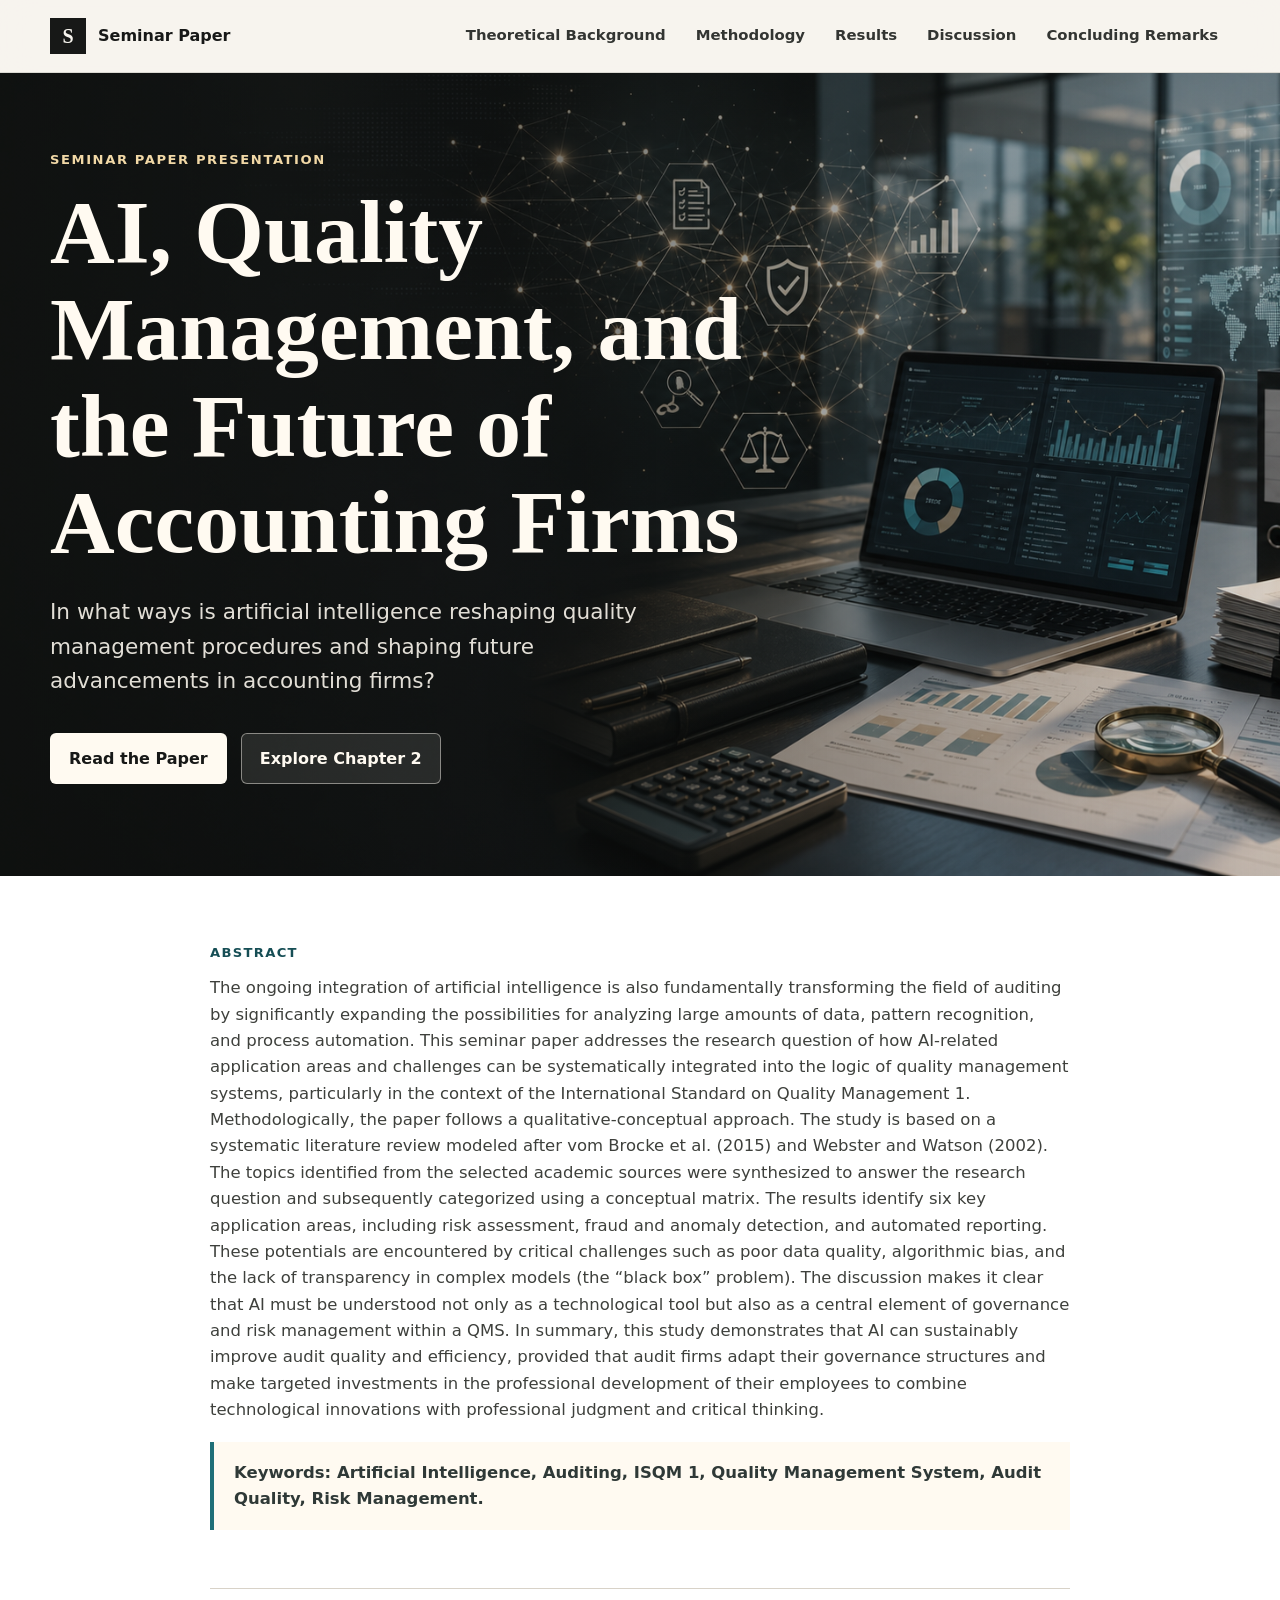
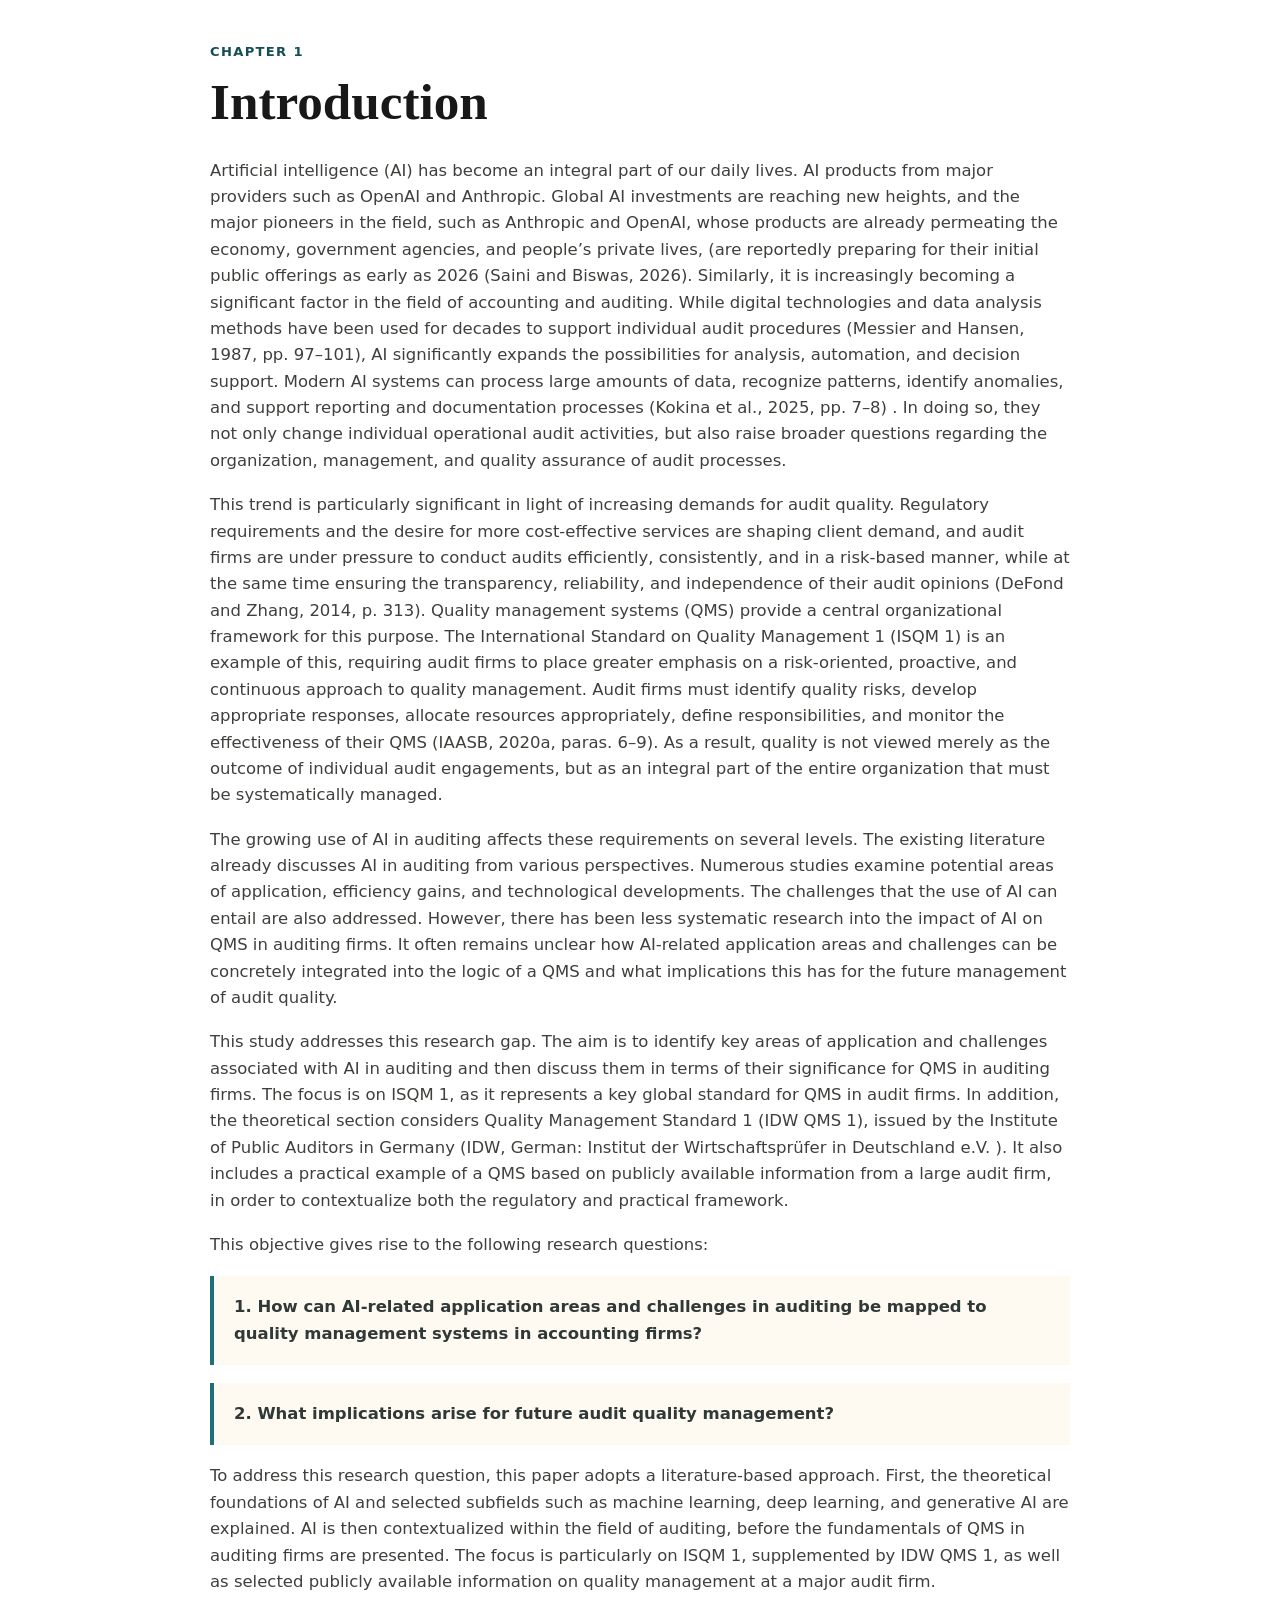
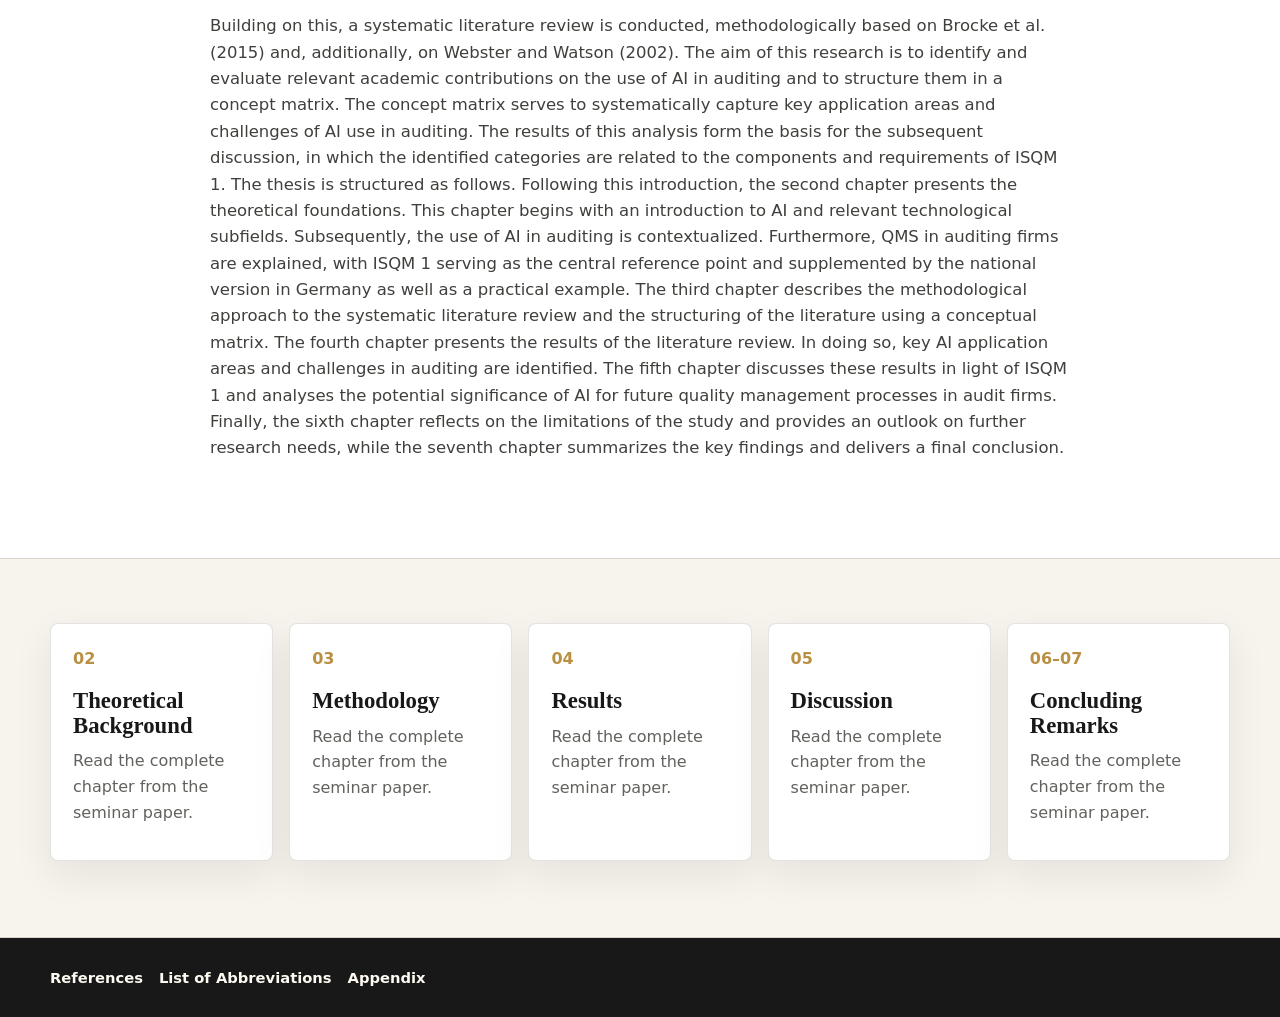
<file: index.html>
<!doctype html>
<html lang="en">
  <head>
    <meta charset="utf-8">
    <meta name="viewport" content="width=device-width, initial-scale=1">
    <title>AI and Quality Management in Accounting Firms | Introduction</title>
    <link rel="stylesheet" href="styles.css">
  </head>
  <body>
    
  <header class="site-header">
    <nav class="nav" aria-label="Main menu">
      <a class="brand" href="index.html" aria-current="page">
        <span class="brand-mark">S</span><span>Seminar Paper</span>
      </a>
      <ul class="menu">
        <li><a href="theoretical-background.html">Theoretical Background</a></li><li><a href="methodology.html">Methodology</a></li><li><a href="results.html">Results</a></li><li><a href="discussion.html">Discussion</a></li><li><a href="concluding-remarks.html">Concluding Remarks</a></li>
      </ul>
    </nav>
  </header>
    <main>
  <section class="hero">
    <div class="hero-inner">
      <p class="eyebrow">Seminar Paper Presentation</p>
      <h1>AI, Quality Management, and the Future of Accounting Firms</h1>
      <p class="hero-copy">In what ways is artificial intelligence reshaping quality management procedures and shaping future advancements in accounting firms?</p>
      <div class="hero-actions">
        <a class="button" href="#abstract">Read the Paper</a>
        <a class="button secondary" href="theoretical-background.html">Explore Chapter 2</a>
      </div>
    </div>
  </section>
  <section class="intro-strip">
    <div class="reading-column">
      <section id="abstract" class="landing-section">
        <p class="section-kicker">Abstract</p>
        <div class="paper-content long-form"><p>The ongoing integration of artificial intelligence is also fundamentally transforming the field of auditing by significantly expanding the possibilities for analyzing large amounts of data, pattern recognition, and process automation. This seminar paper addresses the research question of how AI-related application areas and challenges can be systematically integrated into the logic of quality management systems, particularly in the context of the International Standard on Quality Management 1. Methodologically, the paper follows a qualitative-conceptual approach. The study is based on a systematic literature review modeled after vom Brocke et al. (2015) and Webster and Watson (2002). The topics identified from the selected academic sources were synthesized to answer the research question and subsequently categorized using a conceptual matrix. The results identify six key application areas, including risk assessment, fraud and anomaly detection, and automated reporting. These potentials are encountered by critical challenges such as poor data quality, algorithmic bias, and the lack of transparency in complex models (the “black box” problem). The discussion makes it clear that AI must be understood not only as a technological tool but also as a central element of governance and risk management within a QMS. In summary, this study demonstrates that AI can sustainably improve audit quality and efficiency, provided that audit firms adapt their governance structures and make targeted investments in the professional development of their employees to combine technological innovations with professional judgment and critical thinking.</p>
<p class="keywords">Keywords: Artificial Intelligence, Auditing, ISQM 1, Quality Management System, Audit Quality, Risk Management.</p></div>
      </section>
      <section id="introduction" class="landing-section">
        <p class="section-kicker">Chapter 1</p>
        <h2 class="landing-heading">Introduction</h2>
        <div class="paper-content long-form">
<p>Artificial intelligence (AI) has become an integral part of our daily lives. AI products from major providers such as OpenAI and Anthropic. Global AI investments are reaching new heights, and the major pioneers in the field, such as Anthropic and OpenAI, whose products are already permeating the economy, government agencies, and people’s private lives, (are reportedly preparing for their initial public offerings as early as 2026 (Saini and Biswas, 2026). Similarly, it is increasingly becoming a significant factor in the field of accounting and auditing. While digital technologies and data analysis methods have been used for decades to support individual audit procedures (Messier and Hansen, 1987, pp. 97–101), AI significantly expands the possibilities for analysis, automation, and decision support. Modern AI systems can process large amounts of data, recognize patterns, identify anomalies, and support reporting and documentation processes (Kokina et al., 2025, pp. 7–8) . In doing so, they not only change individual operational audit activities, but also raise broader questions regarding the organization, management, and quality assurance of audit processes.</p>
<p>This trend is particularly significant in light of increasing demands for audit quality. Regulatory requirements and the desire for more cost-effective services are shaping client demand, and audit firms are under pressure to conduct audits efficiently, consistently, and in a risk-based manner, while at the same time ensuring the transparency, reliability, and independence of their audit opinions (DeFond and Zhang, 2014, p. 313). Quality management systems (QMS) provide a central organizational framework for this purpose. The International Standard on Quality Management 1 (ISQM 1) is an example of this, requiring audit firms to place greater emphasis on a risk-oriented, proactive, and continuous approach to quality management. Audit firms must identify quality risks, develop appropriate responses, allocate resources appropriately, define responsibilities, and monitor the effectiveness of their QMS (IAASB, 2020a, paras. 6–9). As a result, quality is not viewed merely as the outcome of individual audit engagements, but as an integral part of the entire organization that must be systematically managed.</p>
<p>The growing use of AI in auditing affects these requirements on several levels. The existing literature already discusses AI in auditing from various perspectives. Numerous studies examine potential areas of application, efficiency gains, and technological developments. The challenges that the use of AI can entail are also addressed. However, there has been less systematic research into the impact of AI on QMS in auditing firms. It often remains unclear how AI-related application areas and challenges can be concretely integrated into the logic of a QMS and what implications this has for the future management of audit quality.</p>
<p>This study addresses this research gap. The aim is to identify key areas of application and challenges associated with AI in auditing and then discuss them in terms of their significance for QMS in auditing firms. The focus is on ISQM 1, as it represents a key global standard for QMS in audit firms. In addition, the theoretical section considers Quality Management Standard 1 (IDW QMS 1), issued by the Institute of Public Auditors in Germany (IDW, German: Institut der Wirtschaftsprüfer in Deutschland e.V. ). It also includes a practical example of a QMS based on publicly available information from a large audit firm, in order to contextualize both the regulatory and practical framework.</p>
<p>This objective gives rise to the following research questions:</p>
<p class="research-question">1. How can AI-related application areas and challenges in auditing be mapped to quality management systems in accounting firms?</p>
<p class="research-question">2. What implications arise for future audit quality management?</p>
<p>To address this research question, this paper adopts a literature-based approach. First, the theoretical foundations of AI and selected subfields such as machine learning, deep learning, and generative AI are explained. AI is then contextualized within the field of auditing, before the fundamentals of QMS in auditing firms are presented. The focus is particularly on ISQM 1, supplemented by IDW QMS 1, as well as selected publicly available information on quality management at a major audit firm.</p>
<p>Building on this, a systematic literature review is conducted, methodologically based on Brocke et al. (2015) and, additionally, on Webster and Watson (2002). The aim of this research is to identify and evaluate relevant academic contributions on the use of AI in auditing and to structure them in a concept matrix. The concept matrix serves to systematically capture key application areas and challenges of AI use in auditing. The results of this analysis form the basis for the subsequent discussion, in which the identified categories are related to the components and requirements of ISQM 1. The thesis is structured as follows. Following this introduction, the second chapter presents the theoretical foundations. This chapter begins with an introduction to AI and relevant technological subfields. Subsequently, the use of AI in auditing is contextualized. Furthermore, QMS in auditing firms are explained, with ISQM 1 serving as the central reference point and supplemented by the national version in Germany as well as a practical example. The third chapter describes the methodological approach to the systematic literature review and the structuring of the literature using a conceptual matrix. The fourth chapter presents the results of the literature review. In doing so, key AI application areas and challenges in auditing are identified. The fifth chapter discusses these results in light of ISQM 1 and analyses the potential significance of AI for future quality management processes in audit firms. Finally, the sixth chapter reflects on the limitations of the study and provides an outlook on further research needs, while the seventh chapter summarizes the key findings and delivers a final conclusion.</p></div>
      </section>
    </div>
  </section>
  <section class="chapter-band" aria-label="Chapters">
    <div class="chapter-grid">
      <a class="chapter-card" href="theoretical-background.html"><span class="chapter-number">02</span><h2>Theoretical Background</h2><p>Read the complete chapter from the seminar paper.</p></a><a class="chapter-card" href="methodology.html"><span class="chapter-number">03</span><h2>Methodology</h2><p>Read the complete chapter from the seminar paper.</p></a><a class="chapter-card" href="results.html"><span class="chapter-number">04</span><h2>Results</h2><p>Read the complete chapter from the seminar paper.</p></a><a class="chapter-card" href="discussion.html"><span class="chapter-number">05</span><h2>Discussion</h2><p>Read the complete chapter from the seminar paper.</p></a><a class="chapter-card" href="concluding-remarks.html"><span class="chapter-number">06–07</span><h2>Concluding Remarks</h2><p>Read the complete chapter from the seminar paper.</p></a>
    </div>
  </section></main>
    
  <footer class="site-footer">
    <div class="footer-inner">
      <nav class="footer-links" aria-label="Supporting pages">
        <a href="references.html">References</a>
        <a href="abbreviations.html">List of Abbreviations</a>
        <a href="appendix.html">Appendix</a>
      </nav>
    </div>
  </footer>
  </body>
</html>
</file>
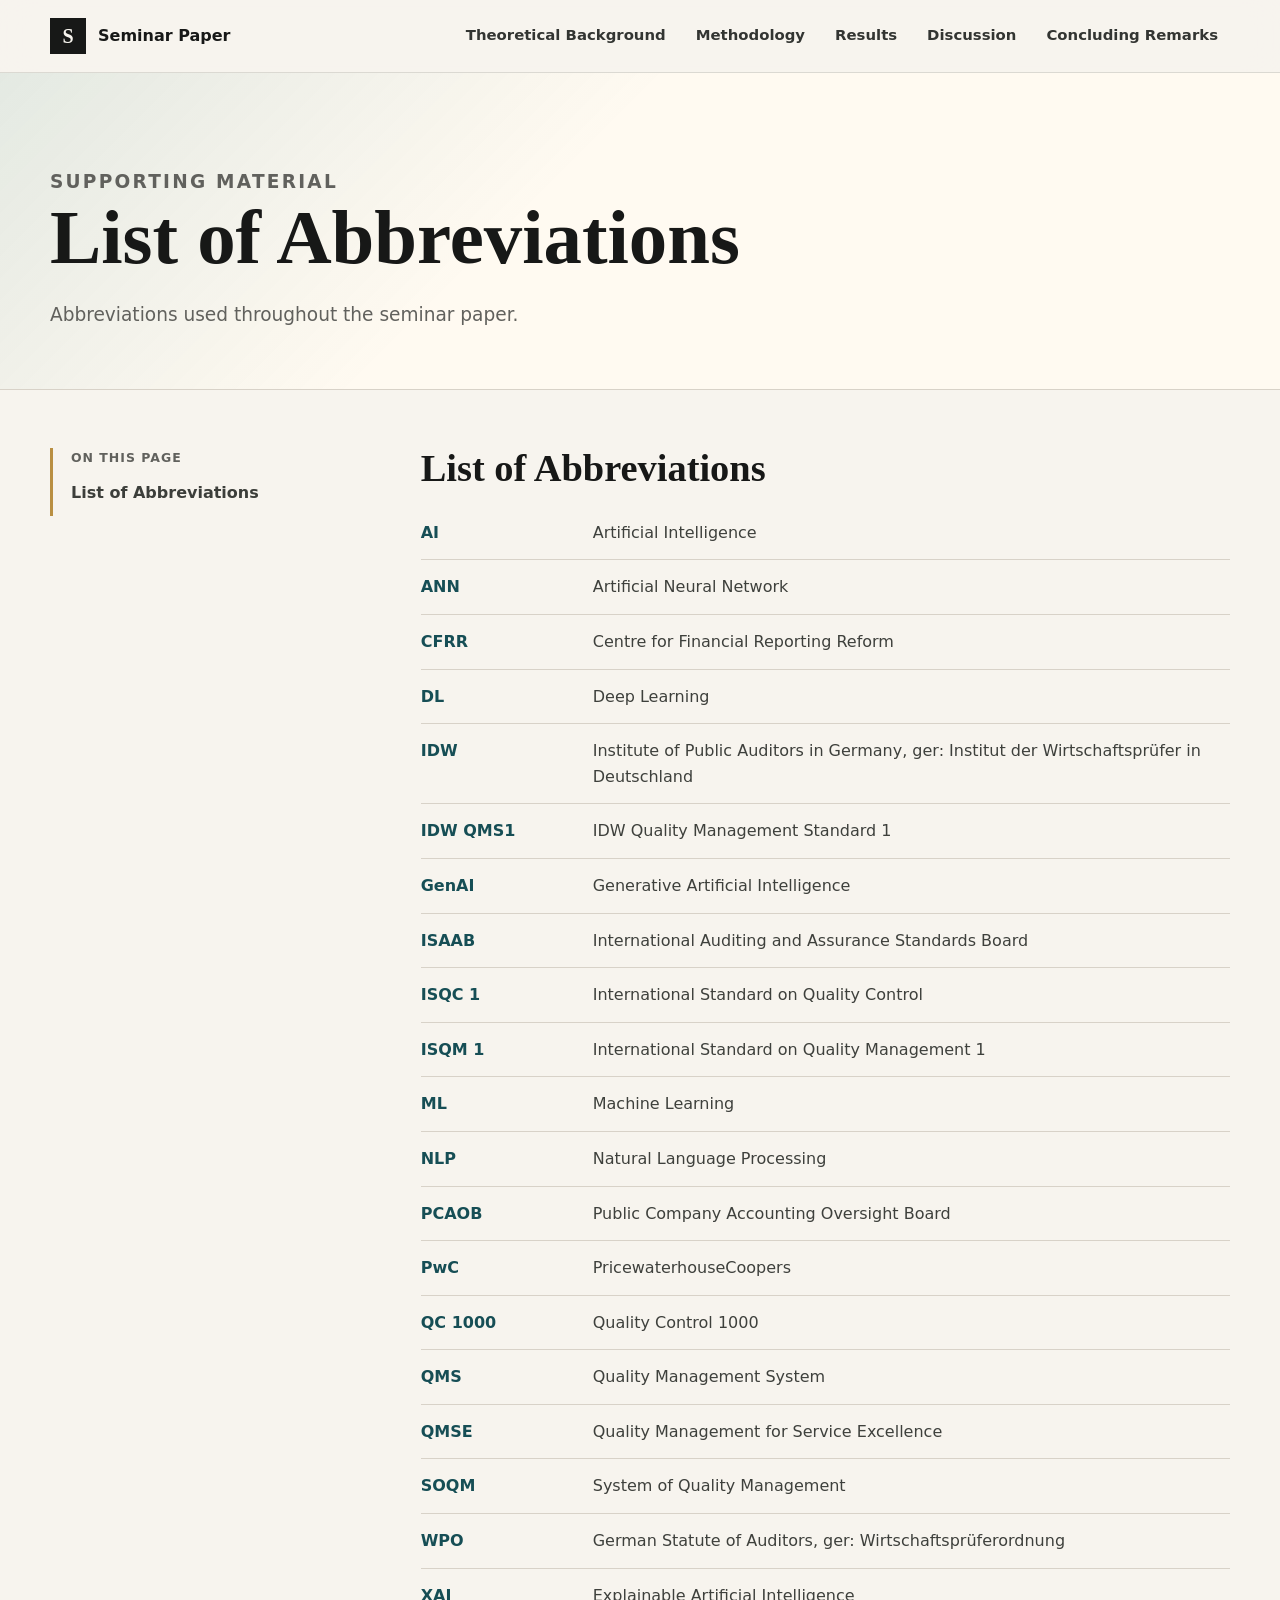
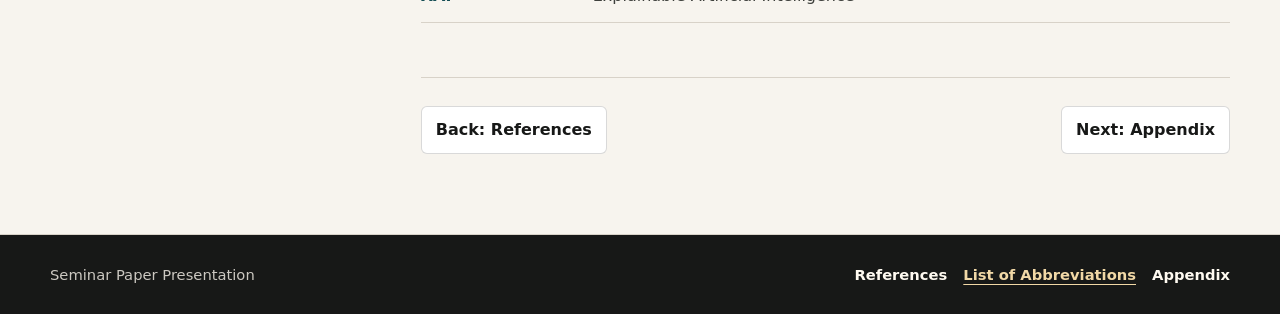
<file: abbreviations.html>
<!doctype html>
<html lang="en">
  <head>
    <meta charset="utf-8">
    <meta name="viewport" content="width=device-width, initial-scale=1">
    <title>Seminar Paper | List of Abbreviations</title>
    <link rel="stylesheet" href="styles.css">
  </head>
  <body>
    
  <header class="site-header">
    <nav class="nav" aria-label="Main menu">
      <a class="brand" href="index.html">
        <span class="brand-mark">S</span><span>Seminar Paper</span>
      </a>
      <ul class="menu">
        <li><a href="theoretical-background.html">Theoretical Background</a></li><li><a href="methodology.html">Methodology</a></li><li><a href="results.html">Results</a></li><li><a href="discussion.html">Discussion</a></li><li><a href="concluding-remarks.html">Concluding Remarks</a></li>
      </ul>
    </nav>
  </header>
    <main>
  <section class="page-hero">
    <div class="page-hero-inner">
      <p class="eyebrow">Supporting Material</p>
      <h1>List of Abbreviations</h1>
      <p>Abbreviations used throughout the seminar paper.</p>
    </div>
  </section>
  <div class="page-grid">
    <aside class="toc" aria-label="Chapter contents">
      <p>On This Page</p>
      <a href="#abbreviations">List of Abbreviations</a>
    </aside>
    <article class="paper-content long-form">
      <section id="abbreviations"><h2>List of Abbreviations</h2><dl class="abbreviation-list"><div><dt>AI</dt><dd>Artificial Intelligence</dd></div><div><dt>ANN</dt><dd>Artificial Neural Network</dd></div><div><dt>CFRR</dt><dd>Centre for Financial Reporting Reform</dd></div><div><dt>DL</dt><dd>Deep Learning</dd></div><div><dt>IDW</dt><dd>Institute of Public Auditors in Germany, ger: Institut der Wirtschaftsprüfer in Deutschland</dd></div><div><dt>IDW QMS1</dt><dd>IDW Quality Management Standard 1</dd></div><div><dt>GenAI</dt><dd>Generative Artificial Intelligence</dd></div><div><dt>ISAAB</dt><dd>International Auditing and Assurance Standards Board</dd></div><div><dt>ISQC 1</dt><dd>International Standard on Quality Control</dd></div><div><dt>ISQM 1</dt><dd>International Standard on Quality Management 1</dd></div><div><dt>ML</dt><dd>Machine Learning</dd></div><div><dt>NLP</dt><dd>Natural Language Processing</dd></div><div><dt>PCAOB</dt><dd>Public Company Accounting Oversight Board</dd></div><div><dt>PwC</dt><dd>PricewaterhouseCoopers</dd></div><div><dt>QC 1000</dt><dd>Quality Control 1000</dd></div><div><dt>QMS</dt><dd>Quality Management System</dd></div><div><dt>QMSE</dt><dd>Quality Management for Service Excellence</dd></div><div><dt>SOQM</dt><dd>System of Quality Management</dd></div><div><dt>WPO</dt><dd>German Statute of Auditors, ger: Wirtschaftsprüferordnung</dd></div><div><dt>XAI</dt><dd>Explainable Artificial Intelligence</dd></div></dl></section>
      <nav class="next-links" aria-label="Page navigation">
        <a href="references.html">Back: References</a>
        <a href="appendix.html">Next: Appendix</a>
      </nav>
    </article>
  </div></main>
    
  <footer class="site-footer">
    <div class="footer-inner">
      <span>Seminar Paper Presentation</span>
      <nav class="footer-links" aria-label="Supporting pages">
        <a href="references.html">References</a>
        <a href="abbreviations.html" aria-current="page">List of Abbreviations</a>
        <a href="appendix.html">Appendix</a>
      </nav>
    </div>
  </footer>
  </body>
</html>
</file>
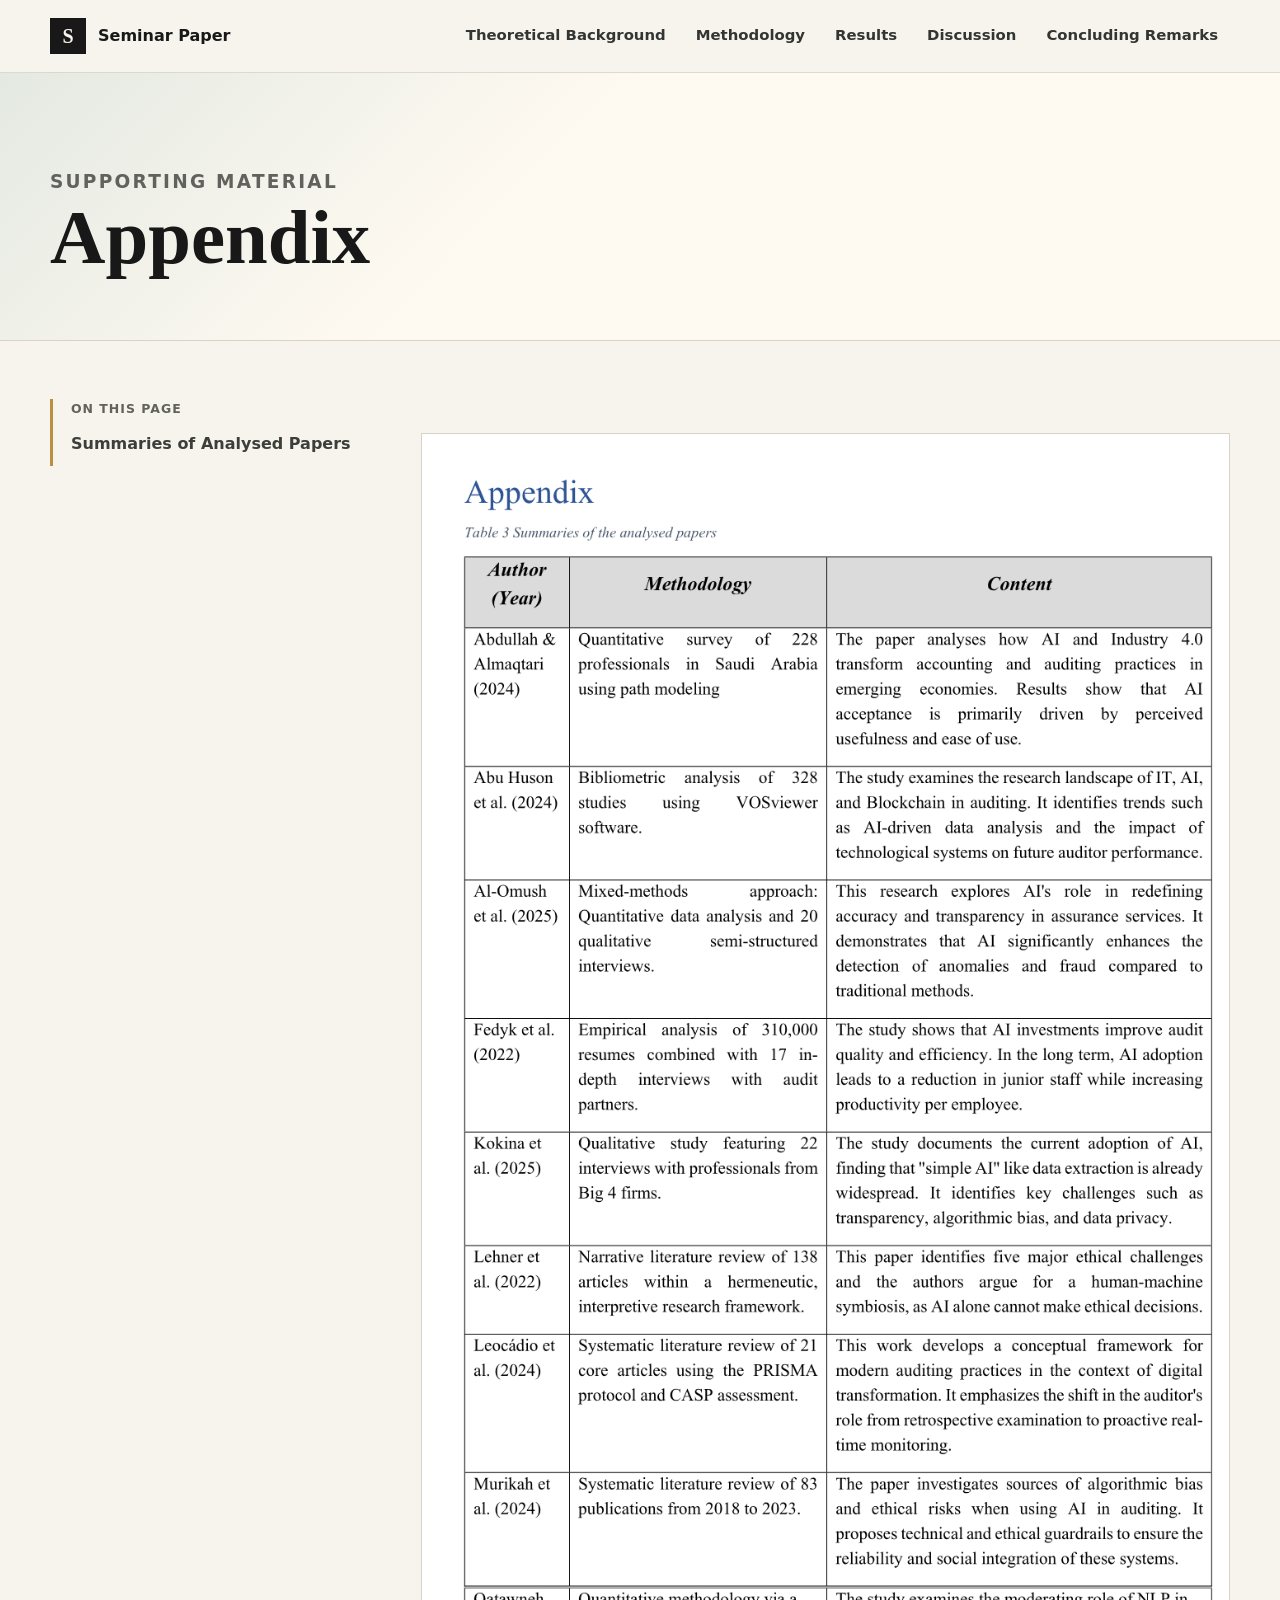
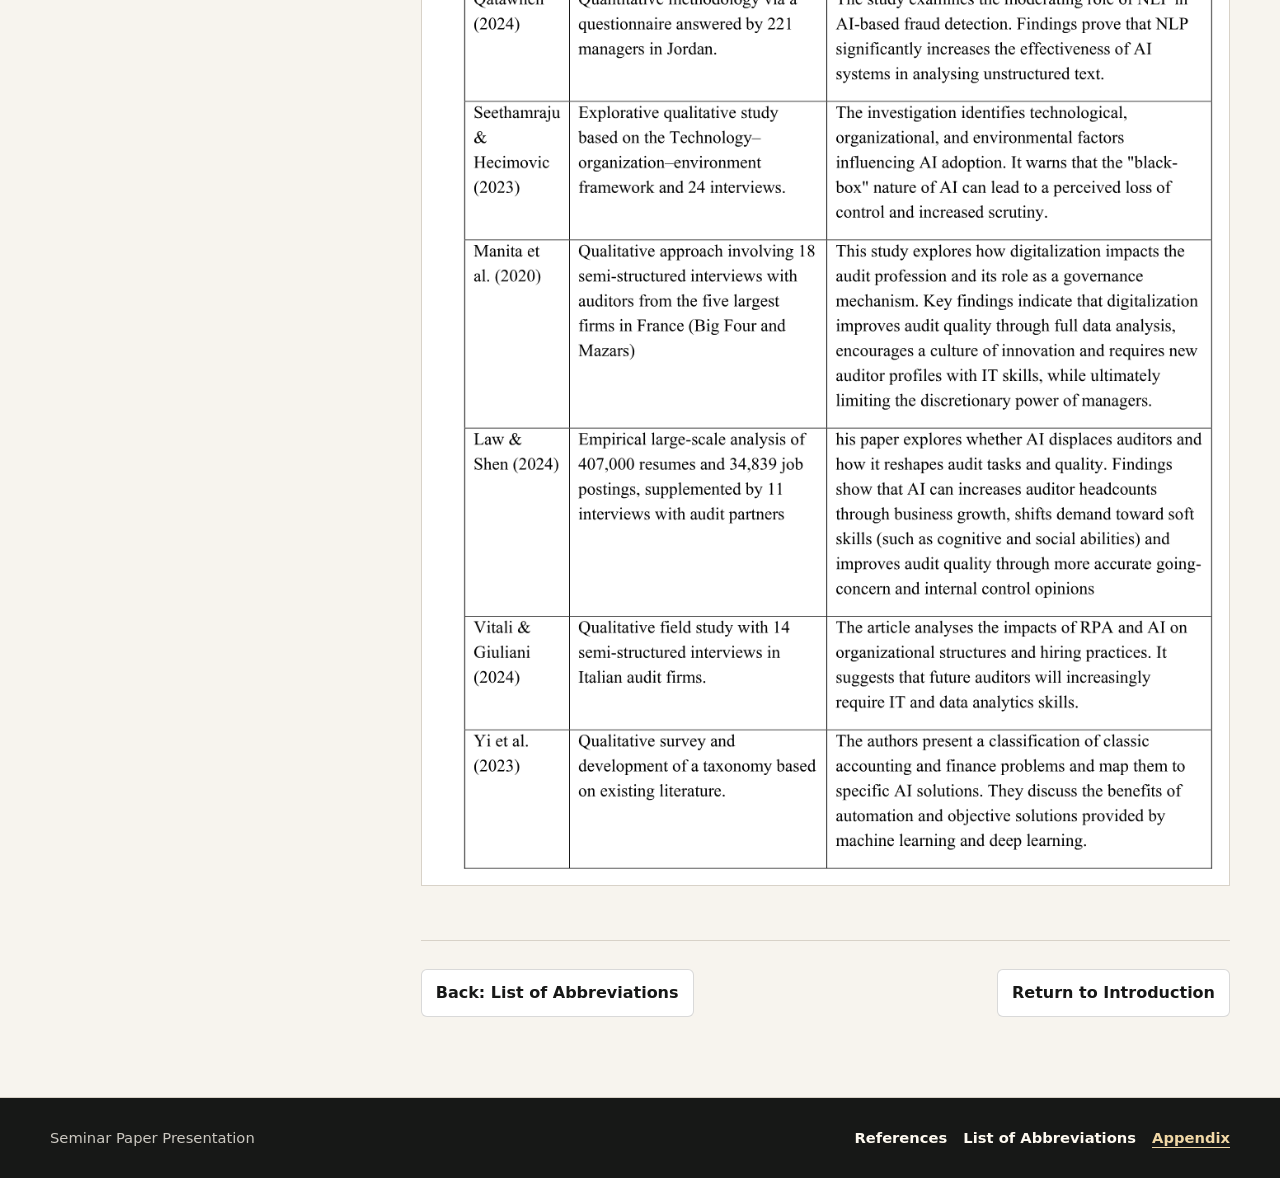
<file: appendix.html>
<!doctype html>
<html lang="en">
  <head>
    <meta charset="utf-8">
    <meta name="viewport" content="width=device-width, initial-scale=1">
    <title>Seminar Paper | Appendix</title>
    <link rel="stylesheet" href="styles.css">
  </head>
  <body>
    
  <header class="site-header">
    <nav class="nav" aria-label="Main menu">
      <a class="brand" href="index.html">
        <span class="brand-mark">S</span><span>Seminar Paper</span>
      </a>
      <ul class="menu">
        <li><a href="theoretical-background.html">Theoretical Background</a></li><li><a href="methodology.html">Methodology</a></li><li><a href="results.html">Results</a></li><li><a href="discussion.html">Discussion</a></li><li><a href="concluding-remarks.html">Concluding Remarks</a></li>
      </ul>
    </nav>
  </header>
    <main>
  <section class="page-hero">
    <div class="page-hero-inner">
      <p class="eyebrow">Supporting Material</p>
      <h1>Appendix</h1>
    </div>
  </section>
  <div class="page-grid">
    <aside class="toc" aria-label="Chapter contents">
      <p>On This Page</p>
      <a href="#analysed-papers">Summaries of Analysed Papers</a>
    </aside>
    <article class="paper-content long-form">
      
  <section id="analysed-papers">
    <figure class="paper-figure appendix-table">
      <img src="assets/appendix-table-3-complete.png" alt="Table 3: Summaries of the analysed papers">
    </figure>
  </section>
      <nav class="next-links" aria-label="Page navigation">
        <a href="abbreviations.html">Back: List of Abbreviations</a>
        <a href="index.html">Return to Introduction</a>
      </nav>
    </article>
  </div></main>
    
  <footer class="site-footer">
    <div class="footer-inner">
      <span>Seminar Paper Presentation</span>
      <nav class="footer-links" aria-label="Supporting pages">
        <a href="references.html">References</a>
        <a href="abbreviations.html">List of Abbreviations</a>
        <a href="appendix.html" aria-current="page">Appendix</a>
      </nav>
    </div>
  </footer>
  </body>
</html>
</file>
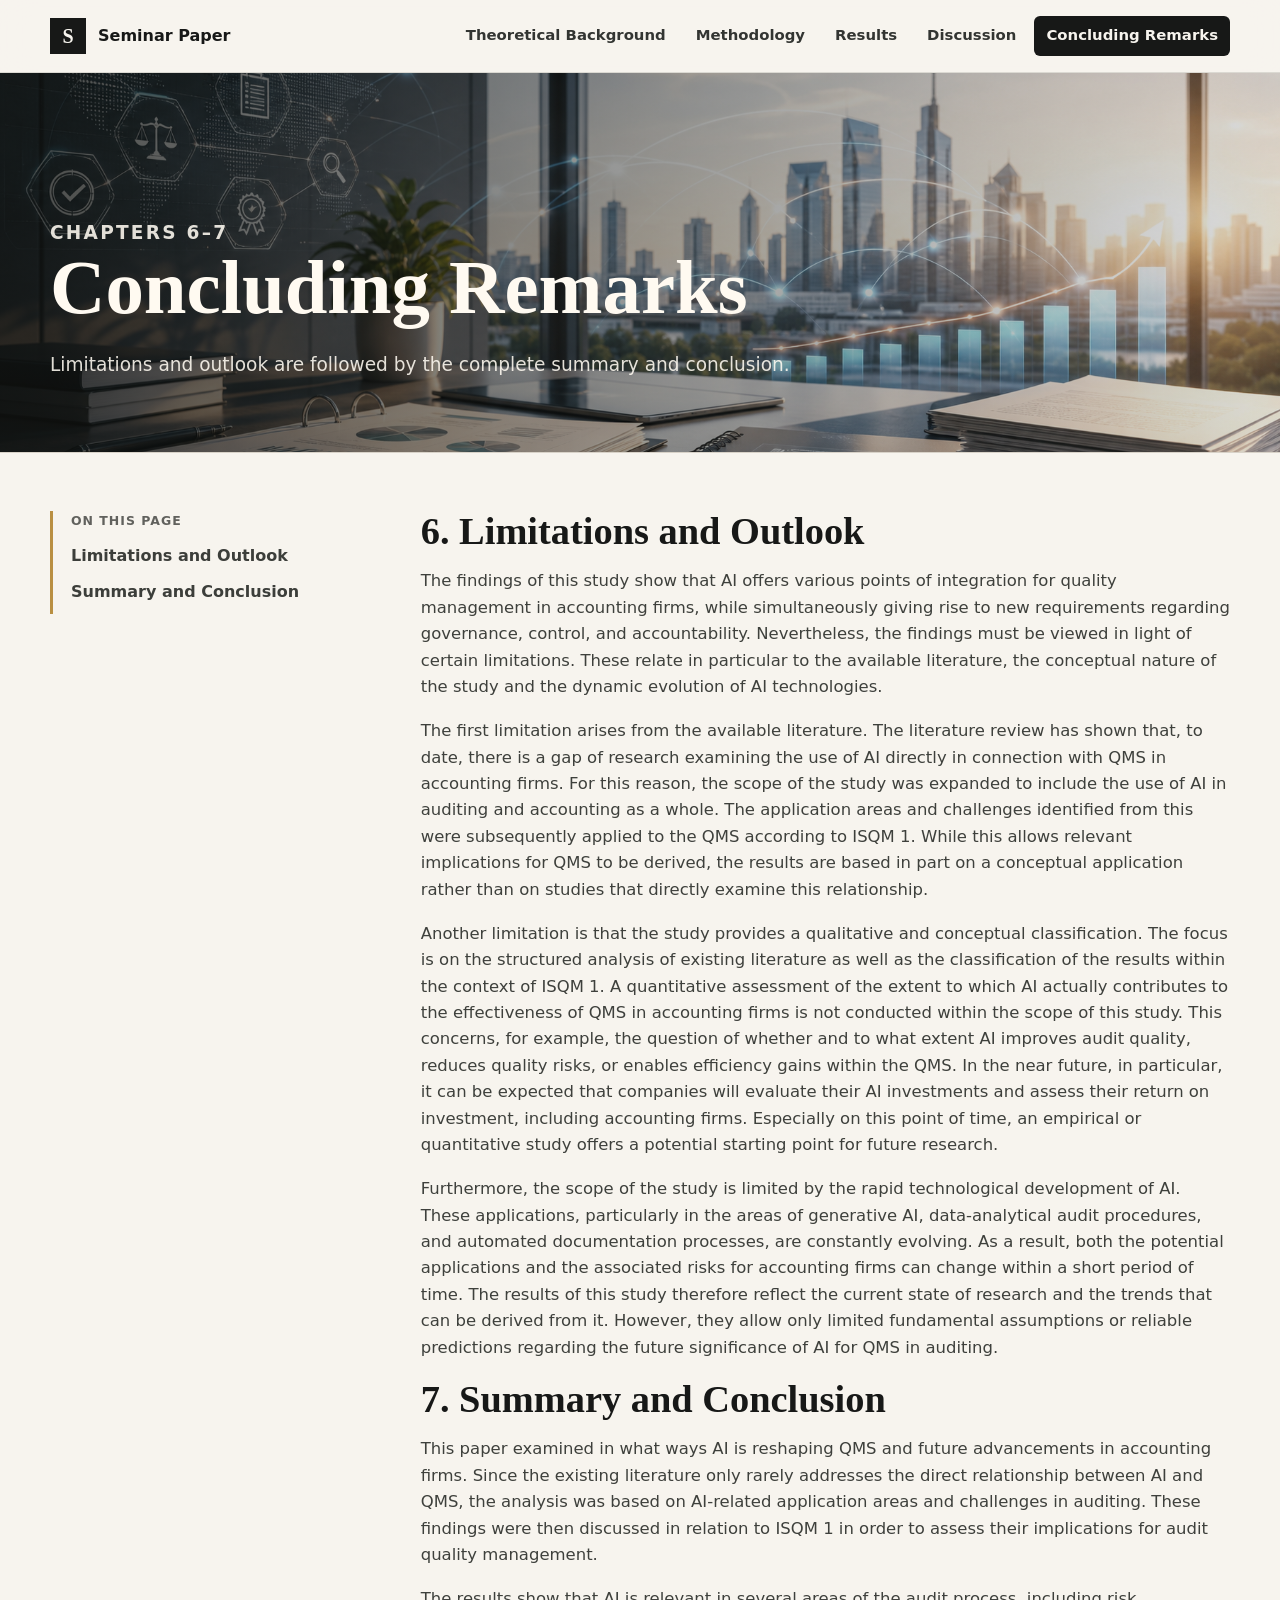
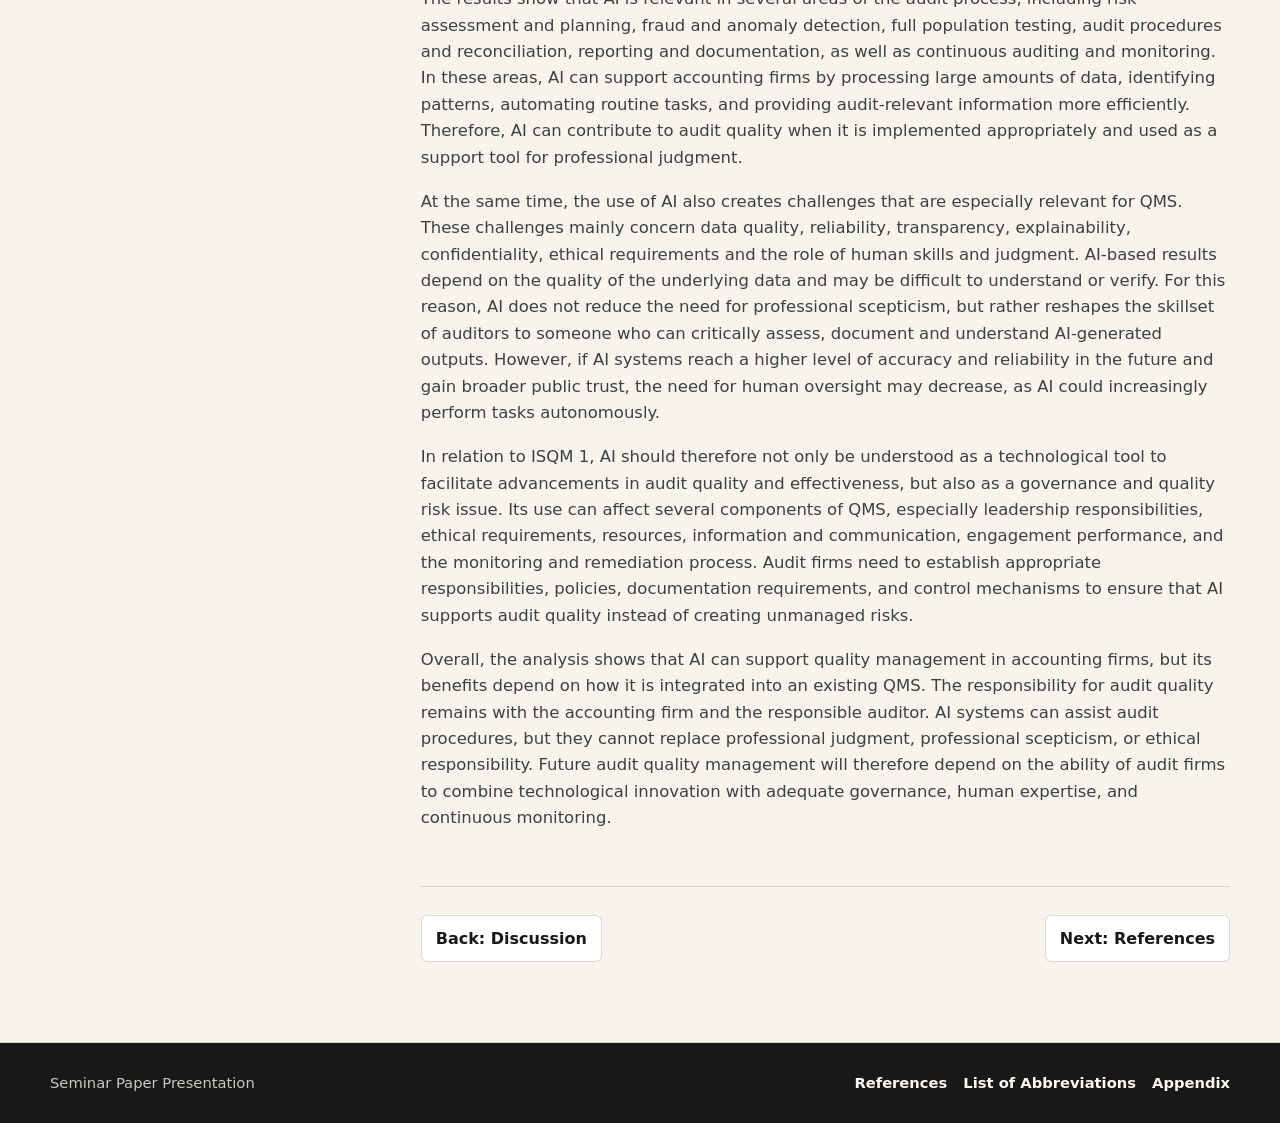
<file: concluding-remarks.html>
<!doctype html>
<html lang="en">
  <head>
    <meta charset="utf-8">
    <meta name="viewport" content="width=device-width, initial-scale=1">
    <title>Seminar Paper | Concluding Remarks</title>
    <link rel="stylesheet" href="styles.css">
  </head>
  <body>
    
  <header class="site-header">
    <nav class="nav" aria-label="Main menu">
      <a class="brand" href="index.html">
        <span class="brand-mark">S</span><span>Seminar Paper</span>
      </a>
      <ul class="menu">
        <li><a href="theoretical-background.html">Theoretical Background</a></li><li><a href="methodology.html">Methodology</a></li><li><a href="results.html">Results</a></li><li><a href="discussion.html">Discussion</a></li><li><a href="concluding-remarks.html" aria-current="page">Concluding Remarks</a></li>
      </ul>
    </nav>
  </header>
    <main>
  <section class="page-hero page-hero-image concluding-hero">
    <div class="page-hero-inner">
      <p class="eyebrow">Chapters 6–7</p>
      <h1>Concluding Remarks</h1>
      <p>Limitations and outlook are followed by the complete summary and conclusion.</p>
    </div>
  </section>
  <div class="page-grid">
    <aside class="toc" aria-label="Chapter contents">
      <p>On This Page</p>
      <a href="#limitations-and-outlook">Limitations and Outlook</a><a href="#summary-and-conclusion">Summary and Conclusion</a>
    </aside>
    <article class="paper-content long-form">
      <h2 id="limitations-and-outlook">6. Limitations and Outlook</h2>
<p>The findings of this study show that AI offers various points of integration for quality management in accounting firms, while simultaneously giving rise to new requirements regarding governance, control, and accountability. Nevertheless, the findings must be viewed in light of certain limitations. These relate in particular to the available literature, the conceptual nature of the study and the dynamic evolution of AI technologies.</p>
<p>The first limitation arises from the available literature. The literature review has shown that, to date, there is a gap of research examining the use of AI directly in connection with QMS in accounting firms. For this reason, the scope of the study was expanded to include the use of AI in auditing and accounting as a whole. The application areas and challenges identified from this were subsequently applied to the QMS according to ISQM 1. While this allows relevant implications for QMS to be derived, the results are based in part on a conceptual application rather than on studies that directly examine this relationship.</p>
<p>Another limitation is that the study provides a qualitative and conceptual classification. The focus is on the structured analysis of existing literature as well as the classification of the results within the context of ISQM 1. A quantitative assessment of the extent to which AI actually contributes to the effectiveness of QMS in accounting firms is not conducted within the scope of this study. This concerns, for example, the question of whether and to what extent AI improves audit quality, reduces quality risks, or enables efficiency gains within the QMS. In the near future, in particular, it can be expected that companies will evaluate their AI investments and assess their return on investment, including accounting firms. Especially on this point of time, an empirical or quantitative study offers a potential starting point for future research.</p>
<p>Furthermore, the scope of the study is limited by the rapid technological development of AI. These applications, particularly in the areas of generative AI, data-analytical audit procedures, and automated documentation processes, are constantly evolving. As a result, both the potential applications and the associated risks for accounting firms can change within a short period of time. The results of this study therefore reflect the current state of research and the trends that can be derived from it. However, they allow only limited fundamental assumptions or reliable predictions regarding the future significance of AI for QMS in auditing.</p>
<h2 id="summary-and-conclusion">7. Summary and Conclusion</h2>
<p>This paper examined in what ways AI is reshaping QMS and future advancements in accounting firms. Since the existing literature only rarely addresses the direct relationship between AI and QMS, the analysis was based on AI-related application areas and challenges in auditing. These findings were then discussed in relation to ISQM 1 in order to assess their implications for audit quality management.</p>
<p>The results show that AI is relevant in several areas of the audit process, including risk assessment and planning, fraud and anomaly detection, full population testing, audit procedures and reconciliation, reporting and documentation, as well as continuous auditing and monitoring. In these areas, AI can support accounting firms by processing large amounts of data, identifying patterns, automating routine tasks, and providing audit-relevant information more efficiently. Therefore, AI can contribute to audit quality when it is implemented appropriately and used as a support tool for professional judgment.</p>
<p>At the same time, the use of AI also creates challenges that are especially relevant for QMS. These challenges mainly concern data quality, reliability, transparency, explainability, confidentiality, ethical requirements and the role of human skills and judgment. AI-based results depend on the quality of the underlying data and may be difficult to understand or verify. For this reason, AI does not reduce the need for professional scepticism, but rather reshapes the skillset of auditors to someone who can critically assess, document and understand AI-generated outputs. However, if AI systems reach a higher level of accuracy and reliability in the future and gain broader public trust, the need for human oversight may decrease, as AI could increasingly perform tasks autonomously.</p>
<p>In relation to ISQM 1, AI should therefore not only be understood as a technological tool to facilitate advancements in audit quality and effectiveness, but also as a governance and quality risk issue. Its use can affect several components of QMS, especially leadership responsibilities, ethical requirements, resources, information and communication, engagement performance, and the monitoring and remediation process. Audit firms need to establish appropriate responsibilities, policies, documentation requirements, and control mechanisms to ensure that AI supports audit quality instead of creating unmanaged risks.</p>
<p>Overall, the analysis shows that AI can support quality management in accounting firms, but its benefits depend on how it is integrated into an existing QMS. The responsibility for audit quality remains with the accounting firm and the responsible auditor. AI systems can assist audit procedures, but they cannot replace professional judgment, professional scepticism, or ethical responsibility. Future audit quality management will therefore depend on the ability of audit firms to combine technological innovation with adequate governance, human expertise, and continuous monitoring.</p>
      <nav class="next-links" aria-label="Page navigation">
        <a href="discussion.html">Back: Discussion</a>
        <a href="references.html">Next: References</a>
      </nav>
    </article>
  </div></main>
    
  <footer class="site-footer">
    <div class="footer-inner">
      <span>Seminar Paper Presentation</span>
      <nav class="footer-links" aria-label="Supporting pages">
        <a href="references.html">References</a>
        <a href="abbreviations.html">List of Abbreviations</a>
        <a href="appendix.html">Appendix</a>
      </nav>
    </div>
  </footer>
  </body>
</html>
</file>
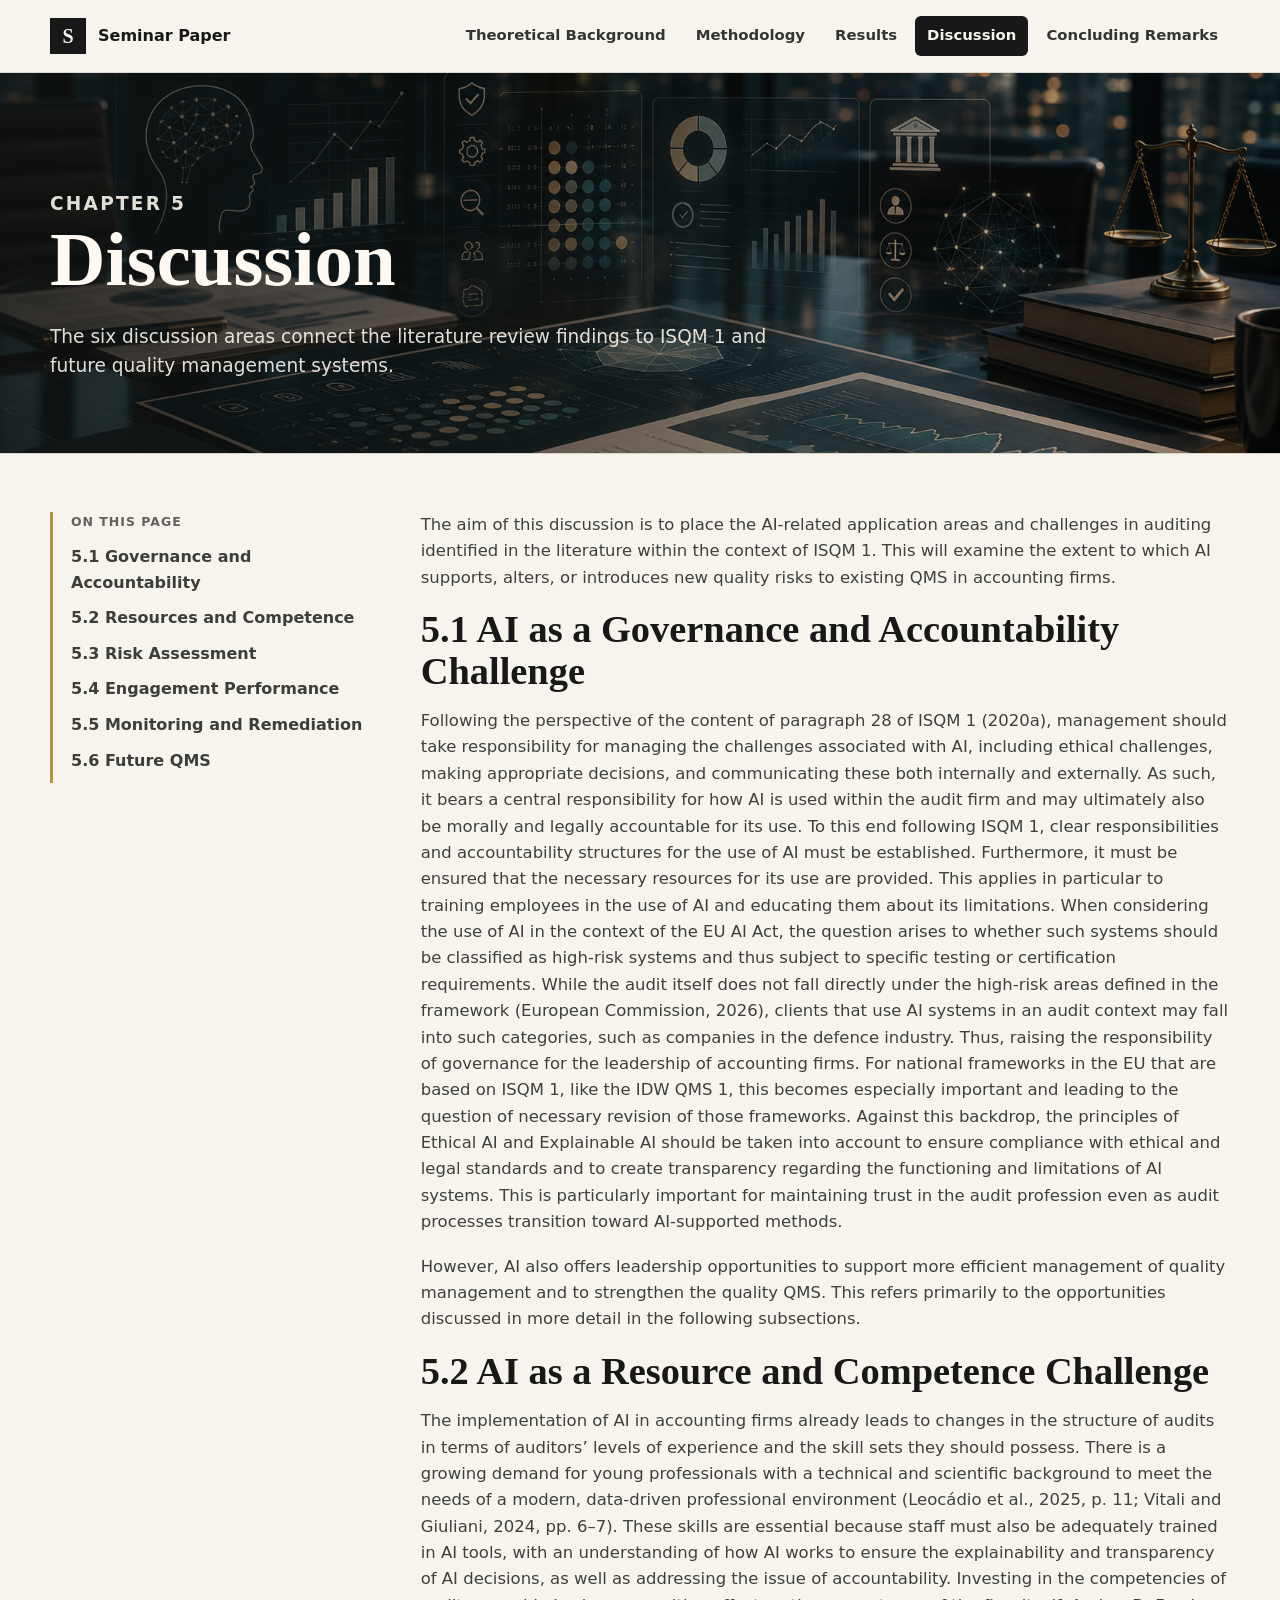
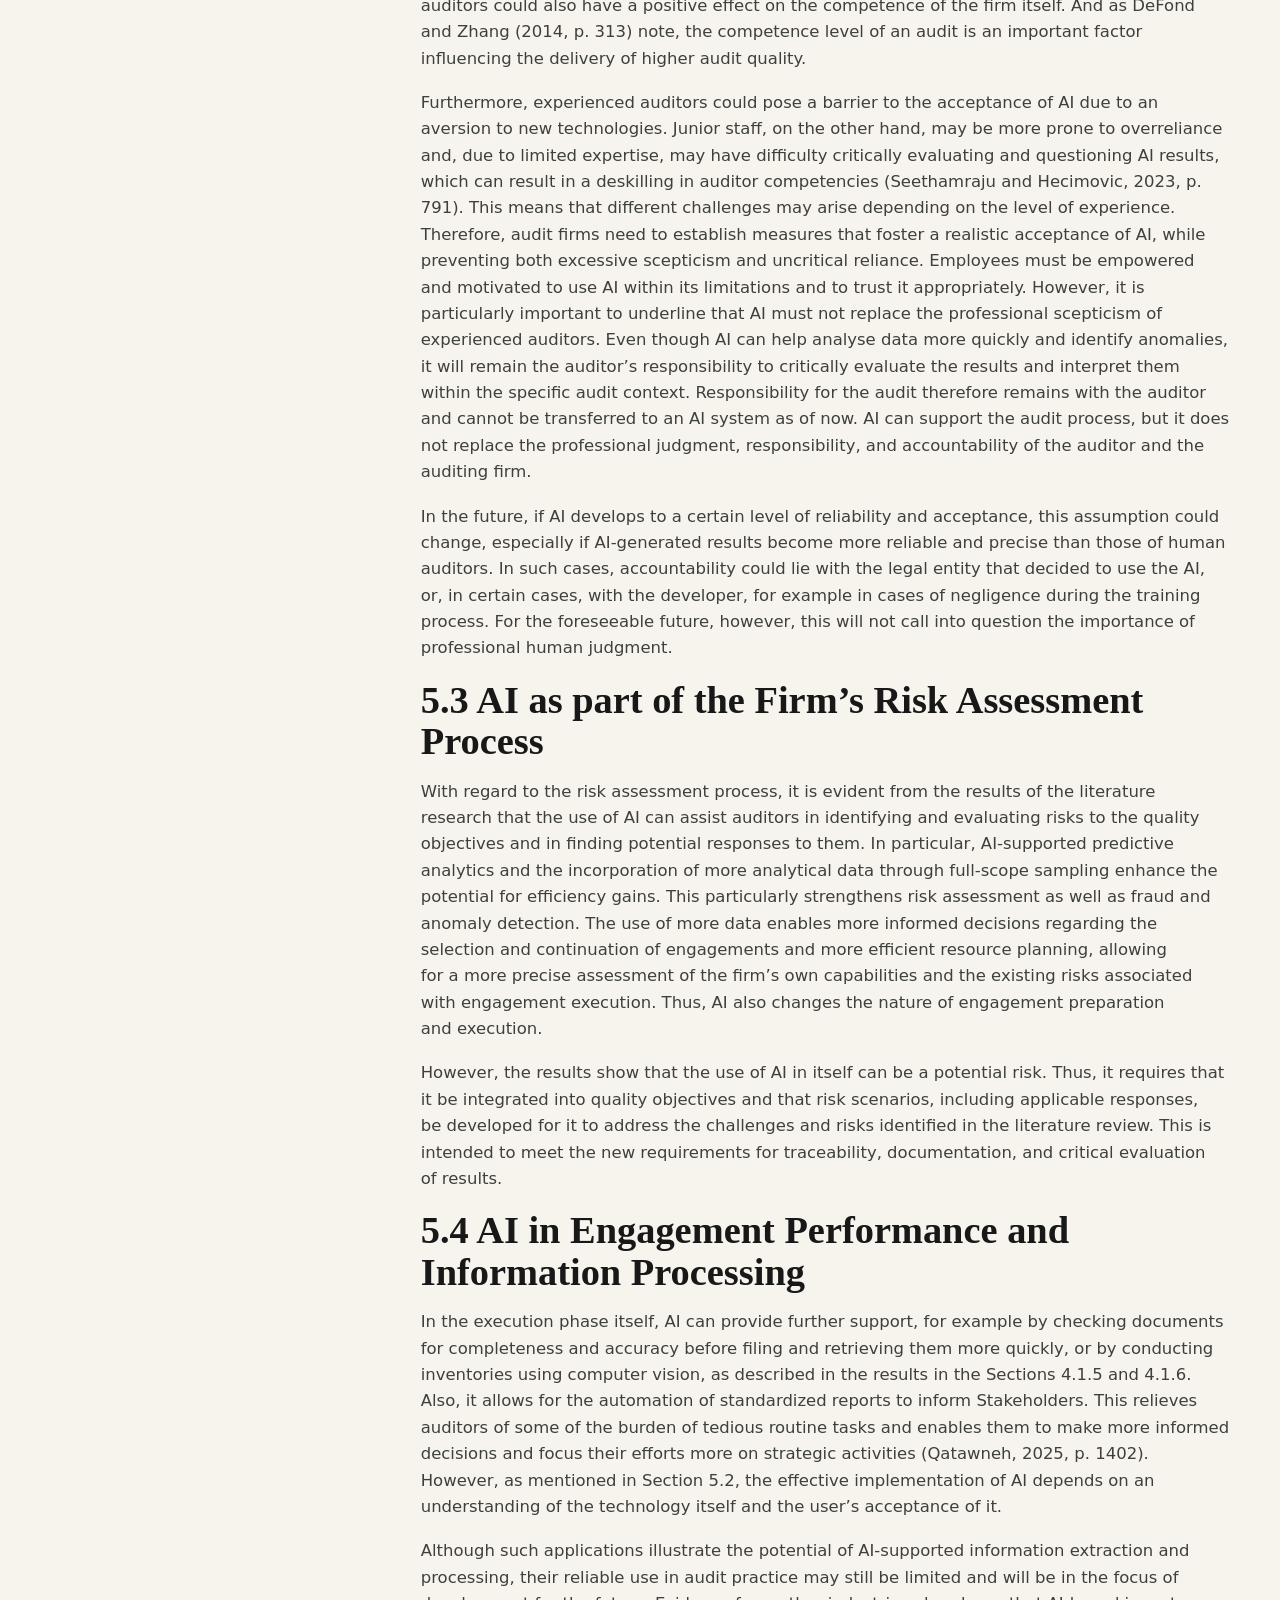
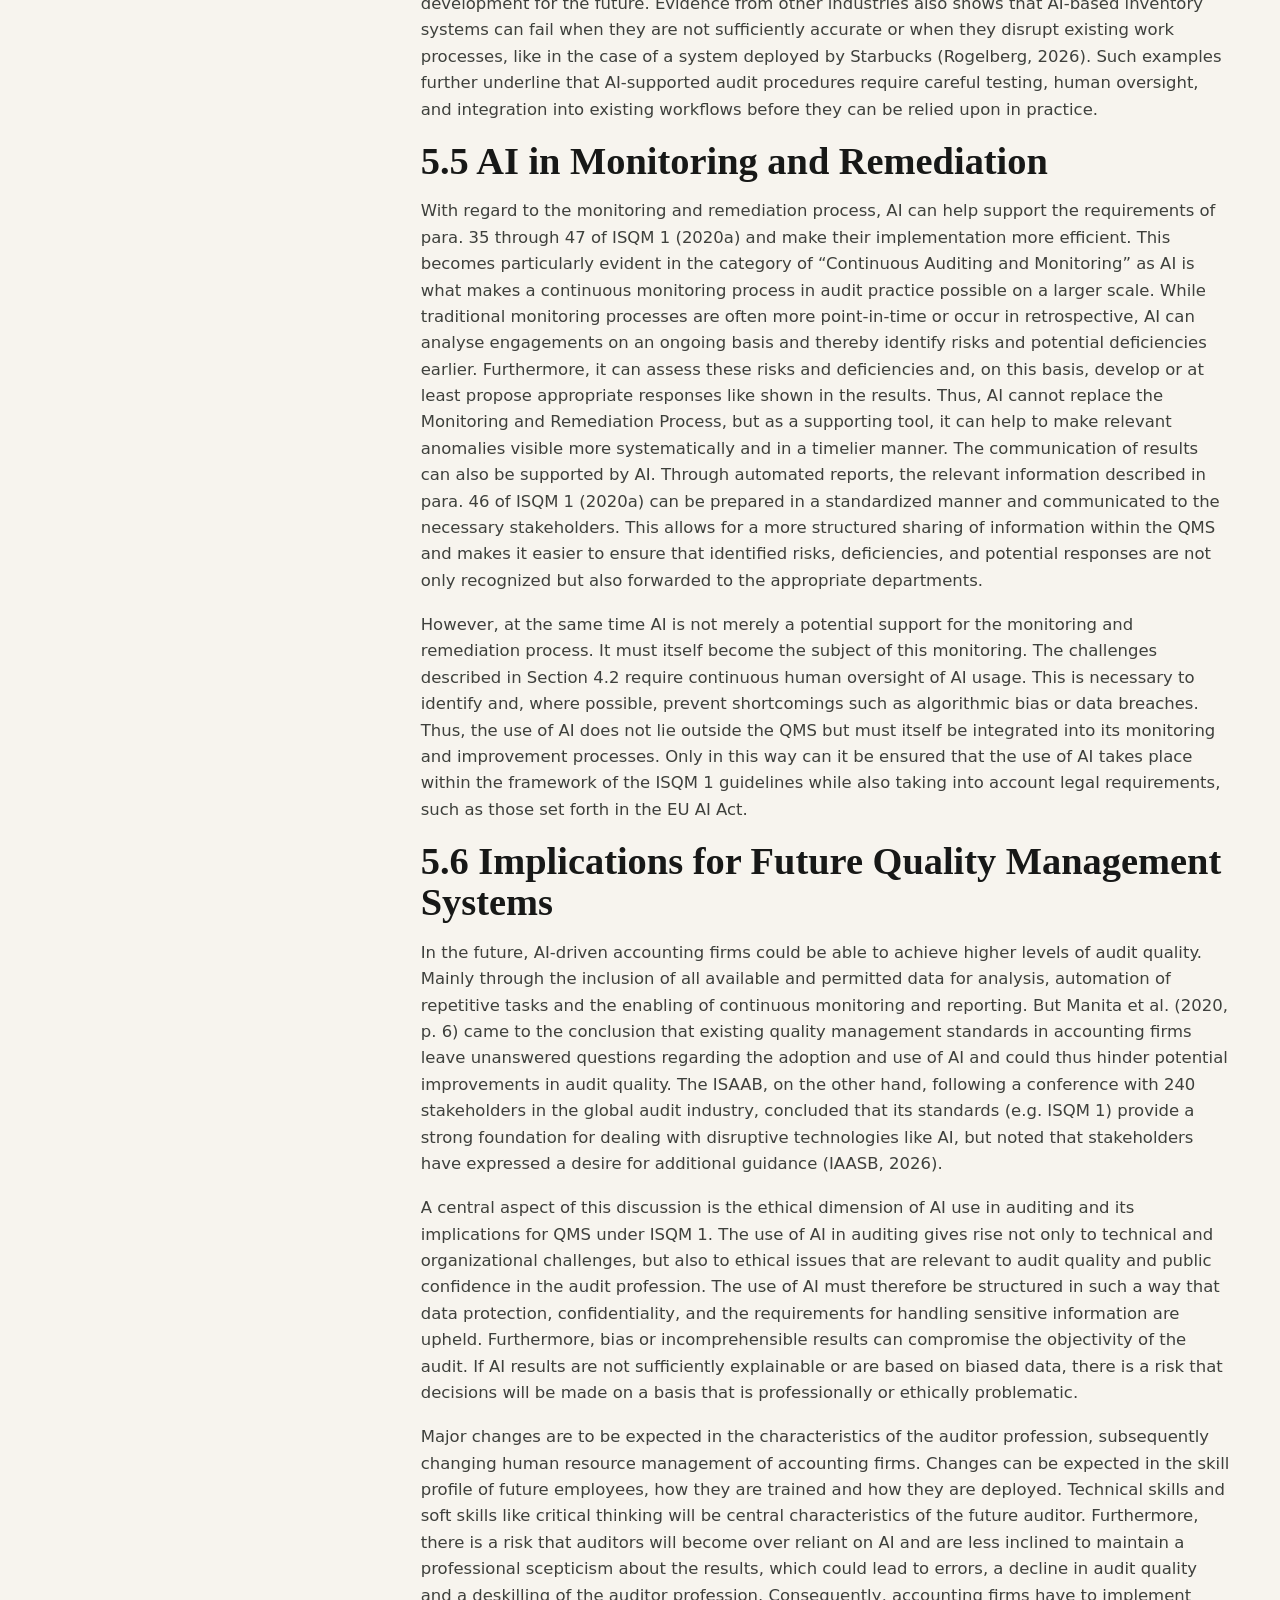
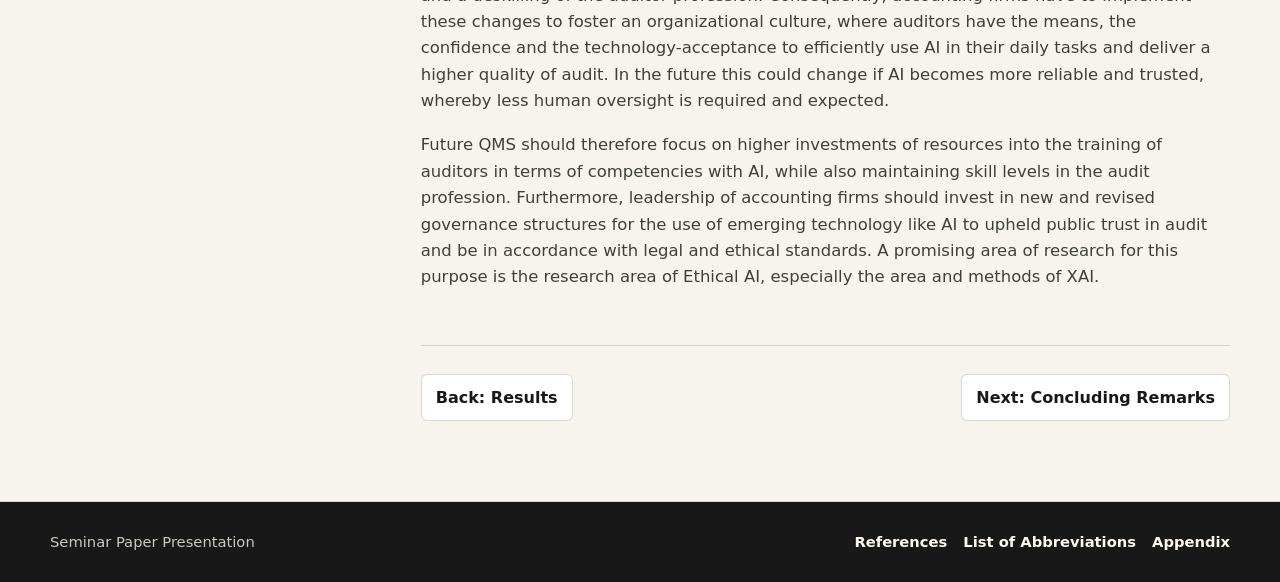
<file: discussion.html>
<!doctype html>
<html lang="en">
  <head>
    <meta charset="utf-8">
    <meta name="viewport" content="width=device-width, initial-scale=1">
    <title>Seminar Paper | Discussion</title>
    <link rel="stylesheet" href="styles.css">
  </head>
  <body>
    
  <header class="site-header">
    <nav class="nav" aria-label="Main menu">
      <a class="brand" href="index.html">
        <span class="brand-mark">S</span><span>Seminar Paper</span>
      </a>
      <ul class="menu">
        <li><a href="theoretical-background.html">Theoretical Background</a></li><li><a href="methodology.html">Methodology</a></li><li><a href="results.html">Results</a></li><li><a href="discussion.html" aria-current="page">Discussion</a></li><li><a href="concluding-remarks.html">Concluding Remarks</a></li>
      </ul>
    </nav>
  </header>
    <main>
  <section class="page-hero page-hero-image discussion-hero">
    <div class="page-hero-inner">
      <p class="eyebrow">Chapter 5</p>
      <h1>Discussion</h1>
      <p>The six discussion areas connect the literature review findings to ISQM 1 and future quality management systems.</p>
    </div>
  </section>
  <div class="page-grid">
    <aside class="toc" aria-label="Chapter contents">
      <p>On This Page</p>
      <a href="#ai-as-a-governance-and-accountability-challenge">5.1 Governance and Accountability</a><a href="#ai-as-a-resource-and-competence-challenge">5.2 Resources and Competence</a><a href="#ai-as-part-of-the-firms-risk-assessment-process">5.3 Risk Assessment</a><a href="#ai-in-engagement-performance-and-information-processing">5.4 Engagement Performance</a><a href="#ai-in-monitoring-and-remediation">5.5 Monitoring and Remediation</a><a href="#implications-for-future-quality-management-systems">5.6 Future QMS</a>
    </aside>
    <article class="paper-content long-form">
      
<p>The aim of this discussion is to place the AI-related application areas and challenges in auditing identified in the literature within the context of ISQM 1. This will examine the extent to which AI supports, alters, or introduces new quality risks to existing QMS in accounting firms.</p>
<h2 id="ai-as-a-governance-and-accountability-challenge">5.1 AI as a Governance and Accountability Challenge</h2>
<p>Following the perspective of the content of paragraph 28 of ISQM 1 (2020a), management should take responsibility for managing the challenges associated with AI, including ethical challenges, making appropriate decisions, and communicating these both internally and externally. As such, it bears a central responsibility for how AI is used within the audit firm and may ultimately also be morally and legally accountable for its use. To this end following ISQM 1, clear responsibilities and accountability structures for the use of AI must be established. Furthermore, it must be ensured that the necessary resources for its use are provided. This applies in particular to training employees in the use of AI and educating them about its limitations. When considering the use of AI in the context of the EU AI Act, the question arises to whether such systems should be classified as high-risk systems and thus subject to specific testing or certification requirements. While the audit itself does not fall directly under the high-risk areas defined in the framework (European Commission, 2026), clients that use AI systems in an audit context may fall into such categories, such as companies in the defence industry. Thus, raising the responsibility of governance for the leadership of accounting firms. For national frameworks in the EU that are based on ISQM 1, like the IDW QMS 1, this becomes especially important and leading to the question of necessary revision of those frameworks. Against this backdrop, the principles of Ethical AI and Explainable AI should be taken into account to ensure compliance with ethical and legal standards and to create transparency regarding the functioning and limitations of AI systems. This is particularly important for maintaining trust in the audit profession even as audit processes transition toward AI-supported methods.</p>
<p>However, AI also offers leadership opportunities to support more efficient management of quality management and to strengthen the quality QMS. This refers primarily to the opportunities discussed in more detail in the following subsections.</p>
<h2 id="ai-as-a-resource-and-competence-challenge">5.2 AI as a Resource and Competence Challenge</h2>
<p>The implementation of AI in accounting firms already leads to changes in the structure of audits in terms of auditors’ levels of experience and the skill sets they should possess. There is a growing demand for young professionals with a technical and scientific background to meet the needs of a modern, data-driven professional environment (Leocádio et al., 2025, p. 11; Vitali and Giuliani, 2024, pp. 6–7). These skills are essential because staff must also be adequately trained in AI tools, with an understanding of how AI works to ensure the explainability and transparency of AI decisions, as well as addressing the issue of accountability. Investing in the competencies of auditors could also have a positive effect on the competence of the firm itself. And as DeFond and Zhang (2014, p. 313) note, the competence level of an audit is an important factor influencing the delivery of higher audit quality.</p>
<p>Furthermore, experienced auditors could pose a barrier to the acceptance of AI due to an aversion to new technologies. Junior staff, on the other hand, may be more prone to overreliance and, due to limited expertise, may have difficulty critically evaluating and questioning AI results, which can result in a deskilling in auditor competencies (Seethamraju and Hecimovic, 2023, p. 791). This means that different challenges may arise depending on the level of experience. Therefore, audit firms need to establish measures that foster a realistic acceptance of AI, while preventing both excessive scepticism and uncritical reliance. Employees must be empowered and motivated to use AI within its limitations and to trust it appropriately. However, it is particularly important to underline that AI must not replace the professional scepticism of experienced auditors. Even though AI can help analyse data more quickly and identify anomalies, it will remain the auditor’s responsibility to critically evaluate the results and interpret them within the specific audit context. Responsibility for the audit therefore remains with the auditor and cannot be transferred to an AI system as of now. AI can support the audit process, but it does not replace the professional judgment, responsibility, and accountability of the auditor and the auditing firm.</p>
<p>In the future, if AI develops to a certain level of reliability and acceptance, this assumption could change, especially if AI-generated results become more reliable and precise than those of human auditors. In such cases, accountability could lie with the legal entity that decided to use the AI, or, in certain cases, with the developer, for example in cases of negligence during the training process. For the foreseeable future, however, this will not call into question the importance of professional human judgment.</p>
<h2 id="ai-as-part-of-the-firms-risk-assessment-process">5.3 AI as part of the Firm’s Risk Assessment Process</h2>
<p>With regard to the risk assessment process, it is evident from the results of the literature research that the use of AI can assist auditors in identifying and evaluating risks to the quality objectives and in finding potential responses to them. In particular, AI-supported predictive analytics and the incorporation of more analytical data through full-scope sampling enhance the potential for efficiency gains. This particularly strengthens risk assessment as well as fraud and anomaly detection. The use of more data enables more informed decisions regarding the selection and continuation of engagements and more efficient resource planning, allowing for a more precise assessment of the firm’s own capabilities and the existing risks associated with engagement execution. Thus, AI also changes the nature of engagement preparation and execution.</p>
<p>However, the results show that the use of AI in itself can be a potential risk. Thus, it requires that it be integrated into quality objectives and that risk scenarios, including applicable responses, be developed for it to address the challenges and risks identified in the literature review. This is intended to meet the new requirements for traceability, documentation, and critical evaluation of results.</p>
<h2 id="ai-in-engagement-performance-and-information-processing">5.4 AI in Engagement Performance and Information Processing</h2>
<p>In the execution phase itself, AI can provide further support, for example by checking documents for completeness and accuracy before filing and retrieving them more quickly, or by conducting inventories using computer vision, as described in the results in the Sections 4.1.5 and 4.1.6. Also, it allows for the automation of standardized reports to inform Stakeholders. This relieves auditors of some of the burden of tedious routine tasks and enables them to make more informed decisions and focus their efforts more on strategic activities (Qatawneh, 2025, p. 1402). However, as mentioned in Section 5.2, the effective implementation of AI depends on an understanding of the technology itself and the user’s acceptance of it.</p>
<p>Although such applications illustrate the potential of AI-supported information extraction and processing, their reliable use in audit practice may still be limited and will be in the focus of development for the future. Evidence from other industries also shows that AI-based inventory systems can fail when they are not sufficiently accurate or when they disrupt existing work processes, like in the case of a system deployed by Starbucks (Rogelberg, 2026). Such examples further underline that AI-supported audit procedures require careful testing, human oversight, and integration into existing workflows before they can be relied upon in practice.</p>
<h2 id="ai-in-monitoring-and-remediation">5.5 AI in Monitoring and Remediation</h2>
<p>With regard to the monitoring and remediation process, AI can help support the requirements of para. 35 through 47 of ISQM 1 (2020a) and make their implementation more efficient. This becomes particularly evident in the category of “Continuous Auditing and Monitoring” as AI is what makes a continuous monitoring process in audit practice possible on a larger scale. While traditional monitoring processes are often more point-in-time or occur in retrospective, AI can analyse engagements on an ongoing basis and thereby identify risks and potential deficiencies earlier. Furthermore, it can assess these risks and deficiencies and, on this basis, develop or at least propose appropriate responses like shown in the results. Thus, AI cannot replace the Monitoring and Remediation Process, but as a supporting tool, it can help to make relevant anomalies visible more systematically and in a timelier manner. The communication of results can also be supported by AI. Through automated reports, the relevant information described in para. 46 of ISQM 1 (2020a) can be prepared in a standardized manner and communicated to the necessary stakeholders. This allows for a more structured sharing of information within the QMS and makes it easier to ensure that identified risks, deficiencies, and potential responses are not only recognized but also forwarded to the appropriate departments.</p>
<p>However, at the same time AI is not merely a potential support for the monitoring and remediation process. It must itself become the subject of this monitoring. The challenges described in Section 4.2 require continuous human oversight of AI usage. This is necessary to identify and, where possible, prevent shortcomings such as algorithmic bias or data breaches. Thus, the use of AI does not lie outside the QMS but must itself be integrated into its monitoring and improvement processes. Only in this way can it be ensured that the use of AI takes place within the framework of the ISQM 1 guidelines while also taking into account legal requirements, such as those set forth in the EU AI Act.</p>
<h2 id="implications-for-future-quality-management-systems">5.6 Implications for Future Quality Management Systems</h2>
<p>In the future, AI-driven accounting firms could be able to achieve higher levels of audit quality. Mainly through the inclusion of all available and permitted data for analysis, automation of repetitive tasks and the enabling of continuous monitoring and reporting. But Manita et al. (2020, p. 6) came to the conclusion that existing quality management standards in accounting firms leave unanswered questions regarding the adoption and use of AI and could thus hinder potential improvements in audit quality. The ISAAB, on the other hand, following a conference with 240 stakeholders in the global audit industry, concluded that its standards (e.g. ISQM 1) provide a strong foundation for dealing with disruptive technologies like AI, but noted that stakeholders have expressed a desire for additional guidance (IAASB, 2026).</p>
<p>A central aspect of this discussion is the ethical dimension of AI use in auditing and its implications for QMS under ISQM 1. The use of AI in auditing gives rise not only to technical and organizational challenges, but also to ethical issues that are relevant to audit quality and public confidence in the audit profession. The use of AI must therefore be structured in such a way that data protection, confidentiality, and the requirements for handling sensitive information are upheld. Furthermore, bias or incomprehensible results can compromise the objectivity of the audit. If AI results are not sufficiently explainable or are based on biased data, there is a risk that decisions will be made on a basis that is professionally or ethically problematic.</p>
<p>Major changes are to be expected in the characteristics of the auditor profession, subsequently changing human resource management of accounting firms. Changes can be expected in the skill profile of future employees, how they are trained and how they are deployed. Technical skills and soft skills like critical thinking will be central characteristics of the future auditor. Furthermore, there is a risk that auditors will become over reliant on AI and are less inclined to maintain a professional scepticism about the results, which could lead to errors, a decline in audit quality and a deskilling of the auditor profession. Consequently, accounting firms have to implement these changes to foster an organizational culture, where auditors have the means, the confidence and the technology-acceptance to efficiently use AI in their daily tasks and deliver a higher quality of audit. In the future this could change if AI becomes more reliable and trusted, whereby less human oversight is required and expected.</p>
<p>Future QMS should therefore focus on higher investments of resources into the training of auditors in terms of competencies with AI, while also maintaining skill levels in the audit profession. Furthermore, leadership of accounting firms should invest in new and revised governance structures for the use of emerging technology like AI to upheld public trust in audit and be in accordance with legal and ethical standards. A promising area of research for this purpose is the research area of Ethical AI, especially the area and methods of XAI.</p>
      <nav class="next-links" aria-label="Page navigation">
        <a href="results.html">Back: Results</a>
        <a href="concluding-remarks.html">Next: Concluding Remarks</a>
      </nav>
    </article>
  </div></main>
    
  <footer class="site-footer">
    <div class="footer-inner">
      <span>Seminar Paper Presentation</span>
      <nav class="footer-links" aria-label="Supporting pages">
        <a href="references.html">References</a>
        <a href="abbreviations.html">List of Abbreviations</a>
        <a href="appendix.html">Appendix</a>
      </nav>
    </div>
  </footer>
  </body>
</html>
</file>
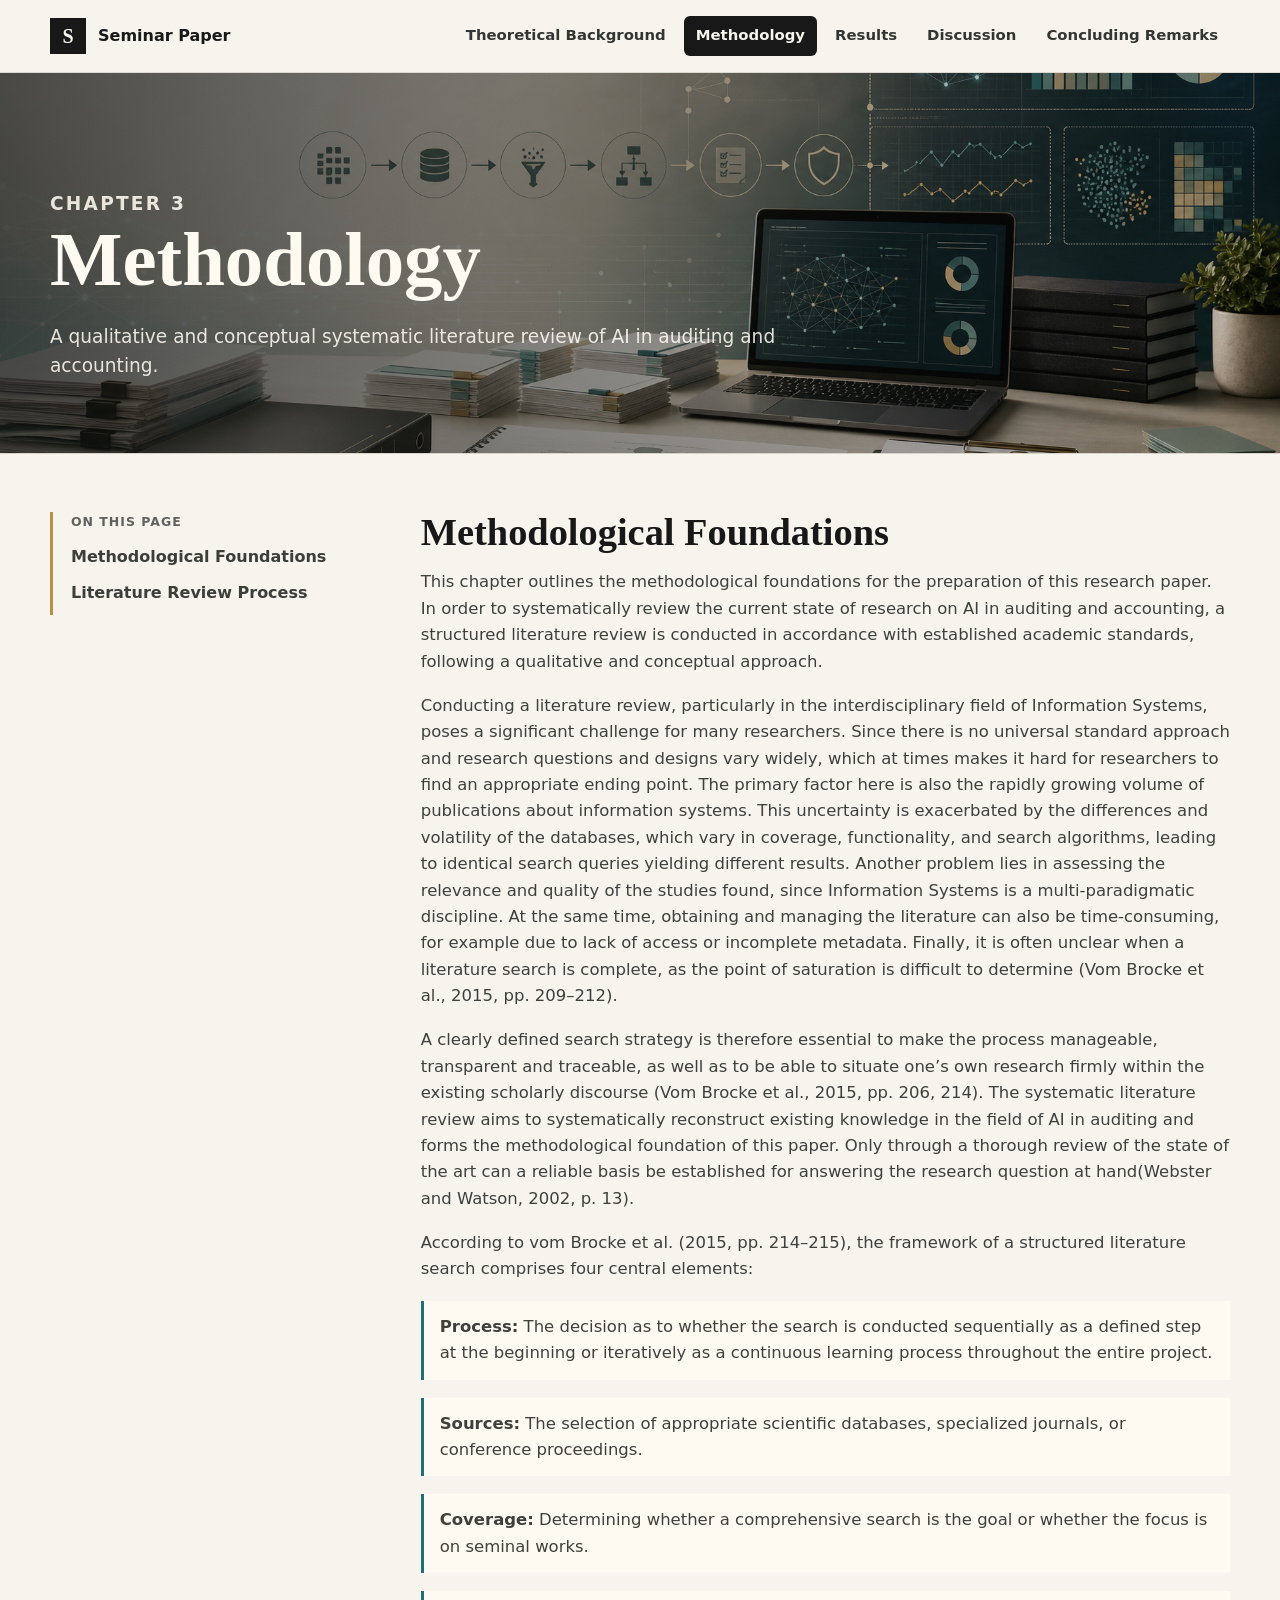
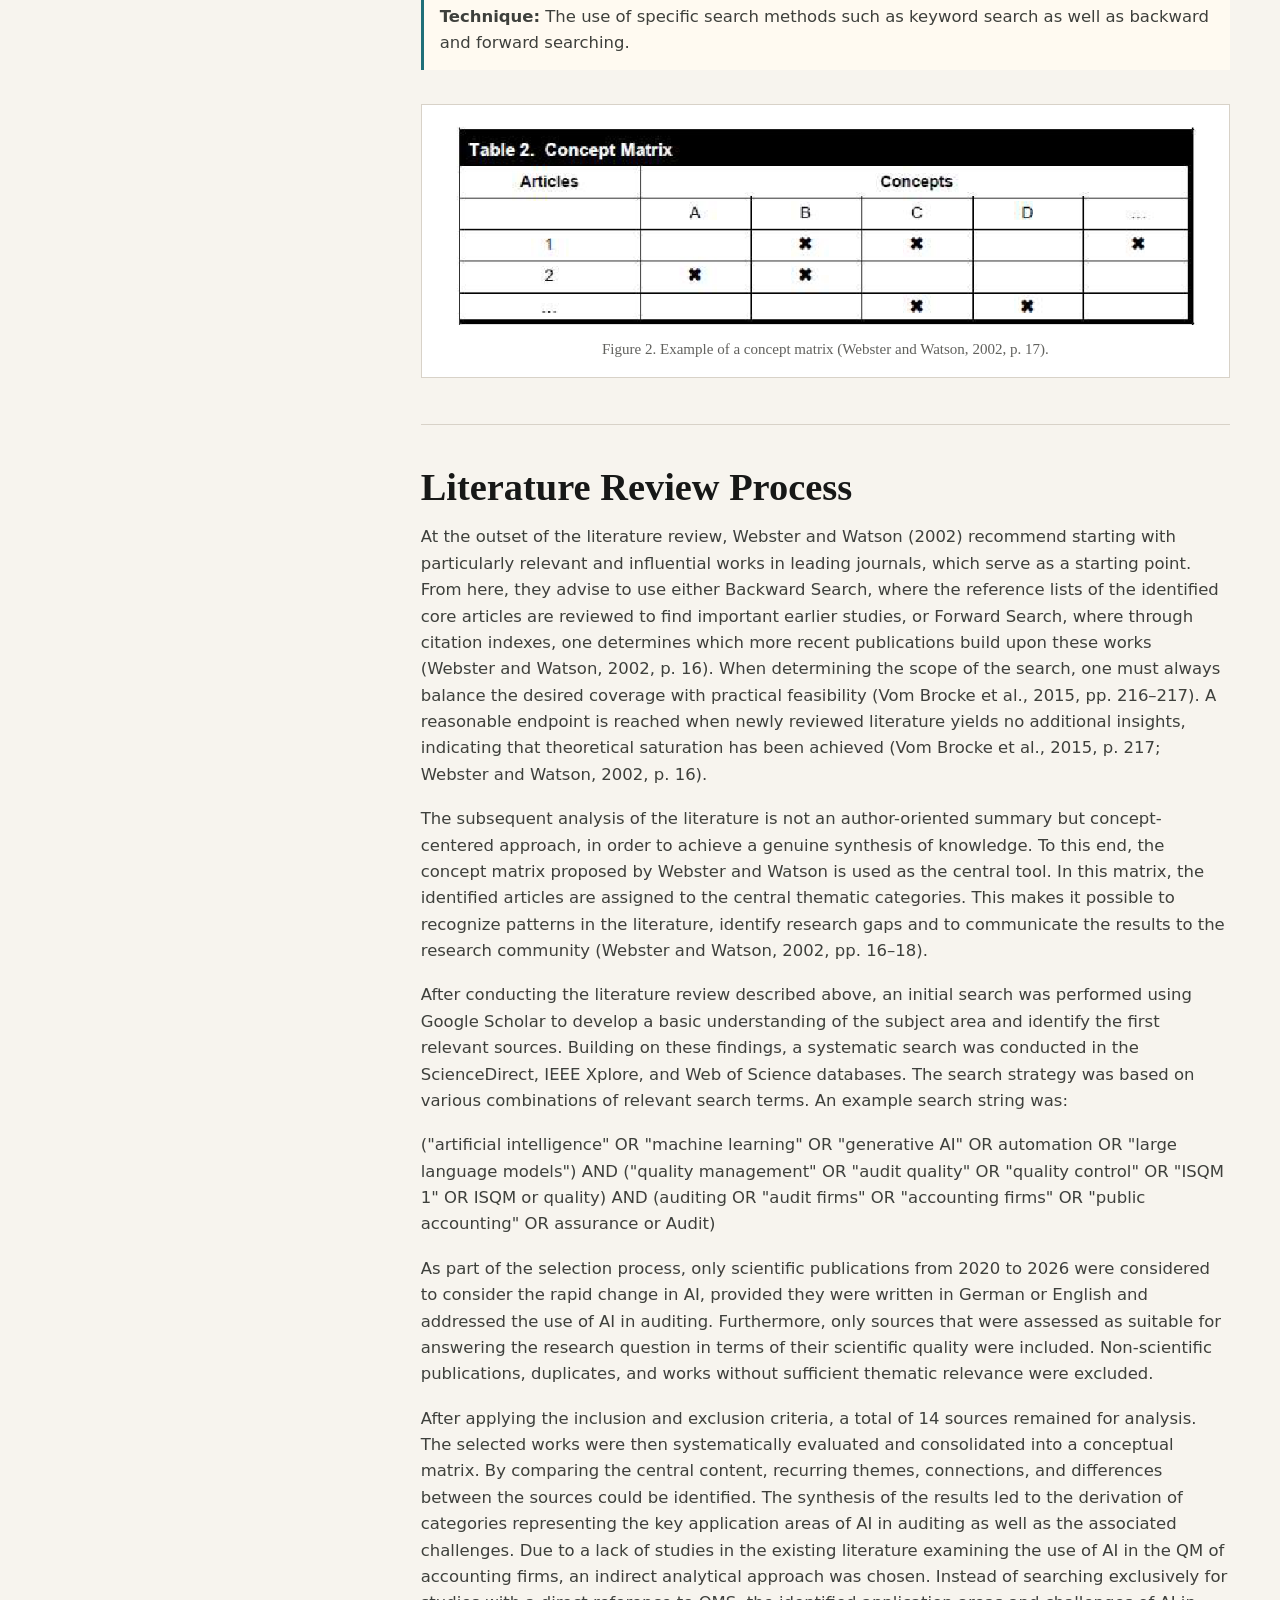
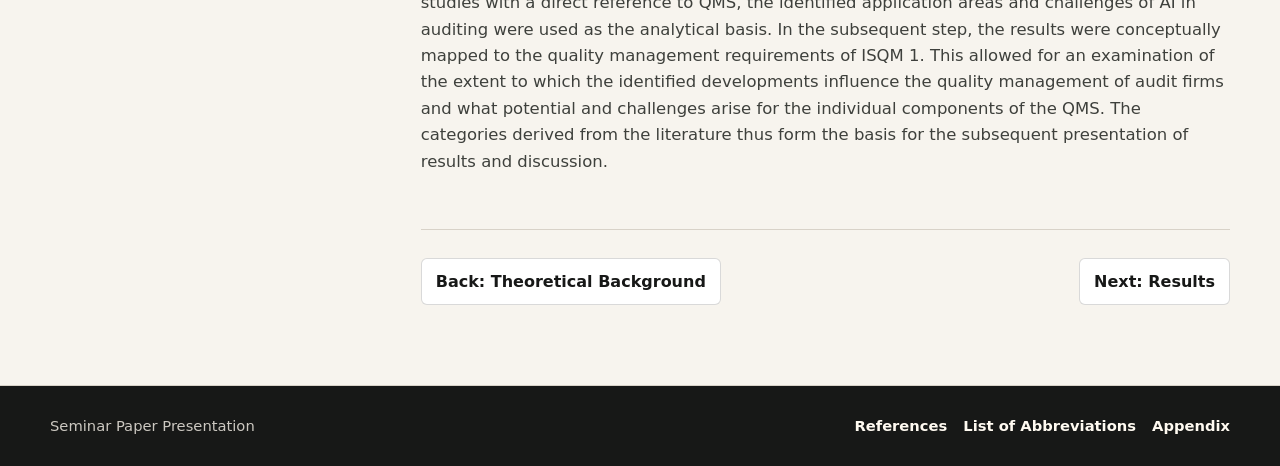
<file: methodology.html>
<!doctype html>
<html lang="en">
  <head>
    <meta charset="utf-8">
    <meta name="viewport" content="width=device-width, initial-scale=1">
    <title>Seminar Paper | Methodology</title>
    <link rel="stylesheet" href="styles.css">
  </head>
  <body>
    
  <header class="site-header">
    <nav class="nav" aria-label="Main menu">
      <a class="brand" href="index.html">
        <span class="brand-mark">S</span><span>Seminar Paper</span>
      </a>
      <ul class="menu">
        <li><a href="theoretical-background.html">Theoretical Background</a></li><li><a href="methodology.html" aria-current="page">Methodology</a></li><li><a href="results.html">Results</a></li><li><a href="discussion.html">Discussion</a></li><li><a href="concluding-remarks.html">Concluding Remarks</a></li>
      </ul>
    </nav>
  </header>
    <main>
  <section class="page-hero page-hero-image methodology-hero">
    <div class="page-hero-inner">
      <p class="eyebrow">Chapter 3</p>
      <h1>Methodology</h1>
      <p>A qualitative and conceptual systematic literature review of AI in auditing and accounting.</p>
    </div>
  </section>
  <div class="page-grid">
    <aside class="toc" aria-label="Chapter contents">
      <p>On This Page</p>
      <a href="#methodological-foundations">Methodological Foundations</a><a href="#literature-review-process">Literature Review Process</a>
    </aside>
    <article class="paper-content long-form">
      
  <section id="methodological-foundations">
    <h2>Methodological Foundations</h2>
    <p>This chapter outlines the methodological foundations for the preparation of this research paper. In order to systematically review the current state of research on AI in auditing and accounting, a structured literature review is conducted in accordance with established academic standards, following a qualitative and conceptual approach.</p>
<p>Conducting a literature review, particularly in the interdisciplinary field of Information Systems, poses a significant challenge for many researchers. Since there is no universal standard approach and research questions and designs vary widely, which at times makes it hard for researchers to find an appropriate ending point. The primary factor here is also the rapidly growing volume of publications about information systems. This uncertainty is exacerbated by the differences and volatility of the databases, which vary in coverage, functionality, and search algorithms, leading to identical search queries yielding different results. Another problem lies in assessing the relevance and quality of the studies found, since Information Systems is a multi-paradigmatic discipline. At the same time, obtaining and managing the literature can also be time-consuming, for example due to lack of access or incomplete metadata. Finally, it is often unclear when a literature search is complete, as the point of saturation is difficult to determine (Vom Brocke et al., 2015, pp. 209–212).</p>
<p>A clearly defined search strategy is therefore essential to make the process manageable, transparent and traceable, as well as to be able to situate one’s own research firmly within the existing scholarly discourse (Vom Brocke et al., 2015, pp. 206, 214). The systematic literature review aims to systematically reconstruct existing knowledge in the field of AI in auditing and forms the methodological foundation of this paper. Only through a thorough review of the state of the art can a reliable basis be established for answering the research question at hand(Webster and Watson, 2002, p. 13).</p>
<p>According to vom Brocke et al. (2015, pp. 214–215), the framework of a structured literature search comprises four central elements:</p><p class="literature-step"><strong>Process:</strong> The decision as to whether the search is conducted sequentially as a defined step at the beginning or iteratively as a continuous learning process throughout the entire project.</p><p class="literature-step"><strong>Sources:</strong> The selection of appropriate scientific databases, specialized journals, or conference proceedings.</p><p class="literature-step"><strong>Coverage:</strong> Determining whether a comprehensive search is the goal or whether the focus is on seminal works.</p><p class="literature-step"><strong>Technique:</strong> The use of specific search methods such as keyword search as well as backward and forward searching.</p><figure class="paper-figure methodology-figure"><img src="assets/figure-2-concept-matrix-clean.png" alt="Figure 2: Example of a concept matrix"><figcaption>Figure 2. Example of a concept matrix (Webster and Watson, 2002, p. 17).</figcaption></figure>
  </section>
  <section id="literature-review-process">
    <h2>Literature Review Process</h2>
    <p>At the outset of the literature review, Webster and Watson (2002) recommend starting with particularly relevant and influential works in leading journals, which serve as a starting point. From here, they advise to use either Backward Search, where the reference lists of the identified core articles are reviewed to find important earlier studies, or Forward Search, where through citation indexes, one determines which more recent publications build upon these works (Webster and Watson, 2002, p. 16). When determining the scope of the search, one must always balance the desired coverage with practical feasibility (Vom Brocke et al., 2015, pp. 216–217). A reasonable endpoint is reached when newly reviewed literature yields no additional insights, indicating that theoretical saturation has been achieved (Vom Brocke et al., 2015, p. 217; Webster and Watson, 2002, p. 16).</p>
<p>The subsequent analysis of the literature is not an author-oriented summary but concept-centered approach, in order to achieve a genuine synthesis of knowledge. To this end, the concept matrix proposed by Webster and Watson is used as the central tool. In this matrix, the identified articles are assigned to the central thematic categories. This makes it possible to recognize patterns in the literature, identify research gaps and to communicate the results to the research community (Webster and Watson, 2002, pp. 16–18).</p>
<p>After conducting the literature review described above, an initial search was performed using Google Scholar to develop a basic understanding of the subject area and identify the first relevant sources. Building on these findings, a systematic search was conducted in the ScienceDirect, IEEE Xplore, and Web of Science databases. The search strategy was based on various combinations of relevant search terms. An example search string was:</p>
<p>(&quot;artificial intelligence&quot; OR &quot;machine learning&quot; OR &quot;generative AI&quot; OR automation OR &quot;large language models&quot;) AND (&quot;quality management&quot; OR &quot;audit quality&quot; OR &quot;quality control&quot; OR &quot;ISQM 1&quot; OR ISQM or quality) AND (auditing OR &quot;audit firms&quot; OR &quot;accounting firms&quot; OR &quot;public accounting&quot; OR assurance or Audit)</p>
<p>As part of the selection process, only scientific publications from 2020 to 2026 were considered to consider the rapid change in AI, provided they were written in German or English and addressed the use of AI in auditing. Furthermore, only sources that were assessed as suitable for answering the research question in terms of their scientific quality were included. Non-scientific publications, duplicates, and works without sufficient thematic relevance were excluded.</p>
<p>After applying the inclusion and exclusion criteria, a total of 14 sources remained for analysis. The selected works were then systematically evaluated and consolidated into a conceptual matrix. By comparing the central content, recurring themes, connections, and differences between the sources could be identified. The synthesis of the results led to the derivation of categories representing the key application areas of AI in auditing as well as the associated challenges. Due to a lack of studies in the existing literature examining the use of AI in the QM of accounting firms, an indirect analytical approach was chosen. Instead of searching exclusively for studies with a direct reference to QMS, the identified application areas and challenges of AI in auditing were used as the analytical basis. In the subsequent step, the results were conceptually mapped to the quality management requirements of ISQM 1. This allowed for an examination of the extent to which the identified developments influence the quality management of audit firms and what potential and challenges arise for the individual components of the QMS. The categories derived from the literature thus form the basis for the subsequent presentation of results and discussion.</p>
  </section>
      <nav class="next-links" aria-label="Page navigation">
        <a href="theoretical-background.html">Back: Theoretical Background</a>
        <a href="results.html">Next: Results</a>
      </nav>
    </article>
  </div></main>
    
  <footer class="site-footer">
    <div class="footer-inner">
      <span>Seminar Paper Presentation</span>
      <nav class="footer-links" aria-label="Supporting pages">
        <a href="references.html">References</a>
        <a href="abbreviations.html">List of Abbreviations</a>
        <a href="appendix.html">Appendix</a>
      </nav>
    </div>
  </footer>
  </body>
</html>
</file>
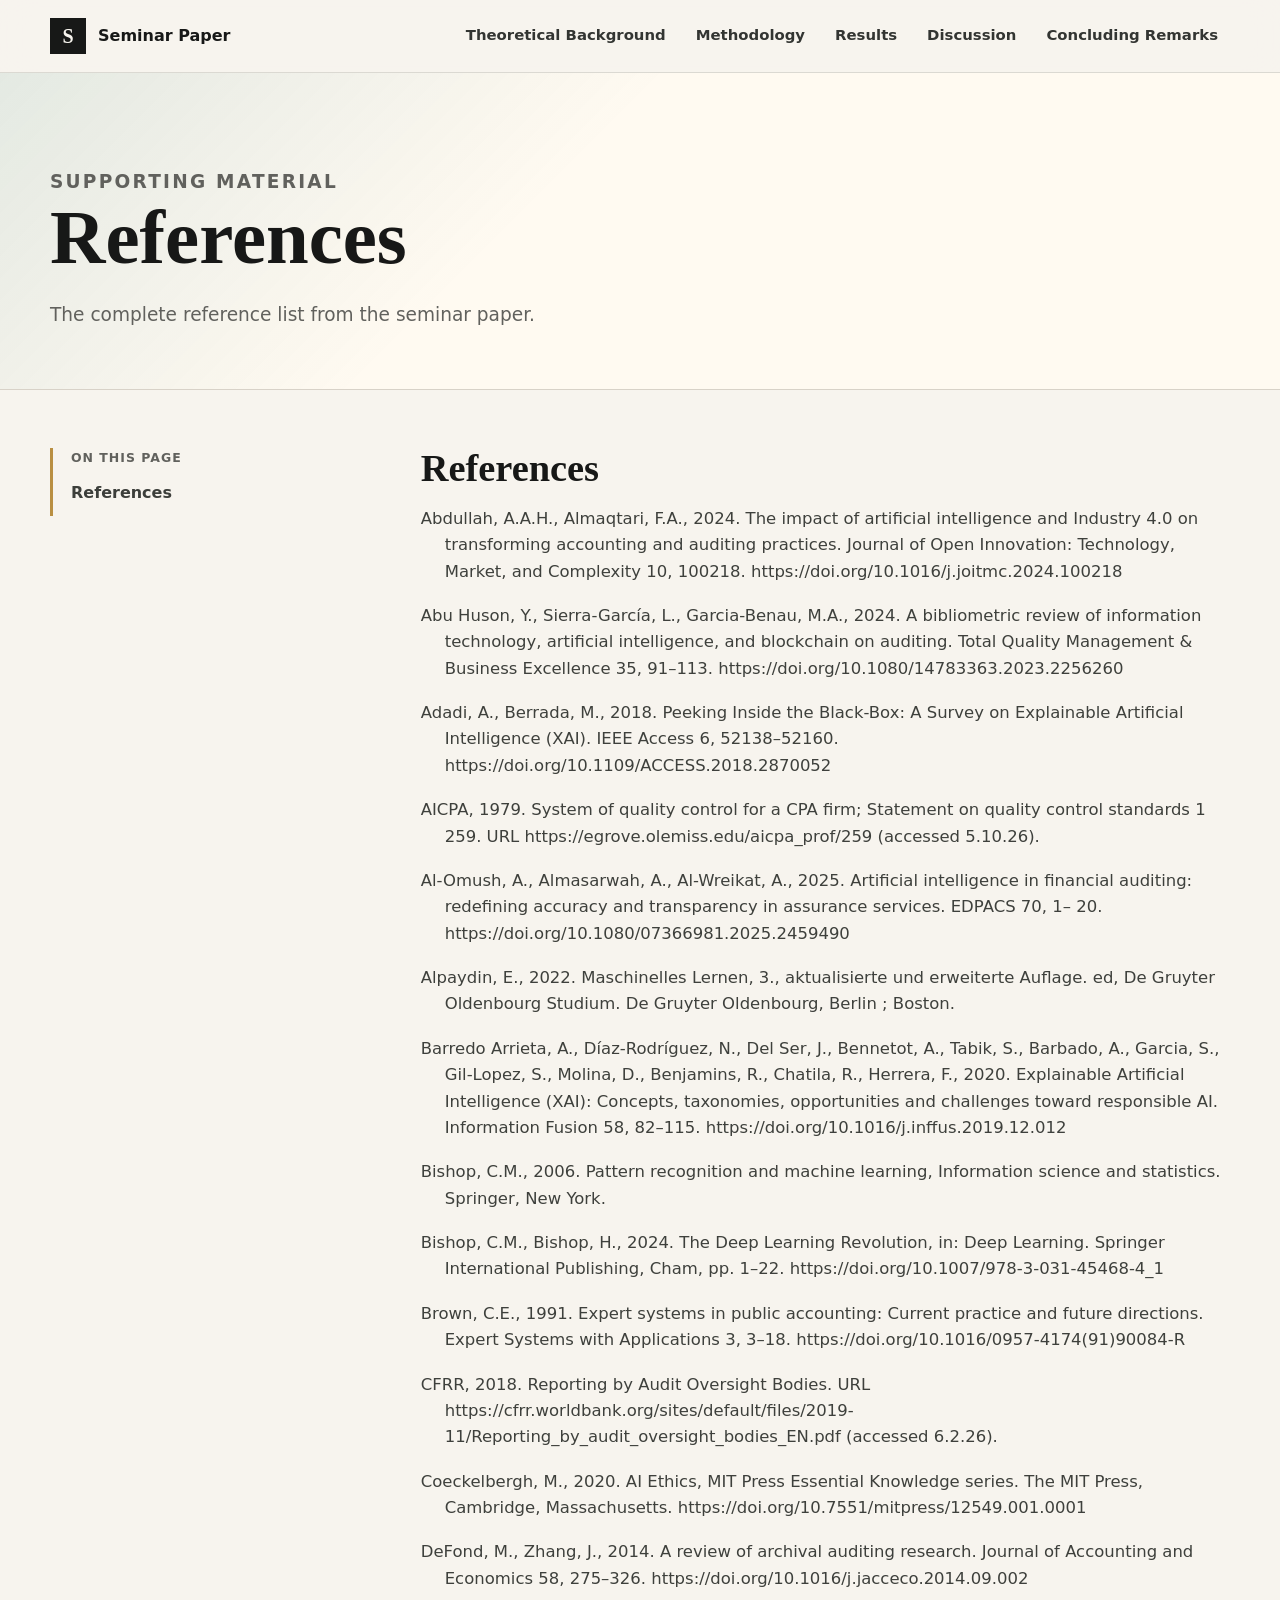
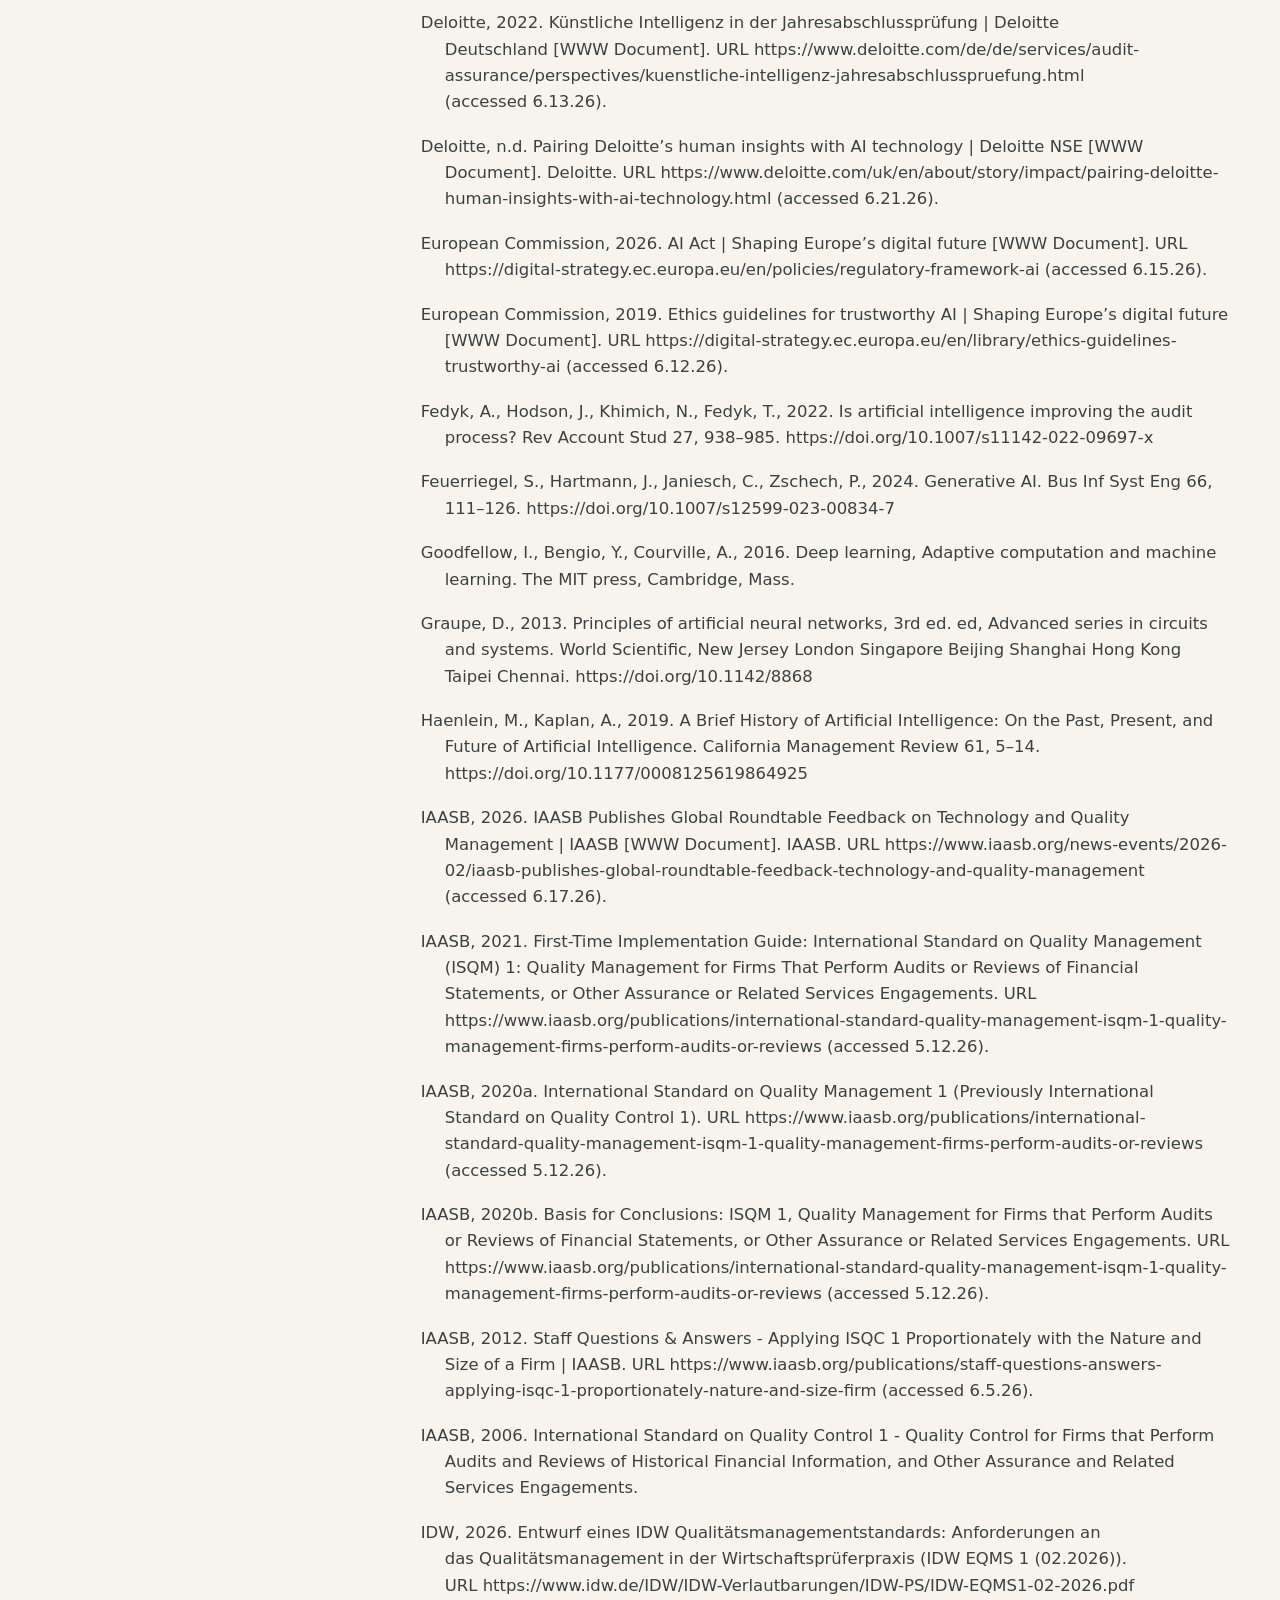
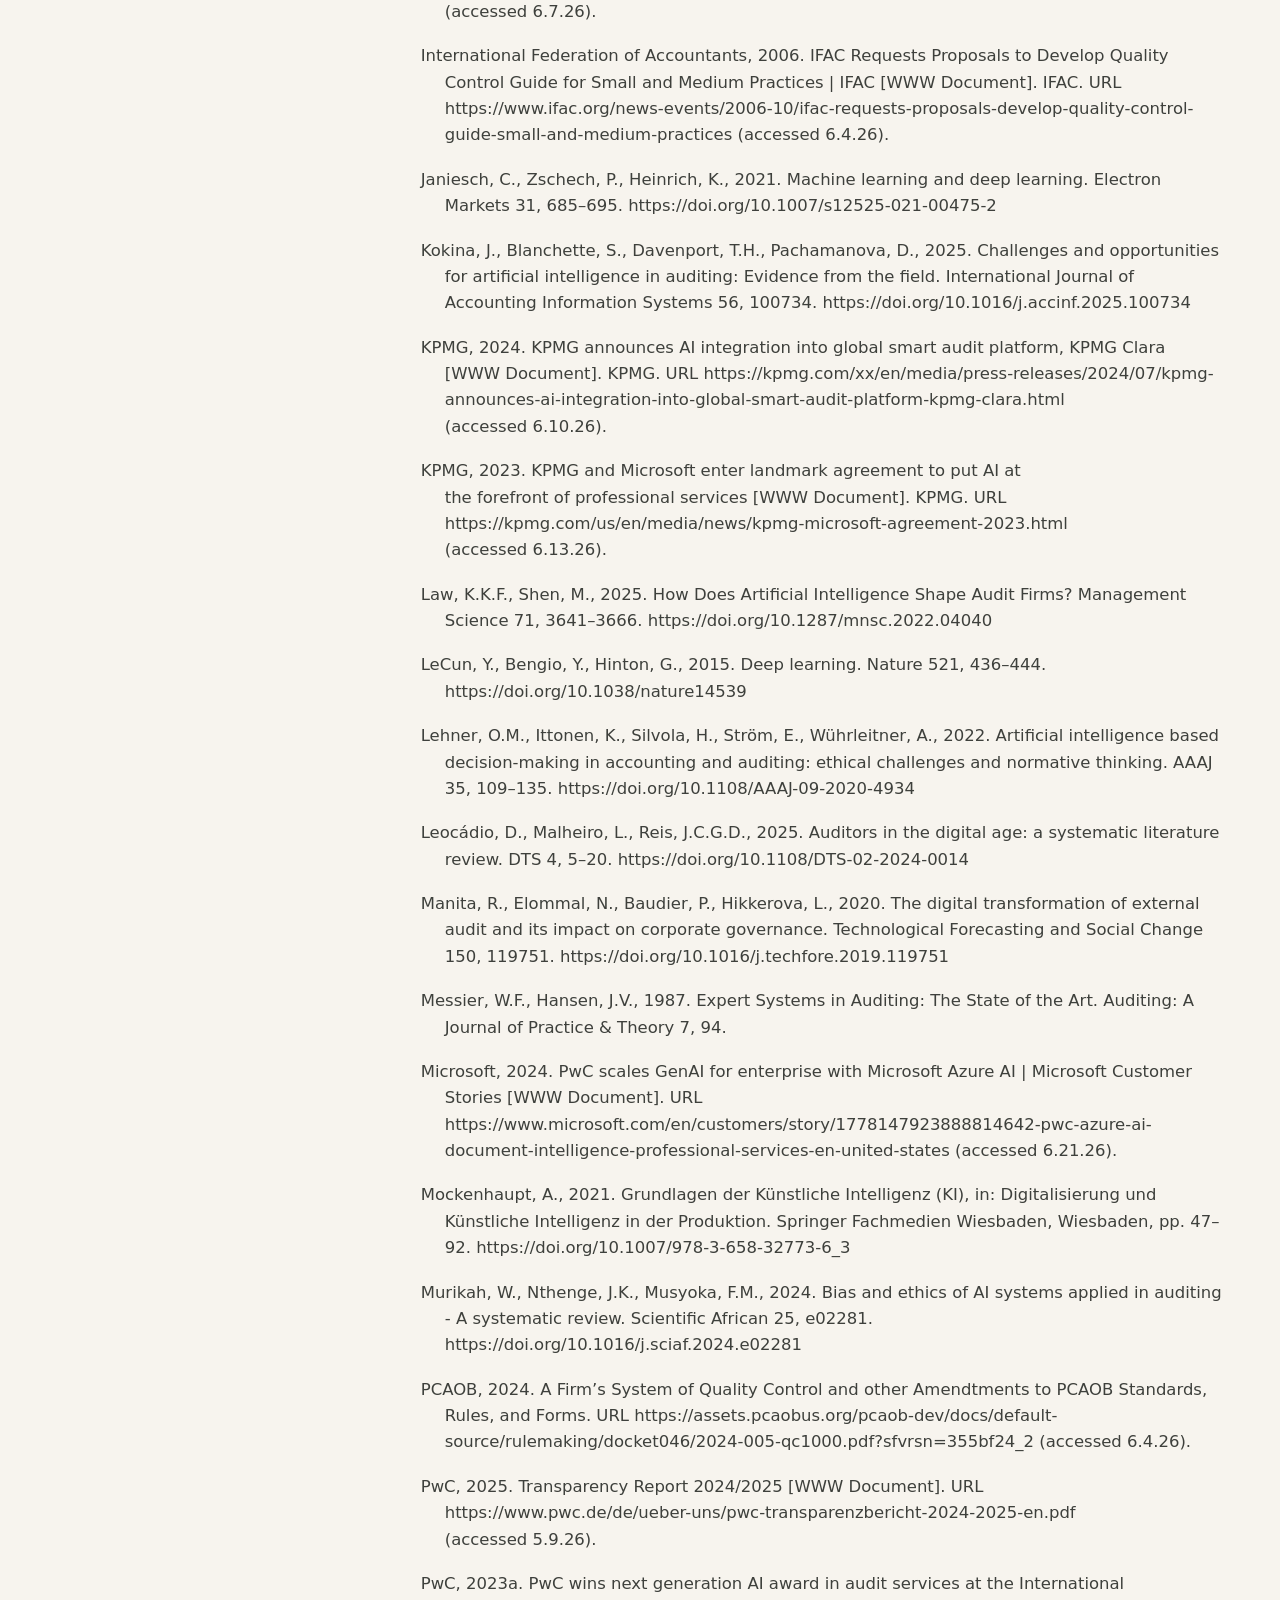
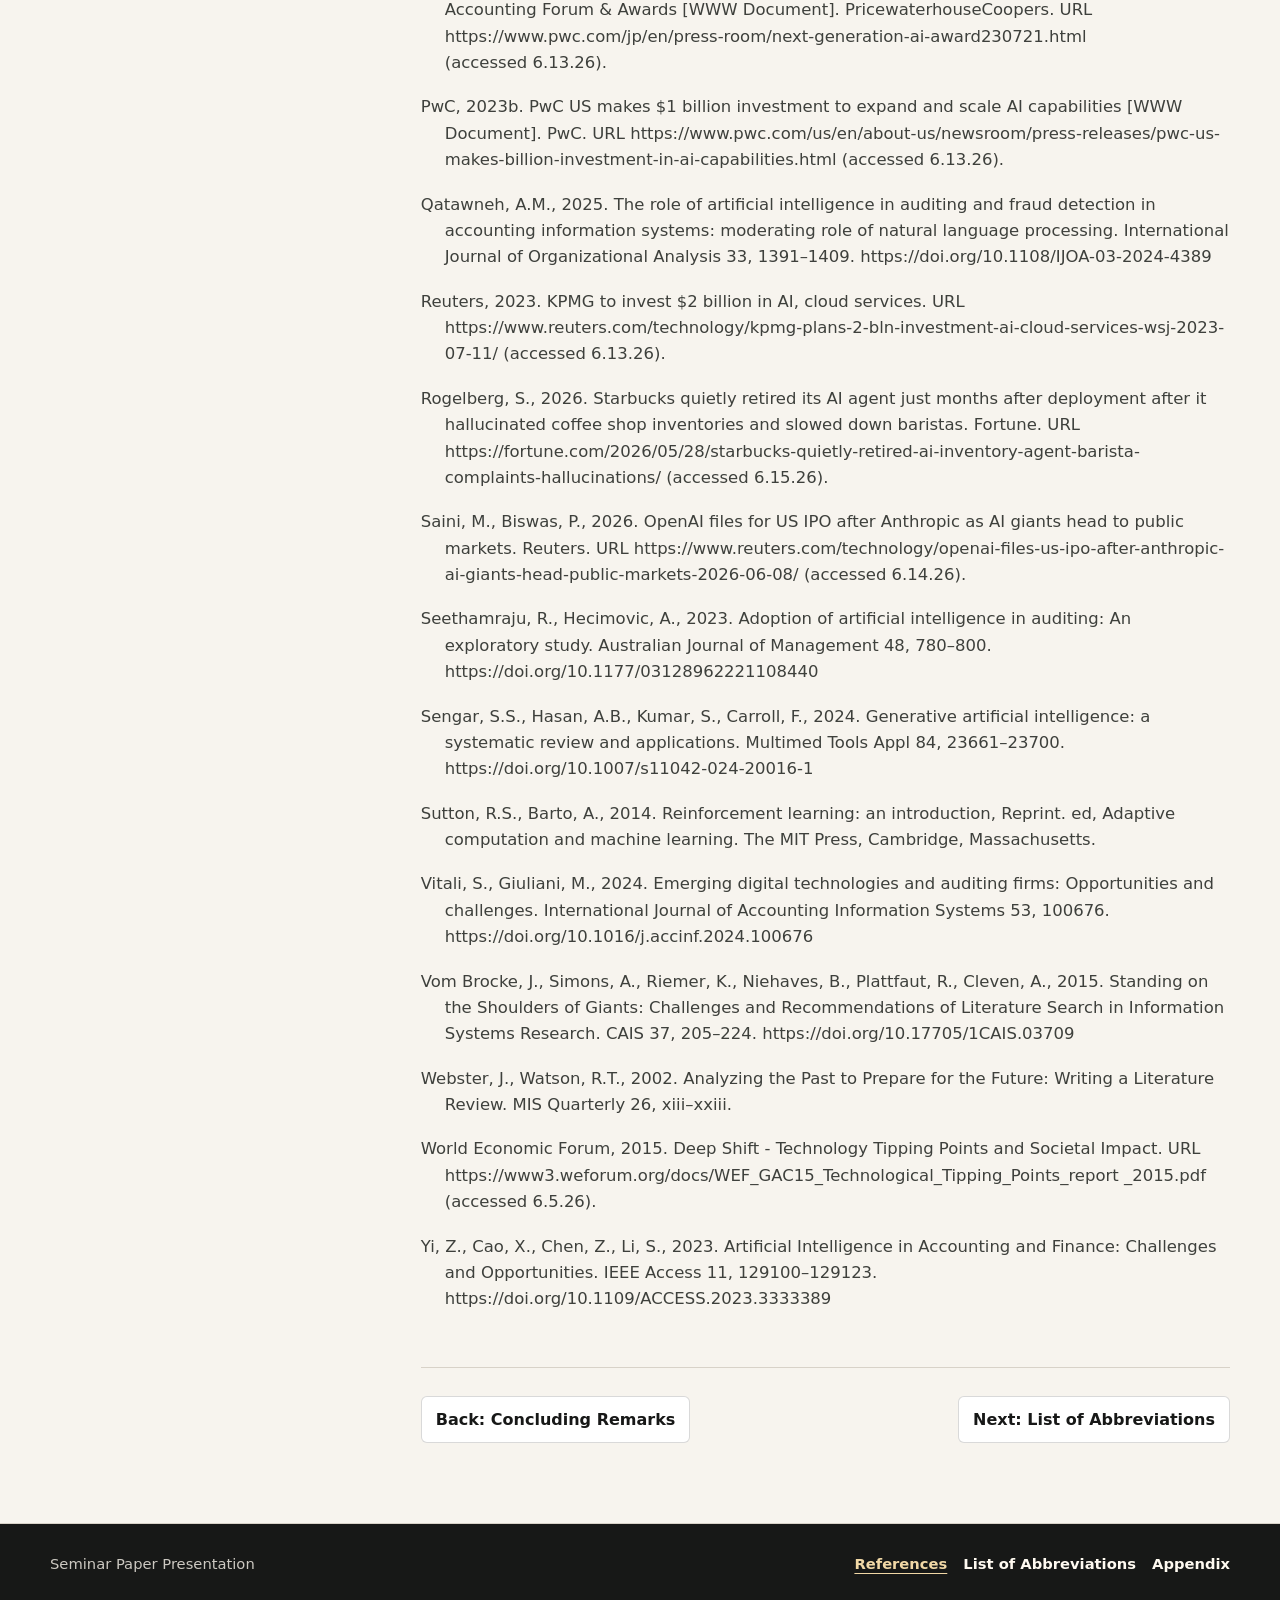
<file: references.html>
<!doctype html>
<html lang="en">
  <head>
    <meta charset="utf-8">
    <meta name="viewport" content="width=device-width, initial-scale=1">
    <title>Seminar Paper | References</title>
    <link rel="stylesheet" href="styles.css">
  </head>
  <body>
    
  <header class="site-header">
    <nav class="nav" aria-label="Main menu">
      <a class="brand" href="index.html">
        <span class="brand-mark">S</span><span>Seminar Paper</span>
      </a>
      <ul class="menu">
        <li><a href="theoretical-background.html">Theoretical Background</a></li><li><a href="methodology.html">Methodology</a></li><li><a href="results.html">Results</a></li><li><a href="discussion.html">Discussion</a></li><li><a href="concluding-remarks.html">Concluding Remarks</a></li>
      </ul>
    </nav>
  </header>
    <main>
  <section class="page-hero">
    <div class="page-hero-inner">
      <p class="eyebrow">Supporting Material</p>
      <h1>References</h1>
      <p>The complete reference list from the seminar paper.</p>
    </div>
  </section>
  <div class="page-grid">
    <aside class="toc" aria-label="Chapter contents">
      <p>On This Page</p>
      <a href="#references">References</a>
    </aside>
    <article class="paper-content long-form">
      <section id="references"><h2>References</h2>
<p class="reference-entry">Abdullah, A.A.H., Almaqtari, F.A., 2024. The impact of artificial intelligence and Industry 4.0 on transforming accounting and auditing practices. Journal of Open Innovation: Technology, Market, and Complexity 10, 100218. https://doi.org/10.1016/j.joitmc.2024.100218</p>
<p class="reference-entry">Abu Huson, Y., Sierra-García, L., Garcia-Benau, M.A., 2024. A bibliometric review of information technology, artificial intelligence, and blockchain on auditing. Total Quality Management &amp; Business Excellence 35, 91–113. https://doi.org/10.1080/14783363.2023.2256260</p>
<p class="reference-entry">Adadi, A., Berrada, M., 2018. Peeking Inside the Black-Box: A Survey on Explainable Artificial Intelligence (XAI). IEEE Access 6, 52138–52160. https://doi.org/10.1109/ACCESS.2018.2870052</p>
<p class="reference-entry">AICPA, 1979. System of quality control for a CPA firm; Statement on quality control standards 1 259. URL https://egrove.olemiss.edu/aicpa_prof/259 (accessed 5.10.26).</p>
<p class="reference-entry">Al-Omush, A., Almasarwah, A., Al-Wreikat, A., 2025. Artificial intelligence in financial auditing: redefining accuracy and transparency in assurance services. EDPACS 70, 1– 20. https://doi.org/10.1080/07366981.2025.2459490</p>
<p class="reference-entry">Alpaydin, E., 2022. Maschinelles Lernen, 3., aktualisierte und erweiterte Auflage. ed, De Gruyter Oldenbourg Studium. De Gruyter Oldenbourg, Berlin ; Boston.</p>
<p class="reference-entry">Barredo Arrieta, A., Díaz-Rodríguez, N., Del Ser, J., Bennetot, A., Tabik, S., Barbado, A., Garcia, S., Gil-Lopez, S., Molina, D., Benjamins, R., Chatila, R., Herrera, F., 2020. Explainable Artificial Intelligence (XAI): Concepts, taxonomies, opportunities and challenges toward responsible AI. Information Fusion 58, 82–115. https://doi.org/10.1016/j.inffus.2019.12.012</p>
<p class="reference-entry">Bishop, C.M., 2006. Pattern recognition and machine learning, Information science and statistics. Springer, New York.</p>
<p class="reference-entry">Bishop, C.M., Bishop, H., 2024. The Deep Learning Revolution, in: Deep Learning. Springer International Publishing, Cham, pp. 1–22. https://doi.org/10.1007/978-3-031-45468-4_1</p>
<p class="reference-entry">Brown, C.E., 1991. Expert systems in public accounting: Current practice and future directions. Expert Systems with Applications 3, 3–18. https://doi.org/10.1016/0957-4174(91)90084-R</p>
<p class="reference-entry">CFRR, 2018. Reporting by Audit Oversight Bodies. URL https://cfrr.worldbank.org/sites/default/files/2019-11/Reporting_by_audit_oversight_bodies_EN.pdf (accessed 6.2.26).</p>
<p class="reference-entry">Coeckelbergh, M., 2020. AI Ethics, MIT Press Essential Knowledge series. The MIT Press, Cambridge, Massachusetts. https://doi.org/10.7551/mitpress/12549.001.0001</p>
<p class="reference-entry">DeFond, M., Zhang, J., 2014. A review of archival auditing research. Journal of Accounting and Economics 58, 275–326. https://doi.org/10.1016/j.jacceco.2014.09.002</p>
<p class="reference-entry">Deloitte, 2022. Künstliche Intelligenz in der Jahresabschlussprüfung | Deloitte Deutschland [WWW Document]. URL https://www.deloitte.com/de/de/services/audit-assurance/perspectives/kuenstliche-intelligenz-jahresabschlusspruefung.html (accessed 6.13.26).</p>
<p class="reference-entry">Deloitte, n.d. Pairing Deloitte’s human insights with AI technology | Deloitte NSE [WWW Document]. Deloitte. URL https://www.deloitte.com/uk/en/about/story/impact/pairing-deloitte-human-insights-with-ai-technology.html (accessed 6.21.26).</p>
<p class="reference-entry">European Commission, 2026. AI Act | Shaping Europe’s digital future [WWW Document]. URL https://digital-strategy.ec.europa.eu/en/policies/regulatory-framework-ai (accessed 6.15.26).</p>
<p class="reference-entry">European Commission, 2019. Ethics guidelines for trustworthy AI | Shaping Europe’s digital future [WWW Document]. URL https://digital-strategy.ec.europa.eu/en/library/ethics-guidelines-trustworthy-ai (accessed 6.12.26).</p>
<p class="reference-entry">Fedyk, A., Hodson, J., Khimich, N., Fedyk, T., 2022. Is artificial intelligence improving the audit process? Rev Account Stud 27, 938–985. https://doi.org/10.1007/s11142-022-09697-x</p>
<p class="reference-entry">Feuerriegel, S., Hartmann, J., Janiesch, C., Zschech, P., 2024. Generative AI. Bus Inf Syst Eng 66, 111–126. https://doi.org/10.1007/s12599-023-00834-7</p>
<p class="reference-entry">Goodfellow, I., Bengio, Y., Courville, A., 2016. Deep learning, Adaptive computation and machine learning. The MIT press, Cambridge, Mass.</p>
<p class="reference-entry">Graupe, D., 2013. Principles of artificial neural networks, 3rd ed. ed, Advanced series in circuits and systems. World Scientific, New Jersey London Singapore Beijing Shanghai Hong Kong Taipei Chennai. https://doi.org/10.1142/8868</p>
<p class="reference-entry">Haenlein, M., Kaplan, A., 2019. A Brief History of Artificial Intelligence: On the Past, Present, and Future of Artificial Intelligence. California Management Review 61, 5–14. https://doi.org/10.1177/0008125619864925</p>
<p class="reference-entry">IAASB, 2026. IAASB Publishes Global Roundtable Feedback on Technology and Quality Management | IAASB [WWW Document]. IAASB. URL https://www.iaasb.org/news-events/2026-02/iaasb-publishes-global-roundtable-feedback-technology-and-quality-management (accessed 6.17.26).</p>
<p class="reference-entry">IAASB, 2021. First-Time Implementation Guide: International Standard on Quality Management (ISQM) 1: Quality Management for Firms That Perform Audits or Reviews of Financial Statements, or Other Assurance or Related Services Engagements. URL https://www.iaasb.org/publications/international-standard-quality-management-isqm-1-quality-management-firms-perform-audits-or-reviews (accessed 5.12.26).</p>
<p class="reference-entry">IAASB, 2020a. International Standard on Quality Management 1 (Previously International Standard on Quality Control 1). URL https://www.iaasb.org/publications/international-standard-quality-management-isqm-1-quality-management-firms-perform-audits-or-reviews (accessed 5.12.26).</p>
<p class="reference-entry">IAASB, 2020b. Basis for Conclusions: ISQM 1, Quality Management for Firms that Perform Audits or Reviews of Financial Statements, or Other Assurance or Related Services Engagements. URL https://www.iaasb.org/publications/international-standard-quality-management-isqm-1-quality-management-firms-perform-audits-or-reviews (accessed 5.12.26).</p>
<p class="reference-entry">IAASB, 2012. Staff Questions &amp; Answers - Applying ISQC 1 Proportionately with the Nature and Size of a Firm | IAASB. URL https://www.iaasb.org/publications/staff-questions-answers-applying-isqc-1-proportionately-nature-and-size-firm (accessed 6.5.26).</p>
<p class="reference-entry">IAASB, 2006. International Standard on Quality Control 1 - Quality Control for Firms that Perform Audits and Reviews of Historical Financial Information, and Other Assurance and Related Services Engagements.</p>
<p class="reference-entry">IDW, 2026. Entwurf eines IDW Qualitätsmanagementstandards: Anforderungen an das Qualitätsmanagement in der Wirtschaftsprüferpraxis (IDW EQMS 1 (02.2026)). URL https://www.idw.de/IDW/IDW-Verlautbarungen/IDW-PS/IDW-EQMS1-02-2026.pdf (accessed 6.7.26).</p>
<p class="reference-entry">International Federation of Accountants, 2006. IFAC Requests Proposals to Develop Quality Control Guide for Small and Medium Practices | IFAC [WWW Document]. IFAC. URL https://www.ifac.org/news-events/2006-10/ifac-requests-proposals-develop-quality-control-guide-small-and-medium-practices (accessed 6.4.26).</p>
<p class="reference-entry">Janiesch, C., Zschech, P., Heinrich, K., 2021. Machine learning and deep learning. Electron Markets 31, 685–695. https://doi.org/10.1007/s12525-021-00475-2</p>
<p class="reference-entry">Kokina, J., Blanchette, S., Davenport, T.H., Pachamanova, D., 2025. Challenges and opportunities for artificial intelligence in auditing: Evidence from the field. International Journal of Accounting Information Systems 56, 100734. https://doi.org/10.1016/j.accinf.2025.100734</p>
<p class="reference-entry">KPMG, 2024. KPMG announces AI integration into global smart audit platform, KPMG Clara [WWW Document]. KPMG. URL https://kpmg.com/xx/en/media/press-releases/2024/07/kpmg-announces-ai-integration-into-global-smart-audit-platform-kpmg-clara.html (accessed 6.10.26).</p>
<p class="reference-entry">KPMG, 2023. KPMG and Microsoft enter landmark agreement to put AI at the forefront of professional services [WWW Document]. KPMG. URL https://kpmg.com/us/en/media/news/kpmg-microsoft-agreement-2023.html (accessed 6.13.26).</p>
<p class="reference-entry">Law, K.K.F., Shen, M., 2025. How Does Artificial Intelligence Shape Audit Firms? Management Science 71, 3641–3666. https://doi.org/10.1287/mnsc.2022.04040</p>
<p class="reference-entry">LeCun, Y., Bengio, Y., Hinton, G., 2015. Deep learning. Nature 521, 436–444. https://doi.org/10.1038/nature14539</p>
<p class="reference-entry">Lehner, O.M., Ittonen, K., Silvola, H., Ström, E., Wührleitner, A., 2022. Artificial intelligence based decision-making in accounting and auditing: ethical challenges and normative thinking. AAAJ 35, 109–135. https://doi.org/10.1108/AAAJ-09-2020-4934</p>
<p class="reference-entry">Leocádio, D., Malheiro, L., Reis, J.C.G.D., 2025. Auditors in the digital age: a systematic literature review. DTS 4, 5–20. https://doi.org/10.1108/DTS-02-2024-0014</p>
<p class="reference-entry">Manita, R., Elommal, N., Baudier, P., Hikkerova, L., 2020. The digital transformation of external audit and its impact on corporate governance. Technological Forecasting and Social Change 150, 119751. https://doi.org/10.1016/j.techfore.2019.119751</p>
<p class="reference-entry">Messier, W.F., Hansen, J.V., 1987. Expert Systems in Auditing: The State of the Art. Auditing: A Journal of Practice &amp; Theory 7, 94.</p>
<p class="reference-entry">Microsoft, 2024. PwC scales GenAI for enterprise with Microsoft Azure AI | Microsoft Customer Stories [WWW Document]. URL https://www.microsoft.com/en/customers/story/1778147923888814642-pwc-azure-ai-document-intelligence-professional-services-en-united-states (accessed 6.21.26).</p>
<p class="reference-entry">Mockenhaupt, A., 2021. Grundlagen der Künstliche Intelligenz (KI), in: Digitalisierung und Künstliche Intelligenz in der Produktion. Springer Fachmedien Wiesbaden, Wiesbaden, pp. 47–92. https://doi.org/10.1007/978-3-658-32773-6_3</p>
<p class="reference-entry">Murikah, W., Nthenge, J.K., Musyoka, F.M., 2024. Bias and ethics of AI systems applied in auditing - A systematic review. Scientific African 25, e02281. https://doi.org/10.1016/j.sciaf.2024.e02281</p>
<p class="reference-entry">PCAOB, 2024. A Firm’s System of Quality Control and other Amendtments to PCAOB Standards, Rules, and Forms. URL https://assets.pcaobus.org/pcaob-dev/docs/default-source/rulemaking/docket046/2024-005-qc1000.pdf?sfvrsn=355bf24_2 (accessed 6.4.26).</p>
<p class="reference-entry">PwC, 2025. Transparency Report 2024/2025 [WWW Document]. URL https://www.pwc.de/de/ueber-uns/pwc-transparenzbericht-2024-2025-en.pdf (accessed 5.9.26).</p>
<p class="reference-entry">PwC, 2023a. PwC wins next generation AI award in audit services at the International Accounting Forum &amp; Awards [WWW Document]. PricewaterhouseCoopers. URL https://www.pwc.com/jp/en/press-room/next-generation-ai-award230721.html (accessed 6.13.26).</p>
<p class="reference-entry">PwC, 2023b. PwC US makes $1 billion investment to expand and scale AI capabilities [WWW Document]. PwC. URL https://www.pwc.com/us/en/about-us/newsroom/press-releases/pwc-us-makes-billion-investment-in-ai-capabilities.html (accessed 6.13.26).</p>
<p class="reference-entry">Qatawneh, A.M., 2025. The role of artificial intelligence in auditing and fraud detection in accounting information systems: moderating role of natural language processing. International Journal of Organizational Analysis 33, 1391–1409. https://doi.org/10.1108/IJOA-03-2024-4389</p>
<p class="reference-entry">Reuters, 2023. KPMG to invest $2 billion in AI, cloud services. URL https://www.reuters.com/technology/kpmg-plans-2-bln-investment-ai-cloud-services-wsj-2023-07-11/ (accessed 6.13.26).</p>
<p class="reference-entry">Rogelberg, S., 2026. Starbucks quietly retired its AI agent just months after deployment after it hallucinated coffee shop inventories and slowed down baristas. Fortune. URL https://fortune.com/2026/05/28/starbucks-quietly-retired-ai-inventory-agent-barista-complaints-hallucinations/ (accessed 6.15.26).</p>
<p class="reference-entry">Saini, M., Biswas, P., 2026. OpenAI files for US IPO after Anthropic as AI giants head to public markets. Reuters. URL https://www.reuters.com/technology/openai-files-us-ipo-after-anthropic-ai-giants-head-public-markets-2026-06-08/ (accessed 6.14.26).</p>
<p class="reference-entry">Seethamraju, R., Hecimovic, A., 2023. Adoption of artificial intelligence in auditing: An exploratory study. Australian Journal of Management 48, 780–800. https://doi.org/10.1177/03128962221108440</p>
<p class="reference-entry">Sengar, S.S., Hasan, A.B., Kumar, S., Carroll, F., 2024. Generative artificial intelligence: a systematic review and applications. Multimed Tools Appl 84, 23661–23700. https://doi.org/10.1007/s11042-024-20016-1</p>
<p class="reference-entry">Sutton, R.S., Barto, A., 2014. Reinforcement learning: an introduction, Reprint. ed, Adaptive computation and machine learning. The MIT Press, Cambridge, Massachusetts.</p>
<p class="reference-entry">Vitali, S., Giuliani, M., 2024. Emerging digital technologies and auditing firms: Opportunities and challenges. International Journal of Accounting Information Systems 53, 100676. https://doi.org/10.1016/j.accinf.2024.100676</p>
<p class="reference-entry">Vom Brocke, J., Simons, A., Riemer, K., Niehaves, B., Plattfaut, R., Cleven, A., 2015. Standing on the Shoulders of Giants: Challenges and Recommendations of Literature Search in Information Systems Research. CAIS 37, 205–224. https://doi.org/10.17705/1CAIS.03709</p>
<p class="reference-entry">Webster, J., Watson, R.T., 2002. Analyzing the Past to Prepare for the Future: Writing a Literature Review. MIS Quarterly 26, xiii–xxiii.</p>
<p class="reference-entry">World Economic Forum, 2015. Deep Shift - Technology Tipping Points and Societal Impact. URL https://www3.weforum.org/docs/WEF_GAC15_Technological_Tipping_Points_report _2015.pdf (accessed 6.5.26).</p>
<p class="reference-entry">Yi, Z., Cao, X., Chen, Z., Li, S., 2023. Artificial Intelligence in Accounting and Finance: Challenges and Opportunities. IEEE Access 11, 129100–129123. https://doi.org/10.1109/ACCESS.2023.3333389</p></section>
      <nav class="next-links" aria-label="Page navigation">
        <a href="concluding-remarks.html">Back: Concluding Remarks</a>
        <a href="abbreviations.html">Next: List of Abbreviations</a>
      </nav>
    </article>
  </div></main>
    
  <footer class="site-footer">
    <div class="footer-inner">
      <span>Seminar Paper Presentation</span>
      <nav class="footer-links" aria-label="Supporting pages">
        <a href="references.html" aria-current="page">References</a>
        <a href="abbreviations.html">List of Abbreviations</a>
        <a href="appendix.html">Appendix</a>
      </nav>
    </div>
  </footer>
  </body>
</html>
</file>
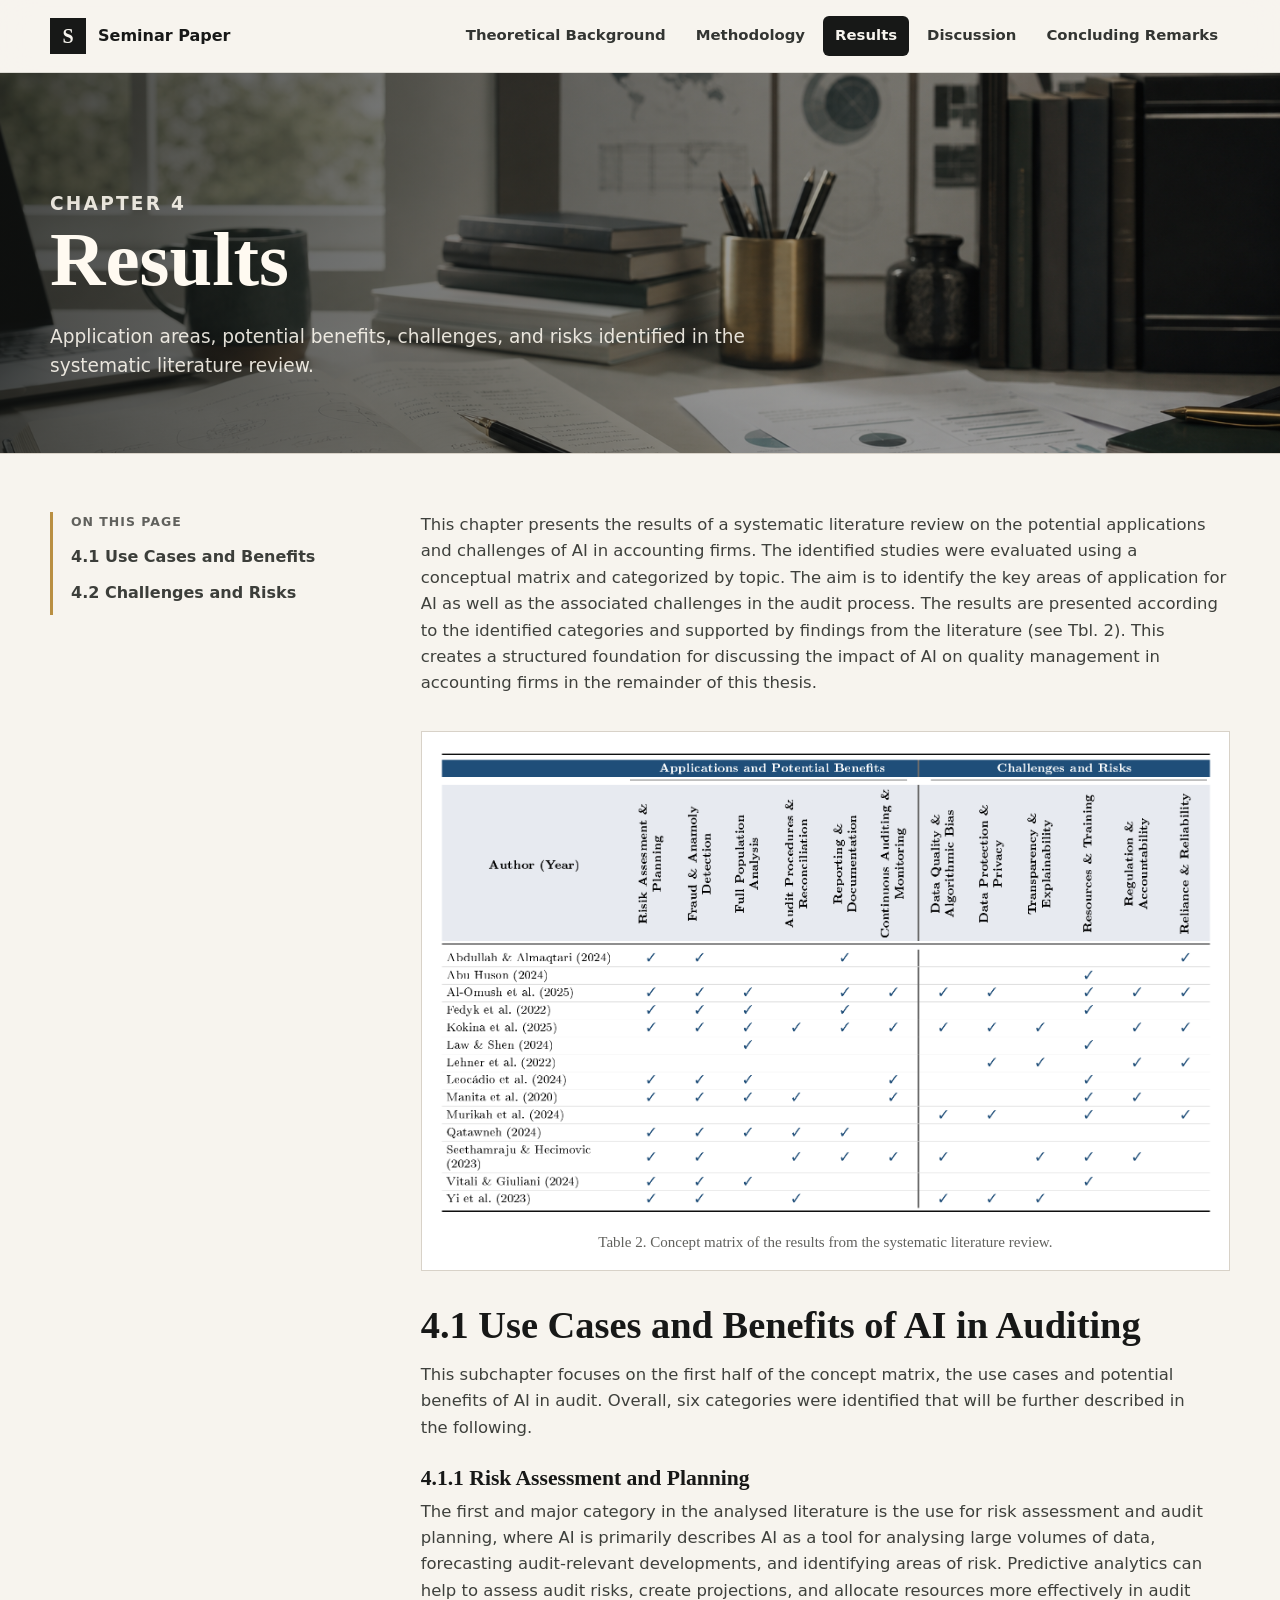
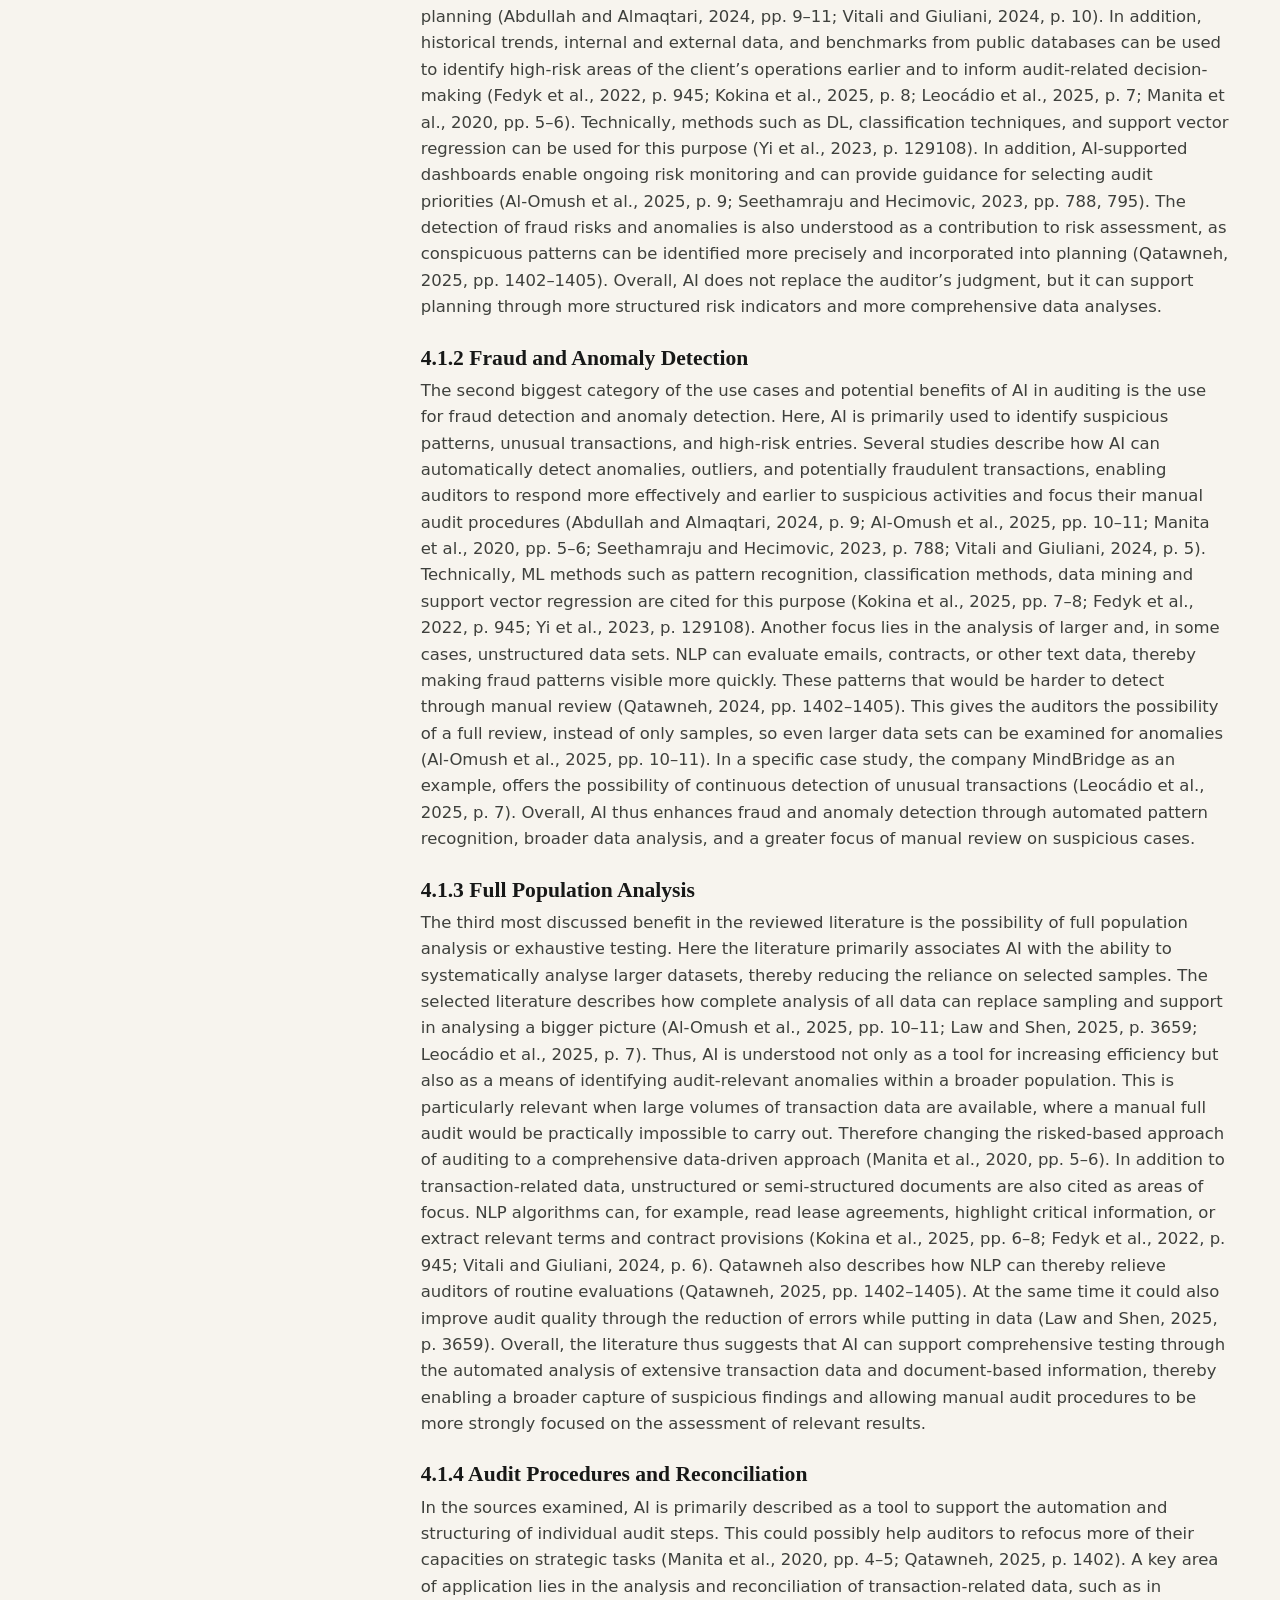
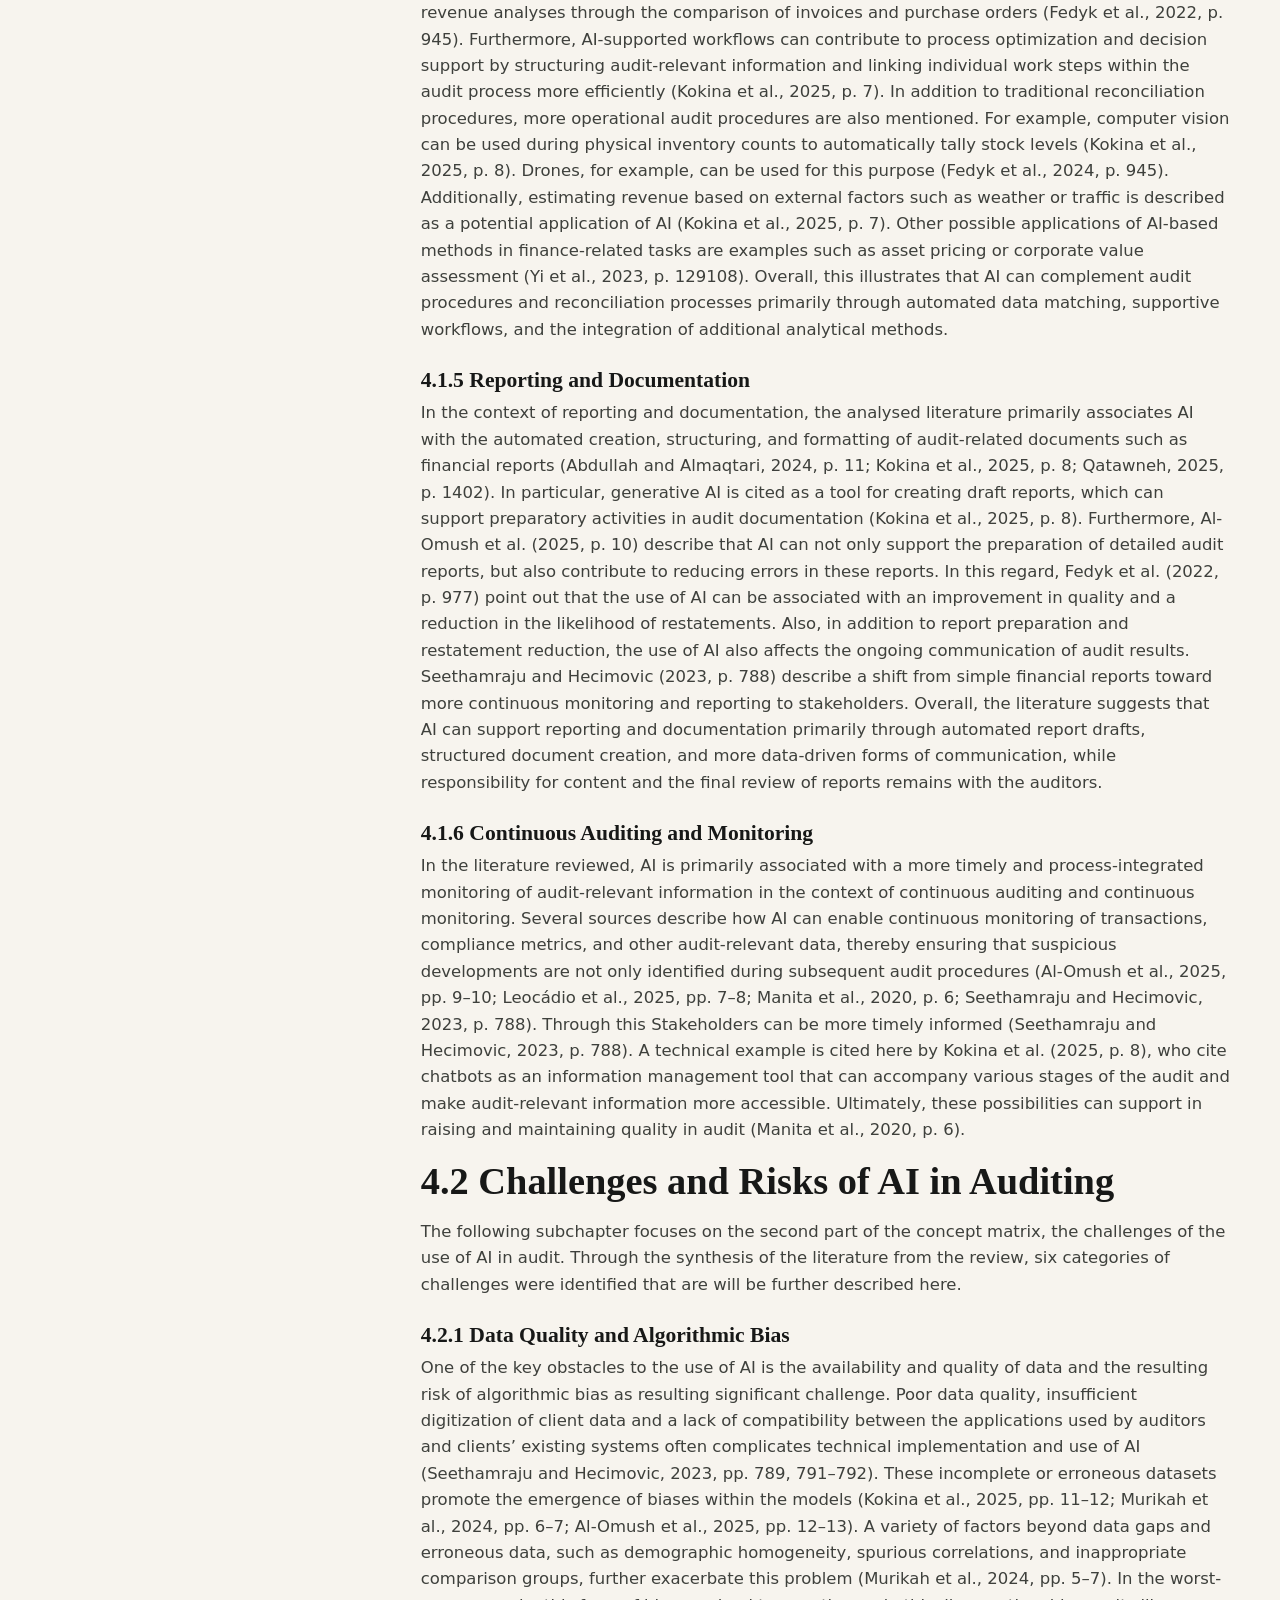
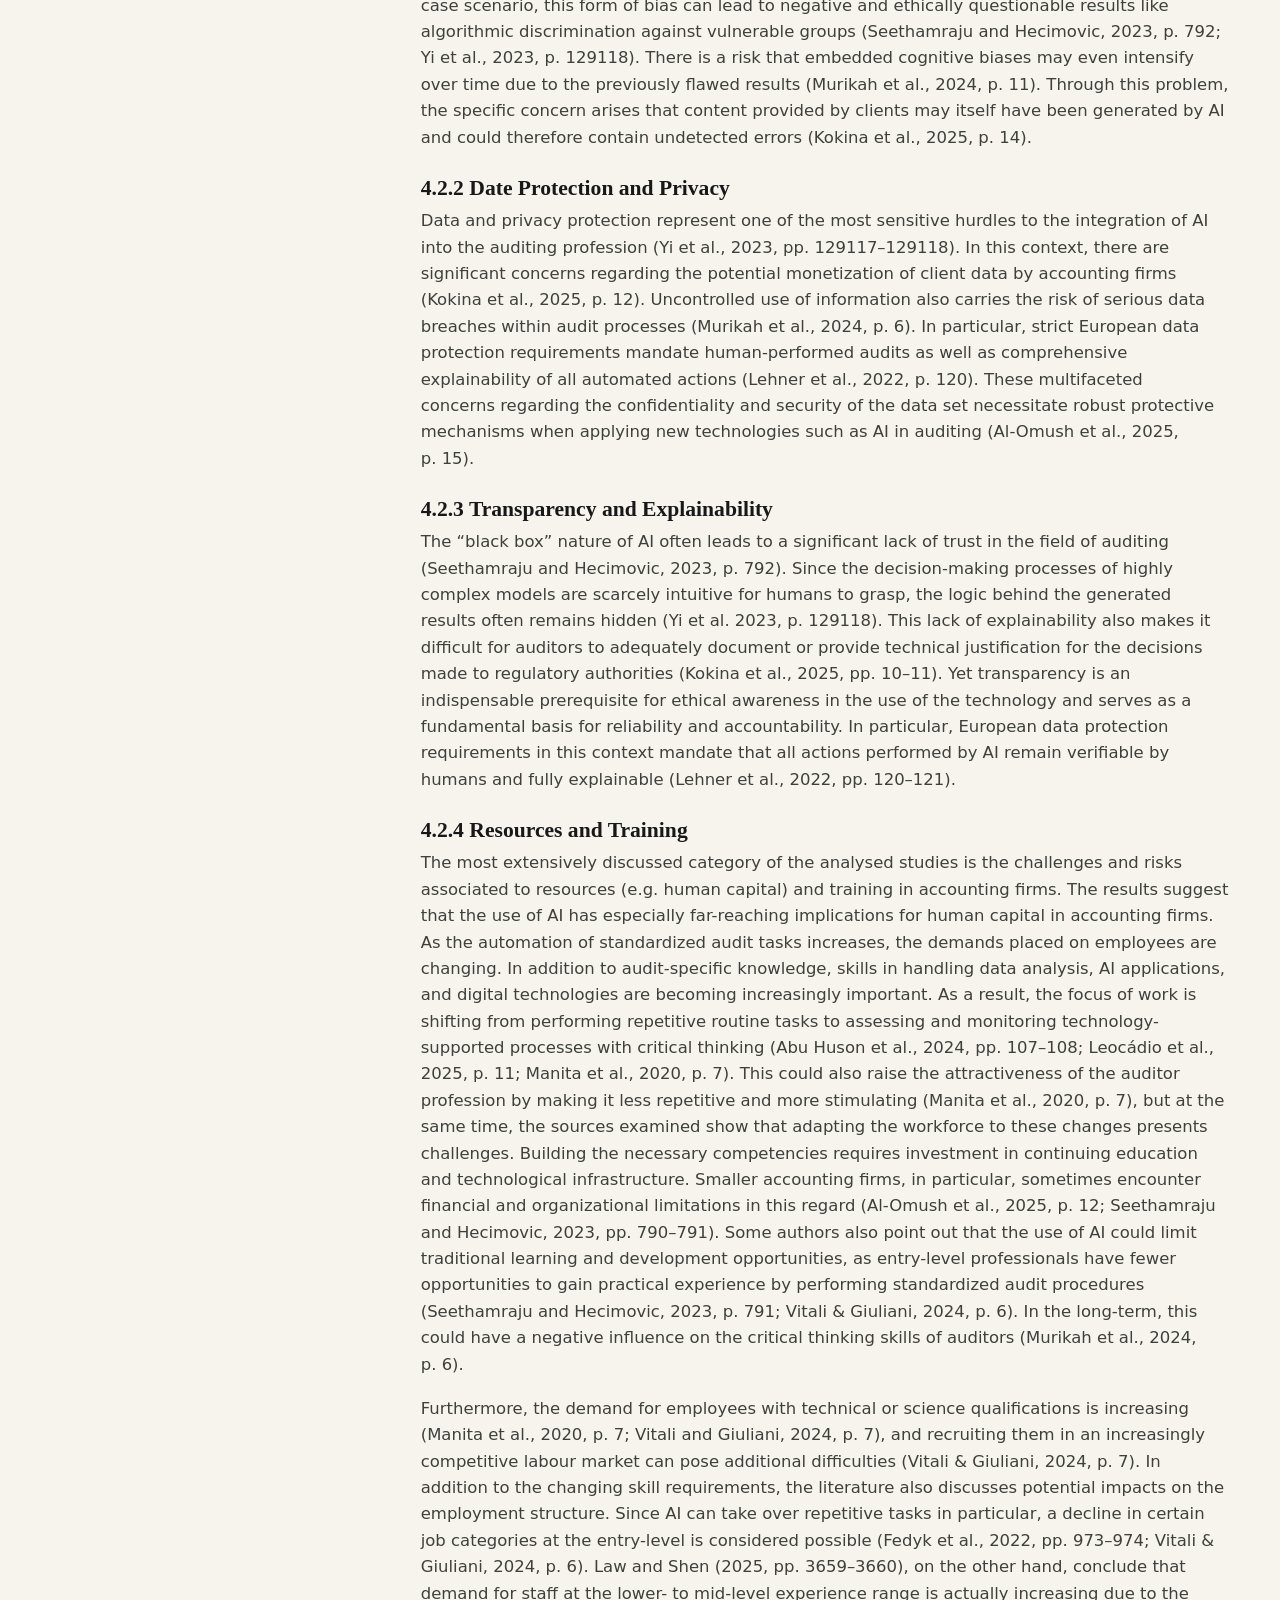
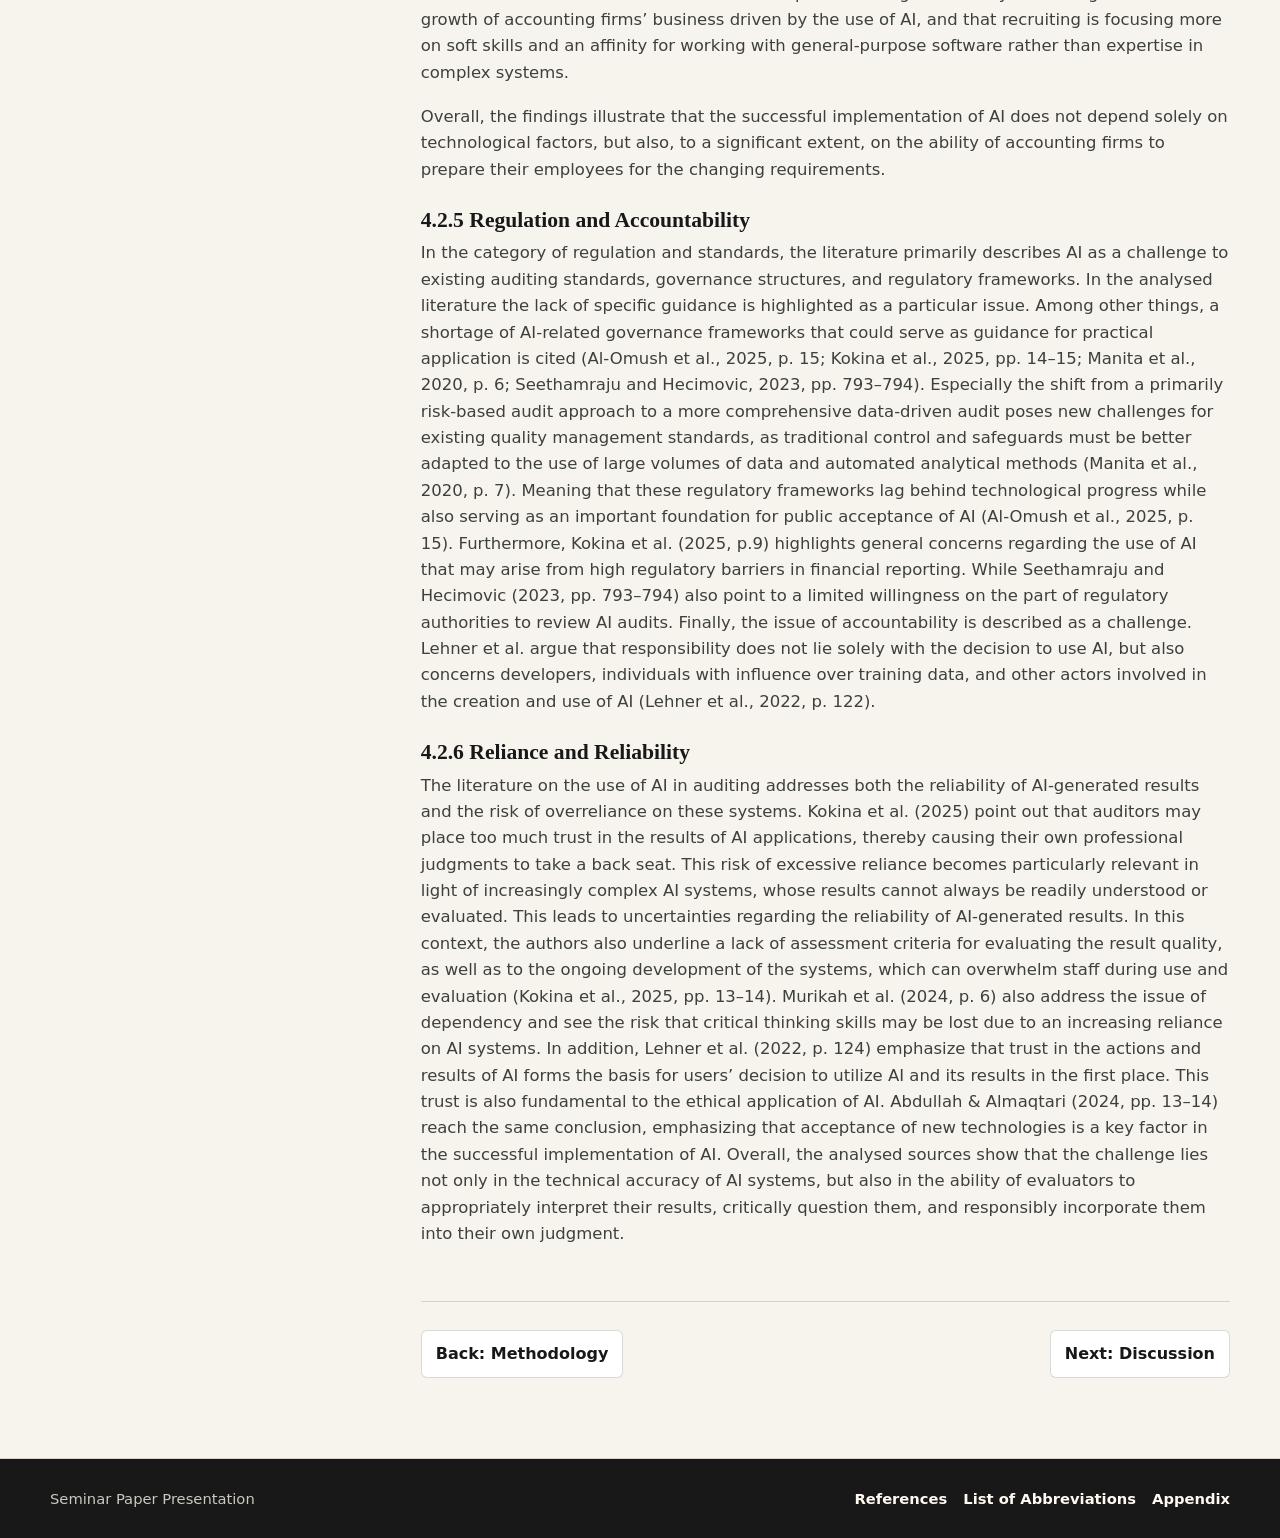
<file: results.html>
<!doctype html>
<html lang="en">
  <head>
    <meta charset="utf-8">
    <meta name="viewport" content="width=device-width, initial-scale=1">
    <title>Seminar Paper | Results</title>
    <link rel="stylesheet" href="styles.css">
  </head>
  <body>
    
  <header class="site-header">
    <nav class="nav" aria-label="Main menu">
      <a class="brand" href="index.html">
        <span class="brand-mark">S</span><span>Seminar Paper</span>
      </a>
      <ul class="menu">
        <li><a href="theoretical-background.html">Theoretical Background</a></li><li><a href="methodology.html">Methodology</a></li><li><a href="results.html" aria-current="page">Results</a></li><li><a href="discussion.html">Discussion</a></li><li><a href="concluding-remarks.html">Concluding Remarks</a></li>
      </ul>
    </nav>
  </header>
    <main>
  <section class="page-hero page-hero-image results-hero">
    <div class="page-hero-inner">
      <p class="eyebrow">Chapter 4</p>
      <h1>Results</h1>
      <p>Application areas, potential benefits, challenges, and risks identified in the systematic literature review.</p>
    </div>
  </section>
  <div class="page-grid">
    <aside class="toc" aria-label="Chapter contents">
      <p>On This Page</p>
      <a href="#use-cases-and-benefits-of-ai-in-auditing">4.1 Use Cases and Benefits</a><a href="#challenges-and-risks-of-ai-in-auditing">4.2 Challenges and Risks</a>
    </aside>
    <article class="paper-content long-form">
      <p>This chapter presents the results of a systematic literature review on the potential applications and challenges of AI in accounting firms. The identified studies were evaluated using a conceptual matrix and categorized by topic. The aim is to identify the key areas of application for AI as well as the associated challenges in the audit process. The results are presented according to the identified categories and supported by findings from the literature (see Tbl. 2). This creates a structured foundation for discussing the impact of AI on quality management in accounting firms in the remainder of this thesis.</p><figure class="paper-figure matrix-figure"><img src="assets/table-2-concept-matrix-original.png" alt="Table 2: Concept matrix of applications, potential benefits, challenges, and risks"><figcaption>Table 2. Concept matrix of the results from the systematic literature review.</figcaption></figure><h2 id="use-cases-and-benefits-of-ai-in-auditing">4.1 Use Cases and Benefits of AI in Auditing</h2><p>This subchapter focuses on the first half of the concept matrix, the use cases and potential benefits of AI in audit. Overall, six categories were identified that will be further described in the following.</p><h3 id="risk-assessment-and-planning">4.1.1 Risk Assessment and Planning</h3><p>The first and major category in the analysed literature is the use for risk assessment and audit planning, where AI is primarily describes AI as a tool for analysing large volumes of data, forecasting audit-relevant developments, and identifying areas of risk. Predictive analytics can help to assess audit risks, create projections, and allocate resources more effectively in audit planning (Abdullah and Almaqtari, 2024, pp. 9–11; Vitali and Giuliani, 2024, p. 10). In addition, historical trends, internal and external data, and benchmarks from public databases can be used to identify high-risk areas of the client’s operations earlier and to inform audit-related decision-making (Fedyk et al., 2022, p. 945; Kokina et al., 2025, p. 8; Leocádio et al., 2025, p. 7; Manita et al., 2020, pp. 5–6). Technically, methods such as DL, classification techniques, and support vector regression can be used for this purpose (Yi et al., 2023, p. 129108). In addition, AI-supported dashboards enable ongoing risk monitoring and can provide guidance for selecting audit priorities (Al-Omush et al., 2025, p. 9; Seethamraju and Hecimovic, 2023, pp. 788, 795). The detection of fraud risks and anomalies is also understood as a contribution to risk assessment, as conspicuous patterns can be identified more precisely and incorporated into planning (Qatawneh, 2025, pp. 1402–1405). Overall, AI does not replace the auditor’s judgment, but it can support planning through more structured risk indicators and more comprehensive data analyses.</p><h3 id="fraud-and-anomaly-detection">4.1.2 Fraud and Anomaly Detection</h3><p>The second biggest category of the use cases and potential benefits of AI in auditing is the use for fraud detection and anomaly detection. Here, AI is primarily used to identify suspicious patterns, unusual transactions, and high-risk entries. Several studies describe how AI can automatically detect anomalies, outliers, and potentially fraudulent transactions, enabling auditors to respond more effectively and earlier to suspicious activities and focus their manual audit procedures (Abdullah and Almaqtari, 2024, p. 9; Al-Omush et al., 2025, pp. 10–11; Manita et al., 2020, pp. 5–6; Seethamraju and Hecimovic, 2023, p. 788; Vitali and Giuliani, 2024, p. 5). Technically, ML methods such as pattern recognition, classification methods, data mining and support vector regression are cited for this purpose (Kokina et al., 2025, pp. 7–8; Fedyk et al., 2022, p. 945; Yi et al., 2023, p. 129108). Another focus lies in the analysis of larger and, in some cases, unstructured data sets. NLP can evaluate emails, contracts, or other text data, thereby making fraud patterns visible more quickly. These patterns that would be harder to detect through manual review (Qatawneh, 2024, pp. 1402–1405). This gives the auditors the possibility of a full review, instead of only samples, so even larger data sets can be examined for anomalies (Al-Omush et al., 2025, pp. 10–11). In a specific case study, the company MindBridge as an example, offers the possibility of continuous detection of unusual transactions (Leocádio et al., 2025, p. 7). Overall, AI thus enhances fraud and anomaly detection through automated pattern recognition, broader data analysis, and a greater focus of manual review on suspicious cases.</p><h3 id="full-population-analysis">4.1.3 Full Population Analysis</h3><p>The third most discussed benefit in the reviewed literature is the possibility of full population analysis or exhaustive testing. Here the literature primarily associates AI with the ability to systematically analyse larger datasets, thereby reducing the reliance on selected samples. The selected literature describes how complete analysis of all data can replace sampling and support in analysing a bigger picture (Al-Omush et al., 2025, pp. 10–11; Law and Shen, 2025, p. 3659; Leocádio et al., 2025, p. 7). Thus, AI is understood not only as a tool for increasing efficiency but also as a means of identifying audit-relevant anomalies within a broader population. This is particularly relevant when large volumes of transaction data are available, where a manual full audit would be practically impossible to carry out. Therefore changing the risked-based approach of auditing to a comprehensive data-driven approach (Manita et al., 2020, pp. 5–6). In addition to transaction-related data, unstructured or semi-structured documents are also cited as areas of focus. NLP algorithms can, for example, read lease agreements, highlight critical information, or extract relevant terms and contract provisions (Kokina et al., 2025, pp. 6–8; Fedyk et al., 2022, p. 945; Vitali and Giuliani, 2024, p. 6). Qatawneh also describes how NLP can thereby relieve auditors of routine evaluations (Qatawneh, 2025, pp. 1402–1405). At the same time it could also improve audit quality through the reduction of errors while putting in data (Law and Shen, 2025, p. 3659). Overall, the literature thus suggests that AI can support comprehensive testing through the automated analysis of extensive transaction data and document-based information, thereby enabling a broader capture of suspicious findings and allowing manual audit procedures to be more strongly focused on the assessment of relevant results.</p><h3 id="audit-procedures-and-reconciliation">4.1.4 Audit Procedures and Reconciliation</h3><p>In the sources examined, AI is primarily described as a tool to support the automation and structuring of individual audit steps. This could possibly help auditors to refocus more of their capacities on strategic tasks (Manita et al., 2020, pp. 4–5; Qatawneh, 2025, p. 1402). A key area of application lies in the analysis and reconciliation of transaction-related data, such as in revenue analyses through the comparison of invoices and purchase orders (Fedyk et al., 2022, p. 945). Furthermore, AI-supported workflows can contribute to process optimization and decision support by structuring audit-relevant information and linking individual work steps within the audit process more efficiently (Kokina et al., 2025, p. 7). In addition to traditional reconciliation procedures, more operational audit procedures are also mentioned. For example, computer vision can be used during physical inventory counts to automatically tally stock levels (Kokina et al., 2025, p. 8). Drones, for example, can be used for this purpose (Fedyk et al., 2024, p. 945). Additionally, estimating revenue based on external factors such as weather or traffic is described as a potential application of AI (Kokina et al., 2025, p. 7). Other possible applications of AI-based methods in finance-related tasks are examples such as asset pricing or corporate value assessment (Yi et al., 2023, p. 129108). Overall, this illustrates that AI can complement audit procedures and reconciliation processes primarily through automated data matching, supportive workflows, and the integration of additional analytical methods.</p><h3 id="reporting-and-documentation">4.1.5 Reporting and Documentation</h3><p>In the context of reporting and documentation, the analysed literature primarily associates AI with the automated creation, structuring, and formatting of audit-related documents such as financial reports (Abdullah and Almaqtari, 2024, p. 11; Kokina et al., 2025, p. 8; Qatawneh, 2025, p. 1402). In particular, generative AI is cited as a tool for creating draft reports, which can support preparatory activities in audit documentation (Kokina et al., 2025, p. 8). Furthermore, Al-Omush et al. (2025, p. 10) describe that AI can not only support the preparation of detailed audit reports, but also contribute to reducing errors in these reports. In this regard, Fedyk et al. (2022, p. 977) point out that the use of AI can be associated with an improvement in quality and a reduction in the likelihood of restatements. Also, in addition to report preparation and restatement reduction, the use of AI also affects the ongoing communication of audit results. Seethamraju and Hecimovic (2023, p. 788) describe a shift from simple financial reports toward more continuous monitoring and reporting to stakeholders. Overall, the literature suggests that AI can support reporting and documentation primarily through automated report drafts, structured document creation, and more data-driven forms of communication, while responsibility for content and the final review of reports remains with the auditors.</p><h3 id="continuous-auditing-and-monitoring">4.1.6 Continuous Auditing and Monitoring</h3><p>In the literature reviewed, AI is primarily associated with a more timely and process-integrated monitoring of audit-relevant information in the context of continuous auditing and continuous monitoring. Several sources describe how AI can enable continuous monitoring of transactions, compliance metrics, and other audit-relevant data, thereby ensuring that suspicious developments are not only identified during subsequent audit procedures (Al-Omush et al., 2025, pp. 9–10; Leocádio et al., 2025, pp. 7–8; Manita et al., 2020, p. 6; Seethamraju and Hecimovic, 2023, p. 788). Through this Stakeholders can be more timely informed (Seethamraju and Hecimovic, 2023, p. 788). A technical example is cited here by Kokina et al. (2025, p. 8), who cite chatbots as an information management tool that can accompany various stages of the audit and make audit-relevant information more accessible. Ultimately, these possibilities can support in raising and maintaining quality in audit (Manita et al., 2020, p. 6).</p><h2 id="challenges-and-risks-of-ai-in-auditing">4.2 Challenges and Risks of AI in Auditing</h2><p>The following subchapter focuses on the second part of the concept matrix, the challenges of the use of AI in audit. Through the synthesis of the literature from the review, six categories of challenges were identified that are will be further described here.</p><h3 id="data-quality-and-algorithmic-bias">4.2.1 Data Quality and Algorithmic Bias</h3><p>One of the key obstacles to the use of AI is the availability and quality of data and the resulting risk of algorithmic bias as resulting significant challenge. Poor data quality, insufficient digitization of client data and a lack of compatibility between the applications used by auditors and clients’ existing systems often complicates technical implementation and use of AI (Seethamraju and Hecimovic, 2023, pp. 789, 791–792). These incomplete or erroneous datasets promote the emergence of biases within the models (Kokina et al., 2025, pp. 11–12; Murikah et al., 2024, pp. 6–7; Al-Omush et al., 2025, pp. 12–13). A variety of factors beyond data gaps and erroneous data, such as demographic homogeneity, spurious correlations, and inappropriate comparison groups, further exacerbate this problem (Murikah et al., 2024, pp. 5–7). In the worst-case scenario, this form of bias can lead to negative and ethically questionable results like algorithmic discrimination against vulnerable groups (Seethamraju and Hecimovic, 2023, p. 792; Yi et al., 2023, p. 129118). There is a risk that embedded cognitive biases may even intensify over time due to the previously flawed results (Murikah et al., 2024, p. 11). Through this problem, the specific concern arises that content provided by clients may itself have been generated by AI and could therefore contain undetected errors (Kokina et al., 2025, p. 14).</p><h3 id="date-protection-and-privacy">4.2.2 Date Protection and Privacy</h3><p>Data and privacy protection represent one of the most sensitive hurdles to the integration of AI into the auditing profession (Yi et al., 2023, pp. 129117–129118). In this context, there are significant concerns regarding the potential monetization of client data by accounting firms (Kokina et al., 2025, p. 12). Uncontrolled use of information also carries the risk of serious data breaches within audit processes (Murikah et al., 2024, p. 6). In particular, strict European data protection requirements mandate human-performed audits as well as comprehensive explainability of all automated actions (Lehner et al., 2022, p. 120). These multifaceted concerns regarding the confidentiality and security of the data set necessitate robust protective mechanisms when applying new technologies such as AI in auditing (Al-Omush et al., 2025, p. 15).</p><h3 id="transparency-and-explainability">4.2.3 Transparency and Explainability</h3><p>The “black box” nature of AI often leads to a significant lack of trust in the field of auditing (Seethamraju and Hecimovic, 2023, p. 792). Since the decision-making processes of highly complex models are scarcely intuitive for humans to grasp, the logic behind the generated results often remains hidden (Yi et al. 2023, p. 129118). This lack of explainability also makes it difficult for auditors to adequately document or provide technical justification for the decisions made to regulatory authorities (Kokina et al., 2025, pp. 10–11). Yet transparency is an indispensable prerequisite for ethical awareness in the use of the technology and serves as a fundamental basis for reliability and accountability. In particular, European data protection requirements in this context mandate that all actions performed by AI remain verifiable by humans and fully explainable (Lehner et al., 2022, pp. 120–121).</p><h3 id="resources-and-training">4.2.4 Resources and Training</h3><p>The most extensively discussed category of the analysed studies is the challenges and risks associated to resources (e.g. human capital) and training in accounting firms. The results suggest that the use of AI has especially far-reaching implications for human capital in accounting firms. As the automation of standardized audit tasks increases, the demands placed on employees are changing. In addition to audit-specific knowledge, skills in handling data analysis, AI applications, and digital technologies are becoming increasingly important. As a result, the focus of work is shifting from performing repetitive routine tasks to assessing and monitoring technology-supported processes with critical thinking (Abu Huson et al., 2024, pp. 107–108; Leocádio et al., 2025, p. 11; Manita et al., 2020, p. 7). This could also raise the attractiveness of the auditor profession by making it less repetitive and more stimulating (Manita et al., 2020, p. 7), but at the same time, the sources examined show that adapting the workforce to these changes presents challenges. Building the necessary competencies requires investment in continuing education and technological infrastructure. Smaller accounting firms, in particular, sometimes encounter financial and organizational limitations in this regard (Al-Omush et al., 2025, p. 12; Seethamraju and Hecimovic, 2023, pp. 790–791). Some authors also point out that the use of AI could limit traditional learning and development opportunities, as entry-level professionals have fewer opportunities to gain practical experience by performing standardized audit procedures (Seethamraju and Hecimovic, 2023, p. 791; Vitali &amp; Giuliani, 2024, p. 6). In the long-term, this could have a negative influence on the critical thinking skills of auditors (Murikah et al., 2024, p. 6).</p><p>Furthermore, the demand for employees with technical or science qualifications is increasing (Manita et al., 2020, p. 7; Vitali and Giuliani, 2024, p. 7), and recruiting them in an increasingly competitive labour market can pose additional difficulties (Vitali &amp; Giuliani, 2024, p. 7). In addition to the changing skill requirements, the literature also discusses potential impacts on the employment structure. Since AI can take over repetitive tasks in particular, a decline in certain job categories at the entry-level is considered possible (Fedyk et al., 2022, pp. 973–974; Vitali &amp; Giuliani, 2024, p. 6). Law and Shen (2025, pp. 3659–3660), on the other hand, conclude that demand for staff at the lower- to mid-level experience range is actually increasing due to the growth of accounting firms’ business driven by the use of AI, and that recruiting is focusing more on soft skills and an affinity for working with general-purpose software rather than expertise in complex systems.</p><p>Overall, the findings illustrate that the successful implementation of AI does not depend solely on technological factors, but also, to a significant extent, on the ability of accounting firms to prepare their employees for the changing requirements.</p><h3 id="regulation-and-accountability">4.2.5 Regulation and Accountability</h3><p>In the category of regulation and standards, the literature primarily describes AI as a challenge to existing auditing standards, governance structures, and regulatory frameworks. In the analysed literature the lack of specific guidance is highlighted as a particular issue. Among other things, a shortage of AI-related governance frameworks that could serve as guidance for practical application is cited (Al-Omush et al., 2025, p. 15; Kokina et al., 2025, pp. 14–15; Manita et al., 2020, p. 6; Seethamraju and Hecimovic, 2023, pp. 793–794). Especially the shift from a primarily risk-based audit approach to a more comprehensive data-driven audit poses new challenges for existing quality management standards, as traditional control and safeguards must be better adapted to the use of large volumes of data and automated analytical methods (Manita et al., 2020, p. 7). Meaning that these regulatory frameworks lag behind technological progress while also serving as an important foundation for public acceptance of AI (Al-Omush et al., 2025, p. 15). Furthermore, Kokina et al. (2025, p.9) highlights general concerns regarding the use of AI that may arise from high regulatory barriers in financial reporting. While Seethamraju and Hecimovic (2023, pp. 793–794) also point to a limited willingness on the part of regulatory authorities to review AI audits. Finally, the issue of accountability is described as a challenge. Lehner et al. argue that responsibility does not lie solely with the decision to use AI, but also concerns developers, individuals with influence over training data, and other actors involved in the creation and use of AI (Lehner et al., 2022, p. 122).</p><h3 id="reliance-and-reliability">4.2.6 Reliance and Reliability</h3><p>The literature on the use of AI in auditing addresses both the reliability of AI-generated results and the risk of overreliance on these systems. Kokina et al. (2025) point out that auditors may place too much trust in the results of AI applications, thereby causing their own professional judgments to take a back seat. This risk of excessive reliance becomes particularly relevant in light of increasingly complex AI systems, whose results cannot always be readily understood or evaluated. This leads to uncertainties regarding the reliability of AI-generated results. In this context, the authors also underline a lack of assessment criteria for evaluating the result quality, as well as to the ongoing development of the systems, which can overwhelm staff during use and evaluation (Kokina et al., 2025, pp. 13–14). Murikah et al. (2024, p. 6) also address the issue of dependency and see the risk that critical thinking skills may be lost due to an increasing reliance on AI systems. In addition, Lehner et al. (2022, p. 124) emphasize that trust in the actions and results of AI forms the basis for users’ decision to utilize AI and its results in the first place. This trust is also fundamental to the ethical application of AI. Abdullah &amp; Almaqtari (2024, pp. 13–14) reach the same conclusion, emphasizing that acceptance of new technologies is a key factor in the successful implementation of AI. Overall, the analysed sources show that the challenge lies not only in the technical accuracy of AI systems, but also in the ability of evaluators to appropriately interpret their results, critically question them, and responsibly incorporate them into their own judgment.</p>
      <nav class="next-links" aria-label="Page navigation">
        <a href="methodology.html">Back: Methodology</a>
        <a href="discussion.html">Next: Discussion</a>
      </nav>
    </article>
  </div></main>
    
  <footer class="site-footer">
    <div class="footer-inner">
      <span>Seminar Paper Presentation</span>
      <nav class="footer-links" aria-label="Supporting pages">
        <a href="references.html">References</a>
        <a href="abbreviations.html">List of Abbreviations</a>
        <a href="appendix.html">Appendix</a>
      </nav>
    </div>
  </footer>
  </body>
</html>
</file>
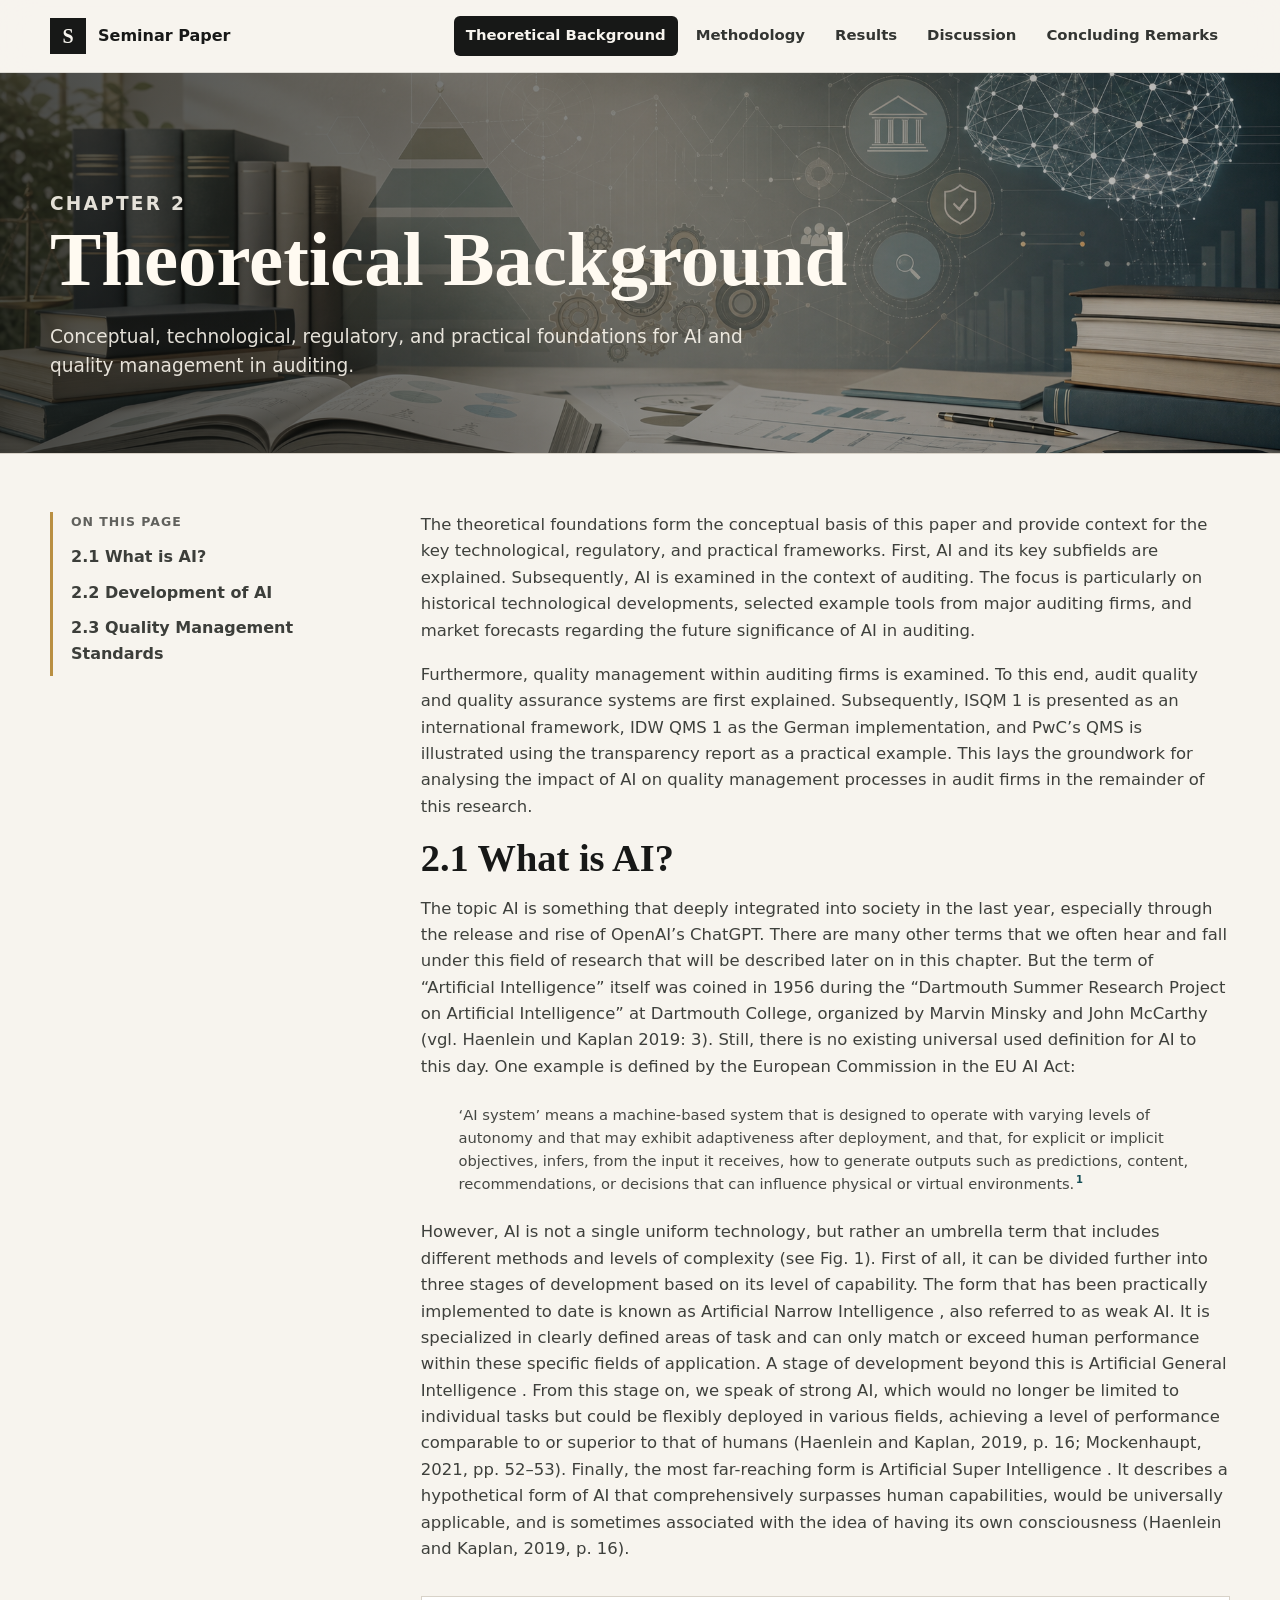
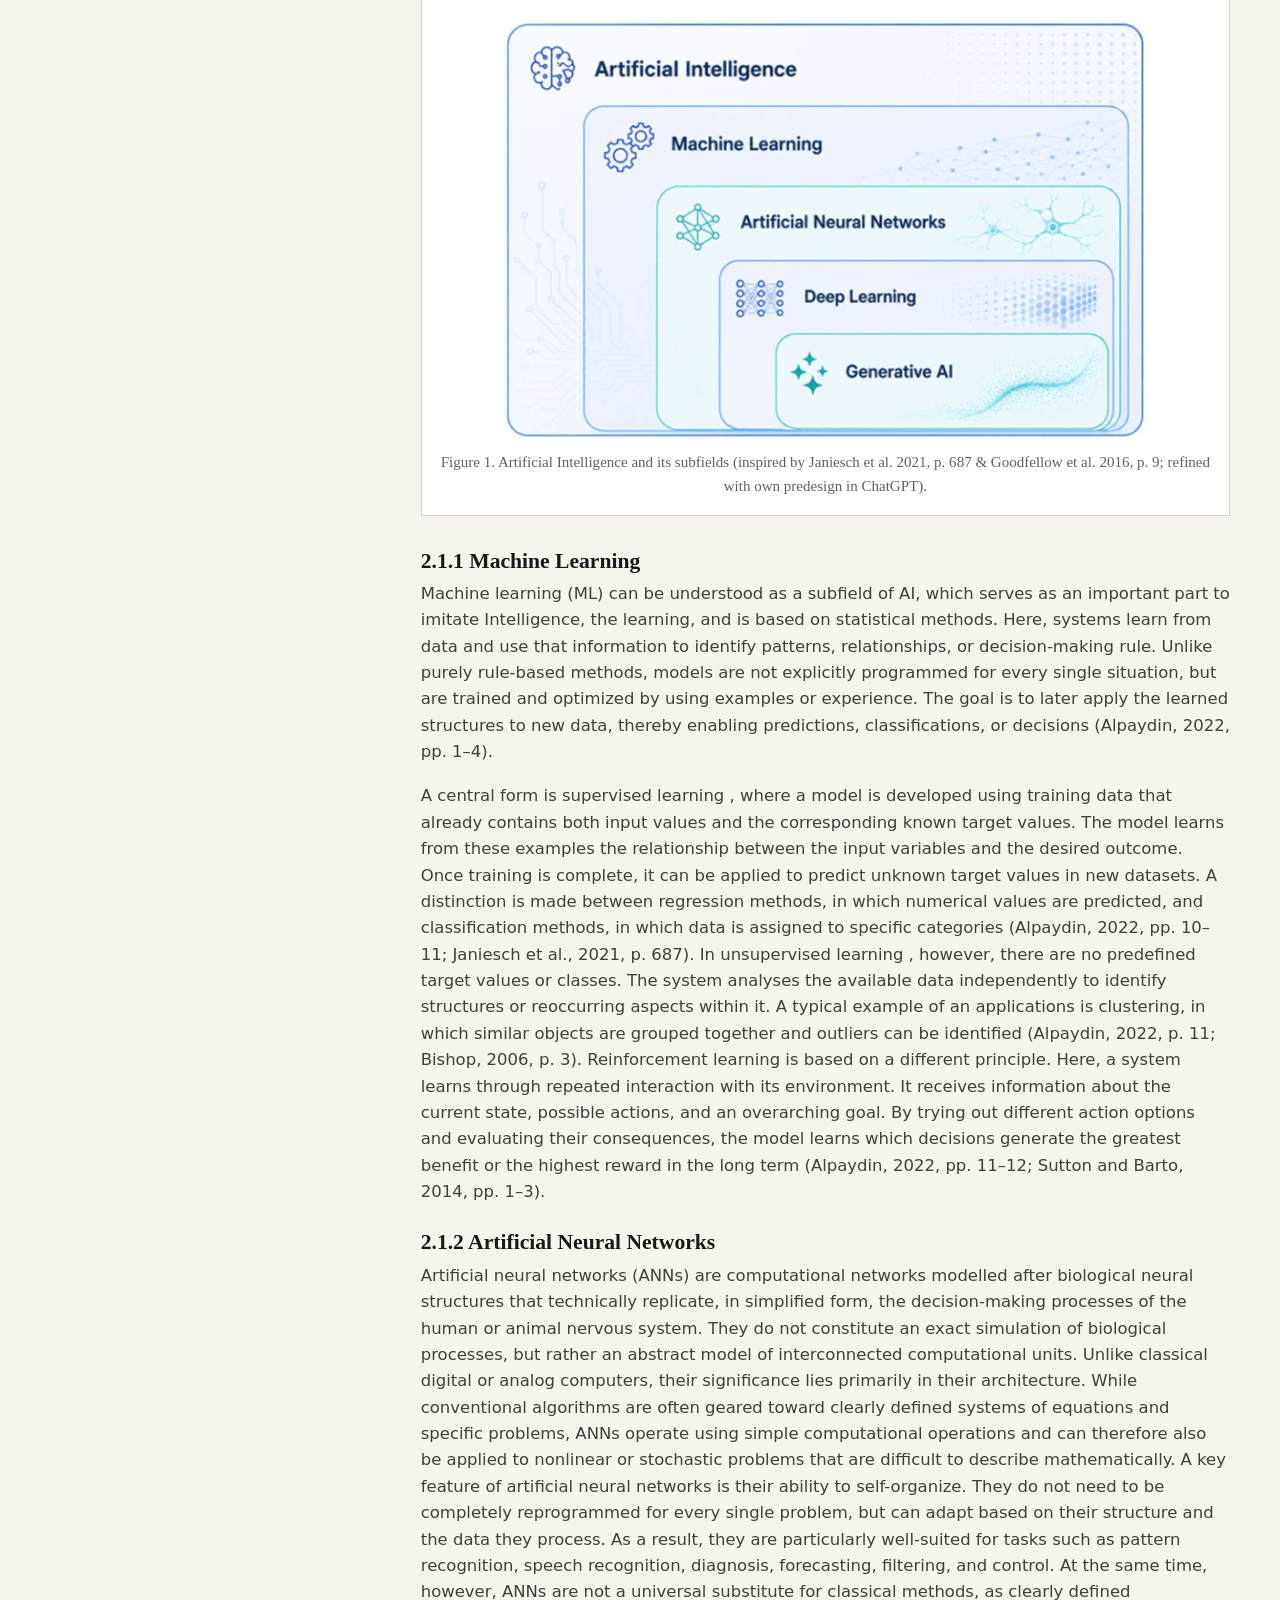
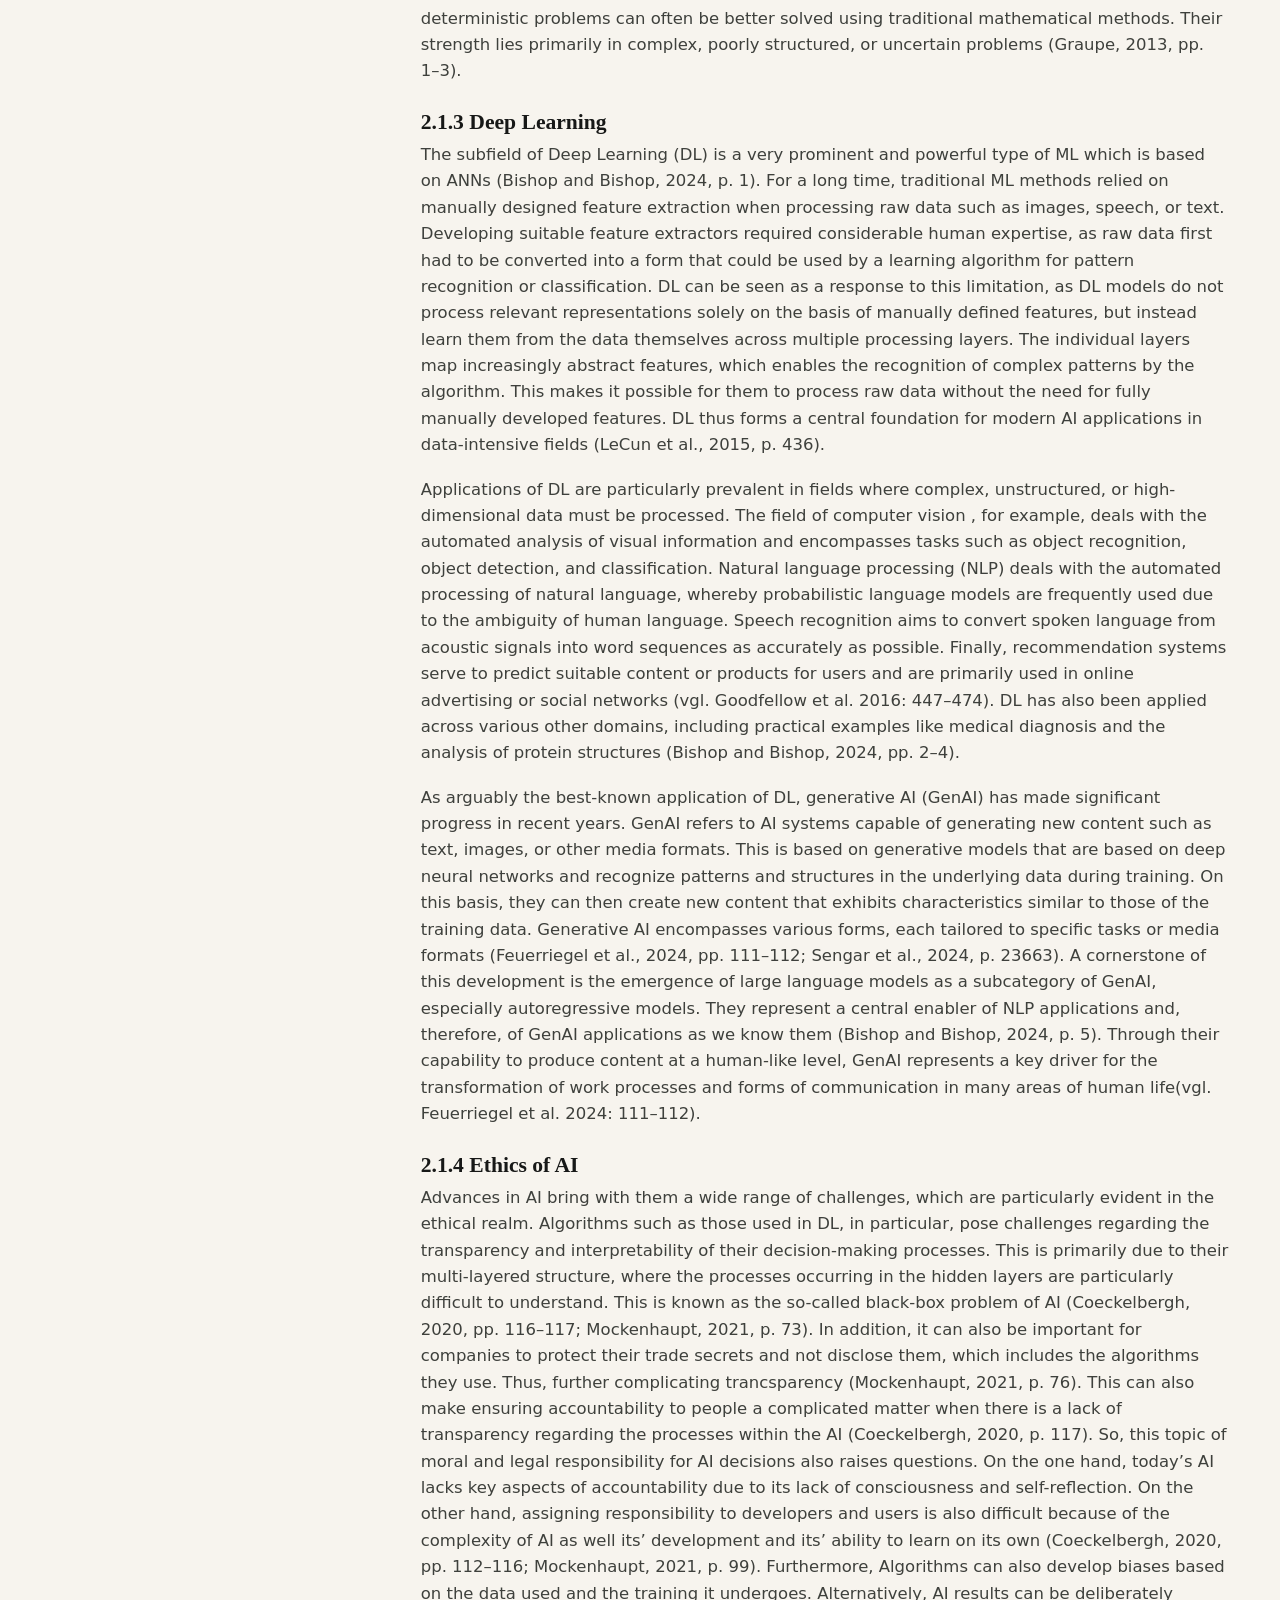
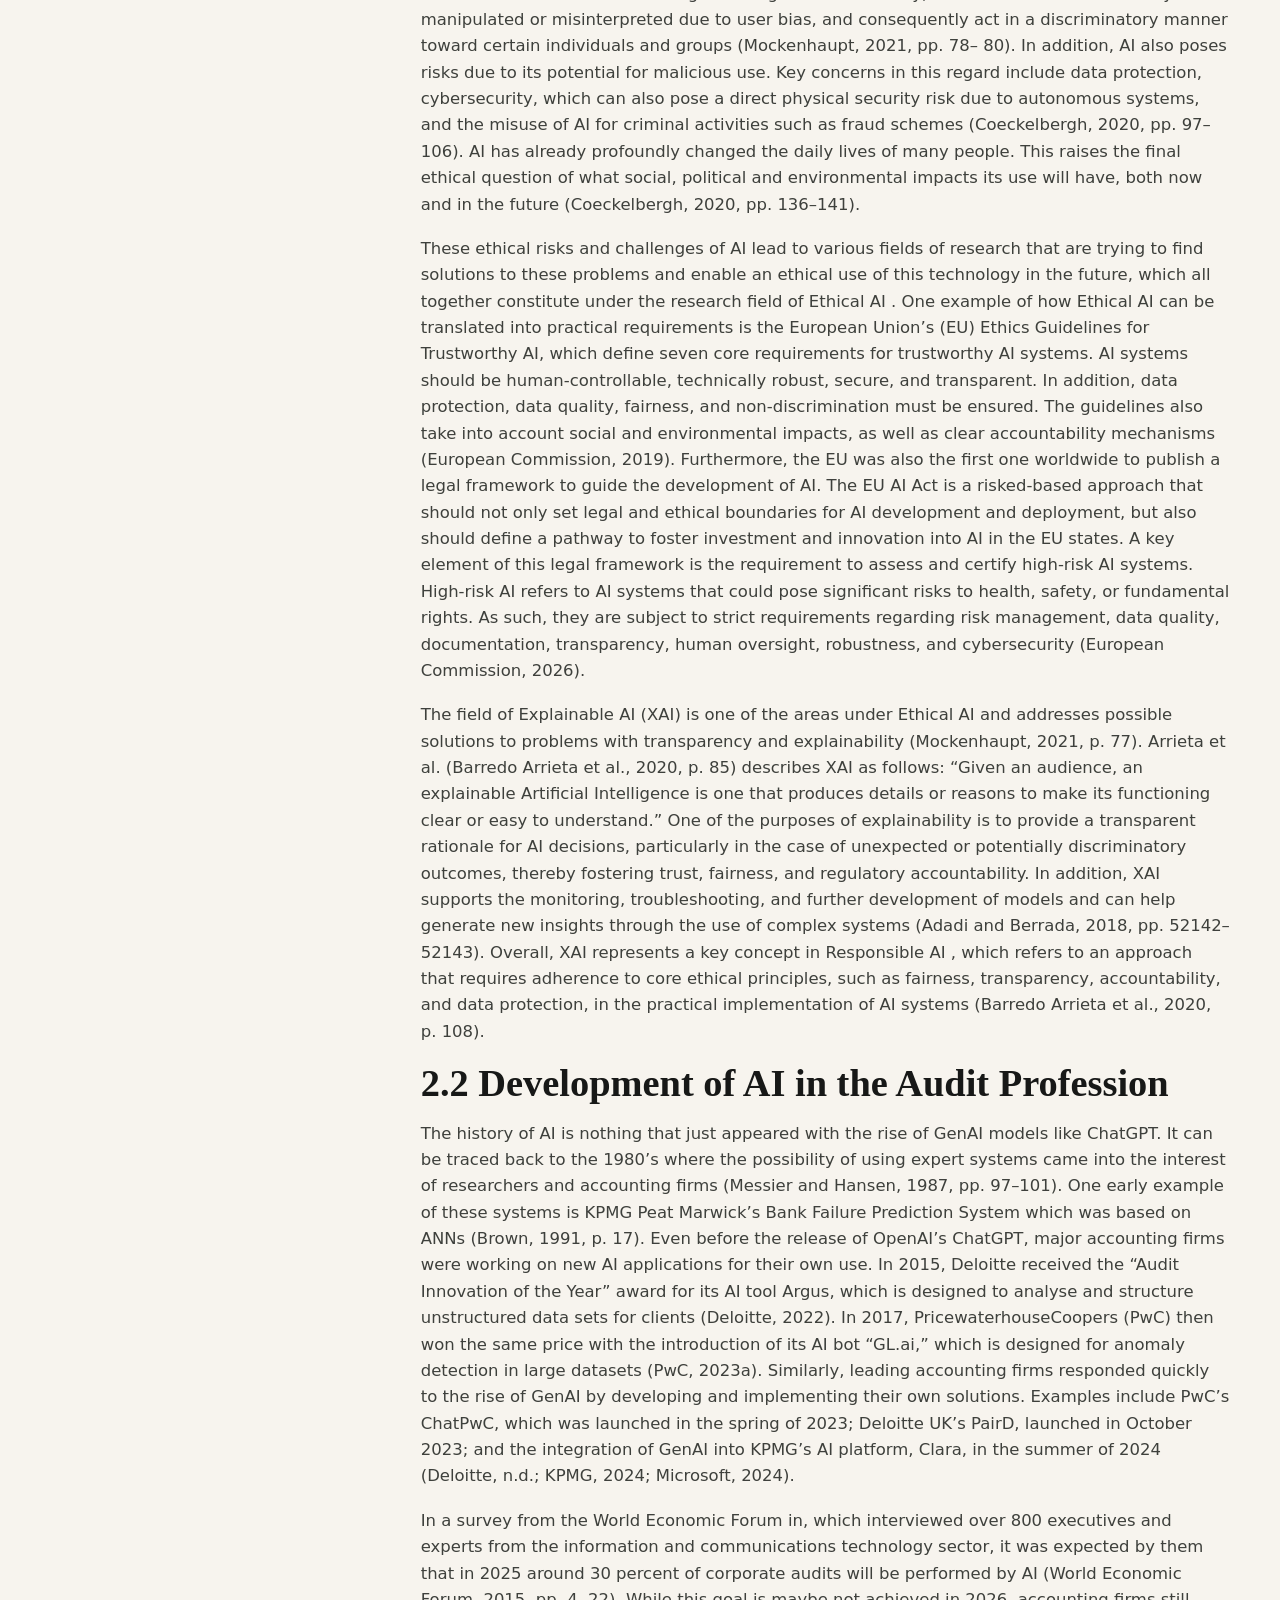
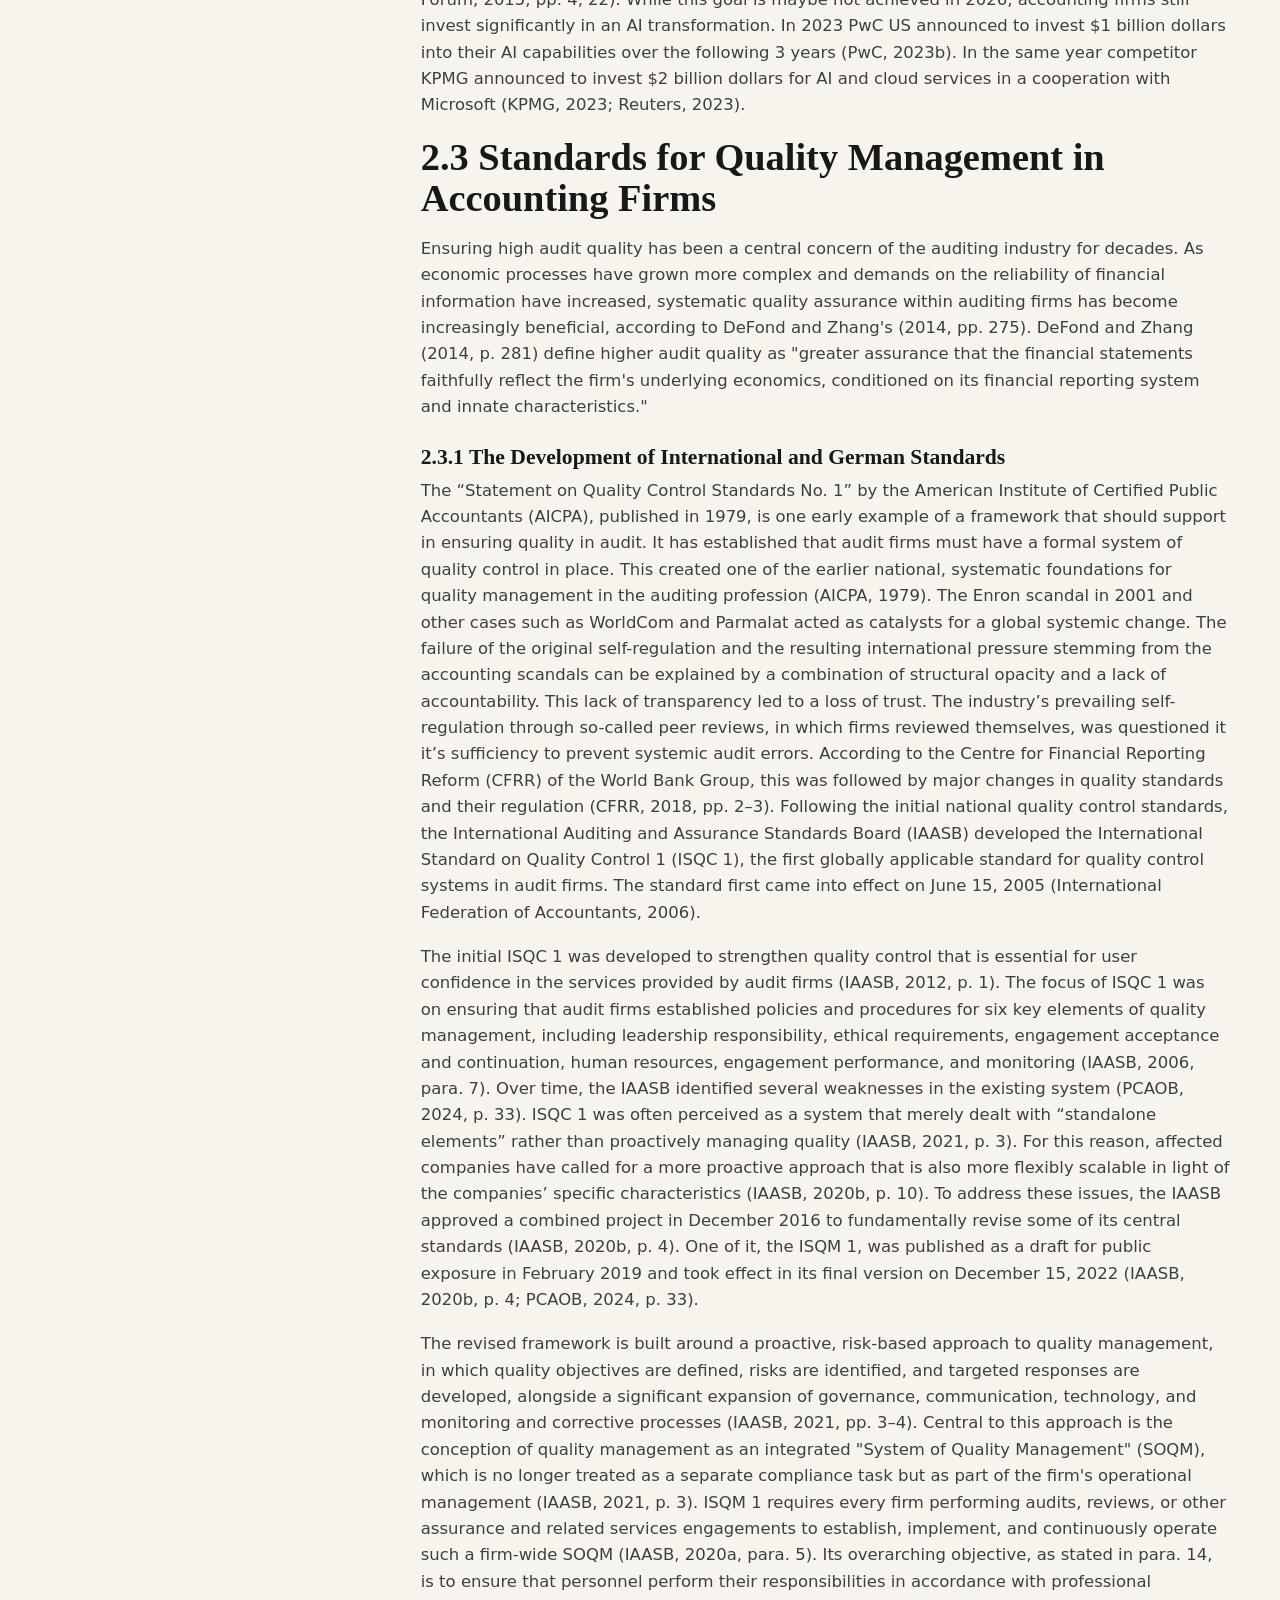
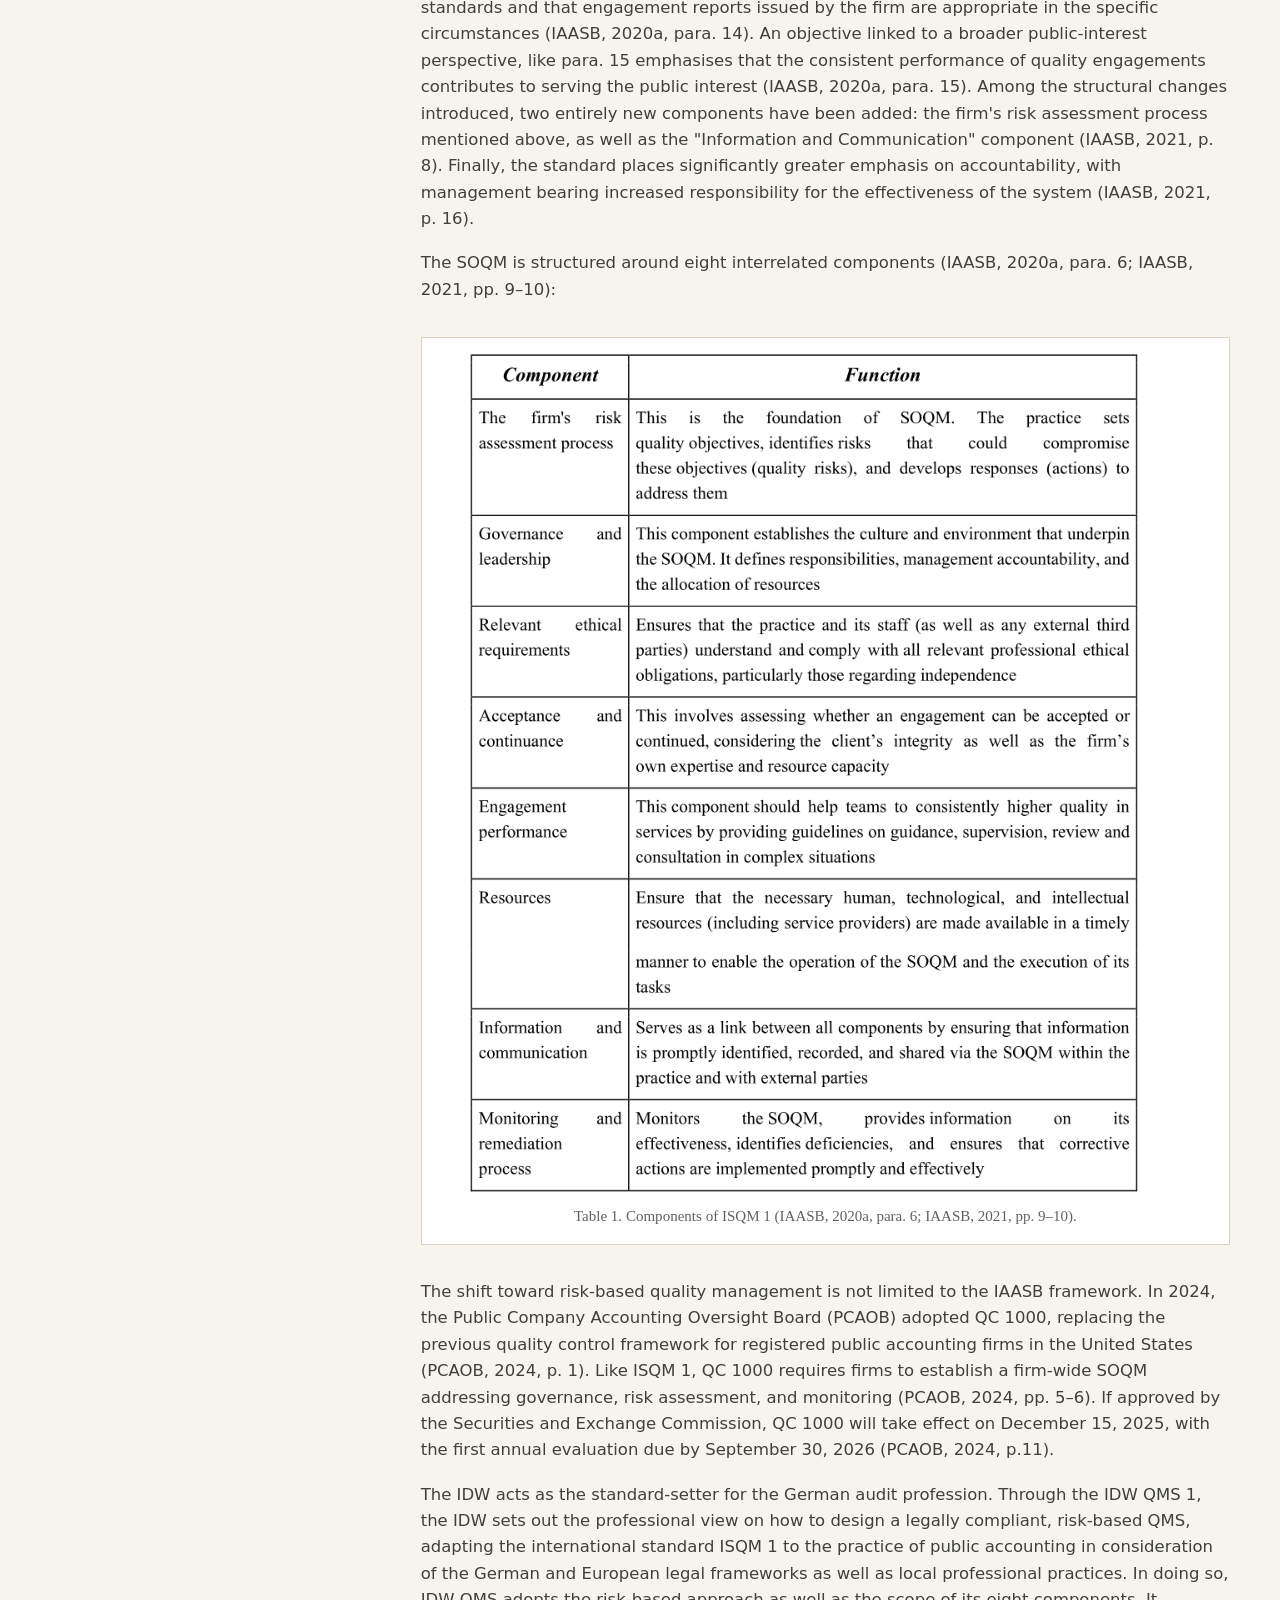
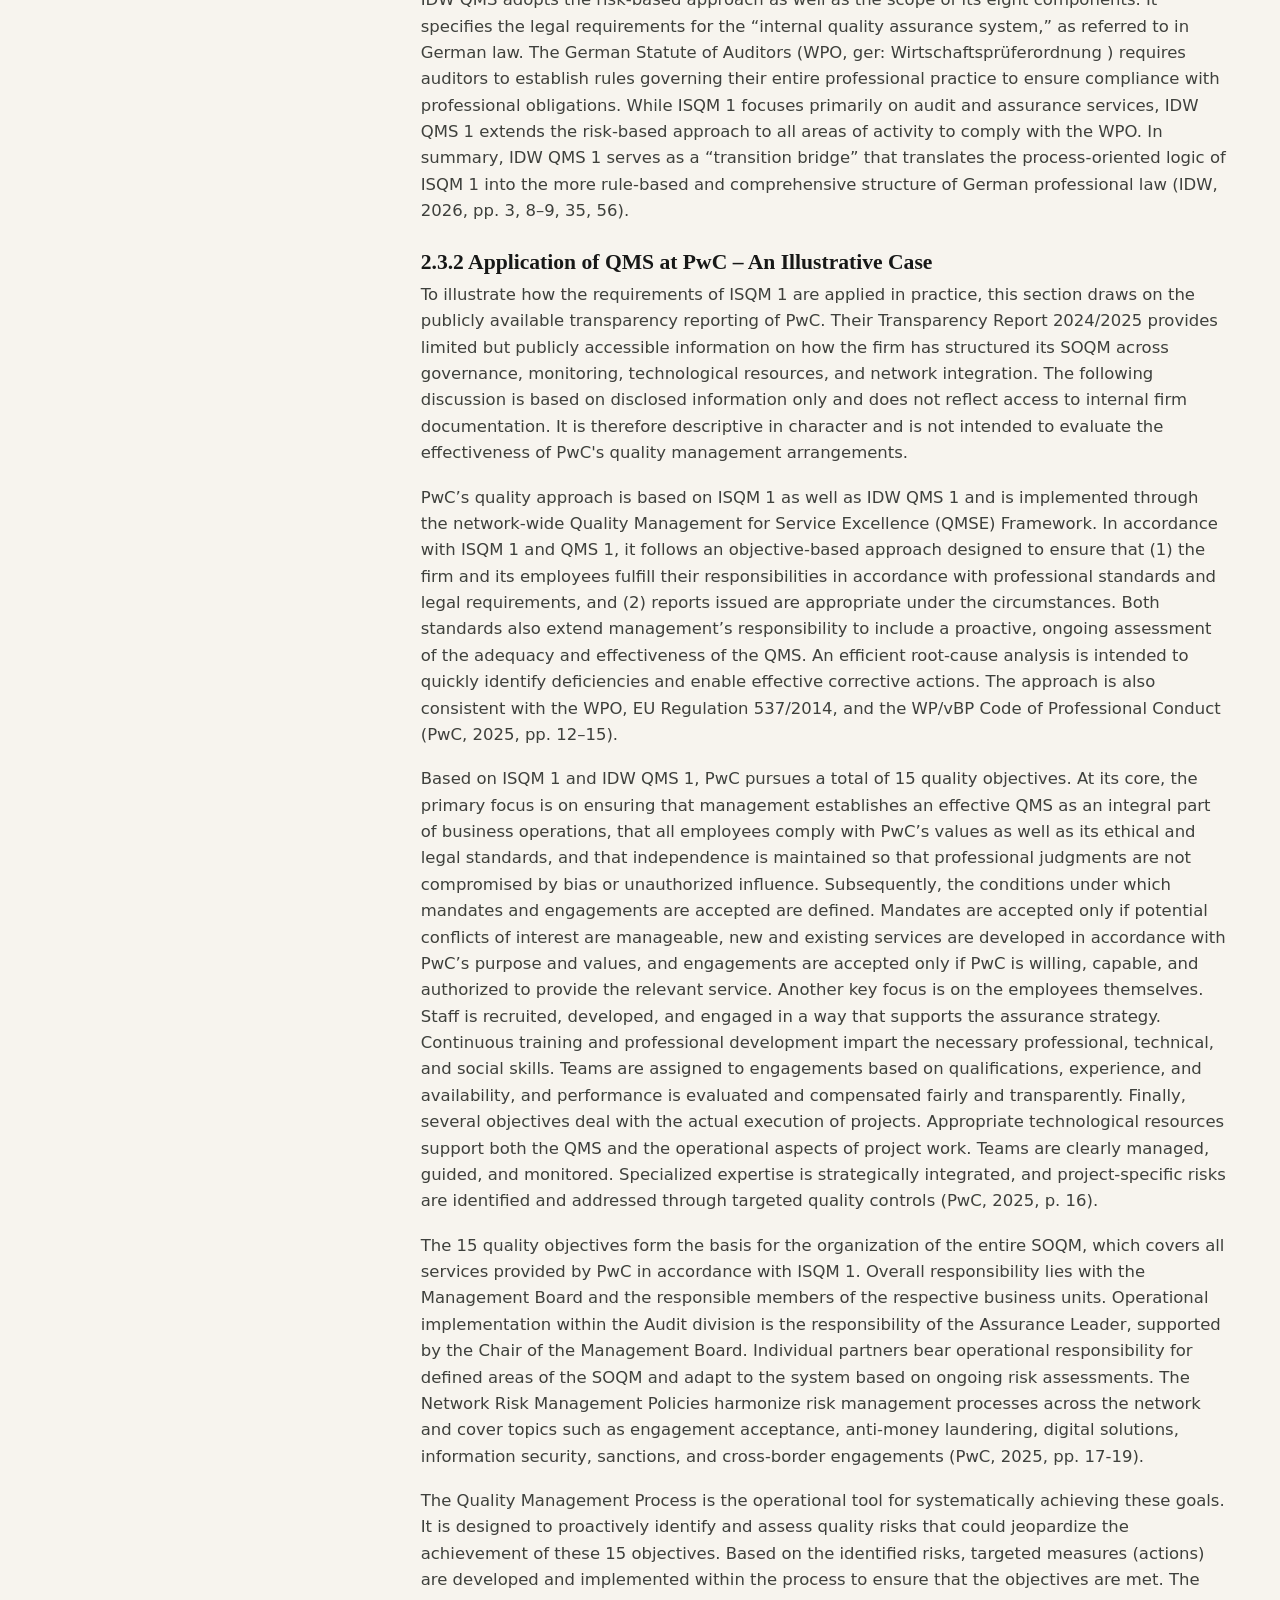
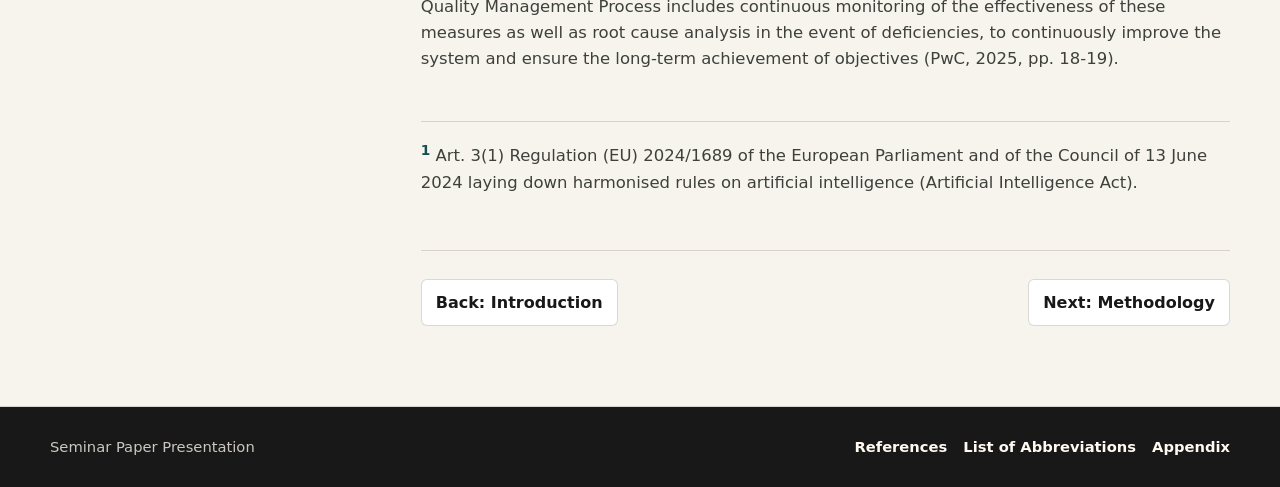
<file: theoretical-background.html>
<!doctype html>
<html lang="en">
  <head>
    <meta charset="utf-8">
    <meta name="viewport" content="width=device-width, initial-scale=1">
    <title>Seminar Paper | Theoretical Background</title>
    <link rel="stylesheet" href="styles.css">
  </head>
  <body>
    
  <header class="site-header">
    <nav class="nav" aria-label="Main menu">
      <a class="brand" href="index.html">
        <span class="brand-mark">S</span><span>Seminar Paper</span>
      </a>
      <ul class="menu">
        <li><a href="theoretical-background.html" aria-current="page">Theoretical Background</a></li><li><a href="methodology.html">Methodology</a></li><li><a href="results.html">Results</a></li><li><a href="discussion.html">Discussion</a></li><li><a href="concluding-remarks.html">Concluding Remarks</a></li>
      </ul>
    </nav>
  </header>
    <main>
  <section class="page-hero page-hero-image theoretical-hero">
    <div class="page-hero-inner">
      <p class="eyebrow">Chapter 2</p>
      <h1>Theoretical Background</h1>
      <p>Conceptual, technological, regulatory, and practical foundations for AI and quality management in auditing.</p>
    </div>
  </section>
  <div class="page-grid">
    <aside class="toc" aria-label="Chapter contents">
      <p>On This Page</p>
      <a href="#what-is-ai">2.1 What is AI?</a><a href="#development-of-ai-in-the-audit-profession">2.2 Development of AI</a><a href="#standards-for-quality-management-in-accounting-firms">2.3 Quality Management Standards</a>
    </aside>
    <article class="paper-content long-form">
      <p>The theoretical foundations form the conceptual basis of this paper and provide context for the key technological, regulatory, and practical frameworks. First, AI and its key subfields are explained. Subsequently, AI is examined in the context of auditing. The focus is particularly on historical technological developments, selected example tools from major auditing firms, and market forecasts regarding the future significance of AI in auditing.</p><p>Furthermore, quality management within auditing firms is examined. To this end, audit quality and quality assurance systems are first explained. Subsequently, ISQM 1 is presented as an international framework, IDW QMS 1 as the German implementation, and PwC’s QMS is illustrated using the transparency report as a practical example. This lays the groundwork for analysing the impact of AI on quality management processes in audit firms in the remainder of this research.</p><h2 id="what-is-ai">2.1 What is AI?</h2><p>The topic AI is something that deeply integrated into society in the last year, especially through the release and rise of OpenAI’s ChatGPT. There are many other terms that we often hear and fall under this field of research that will be described later on in this chapter. But the term of “Artificial Intelligence” itself was coined in 1956 during the “Dartmouth Summer Research Project on Artificial Intelligence” at Dartmouth College, organized by Marvin Minsky and John McCarthy (vgl. Haenlein und Kaplan 2019: 3). Still, there is no existing universal used definition for AI to this day. One example is defined by the European Commission in the EU AI Act:</p><blockquote class="direct-quote">‘AI system’ means a machine-based system that is designed to operate with varying levels of autonomy and that may exhibit adaptiveness after deployment, and that, for explicit or implicit objectives, infers, from the input it receives, how to generate outputs such as predictions, content, recommendations, or decisions that can influence physical or virtual environments.<sup class="footnote-ref"><a id="footnote-ref-1" href="#footnote-1" aria-label="Footnote 1">1</a></sup></blockquote><p>However, AI is not a single uniform technology, but rather an umbrella term that includes different methods and levels of complexity (see Fig. 1). First of all, it can be divided further into three stages of development based on its level of capability. The form that has been practically implemented to date is known as Artificial Narrow Intelligence , also referred to as weak AI. It is specialized in clearly defined areas of task and can only match or exceed human performance within these specific fields of application. A stage of development beyond this is Artificial General Intelligence . From this stage on, we speak of strong AI, which would no longer be limited to individual tasks but could be flexibly deployed in various fields, achieving a level of performance comparable to or superior to that of humans (Haenlein and Kaplan, 2019, p. 16; Mockenhaupt, 2021, pp. 52–53). Finally, the most far-reaching form is Artificial Super Intelligence . It describes a hypothetical form of AI that comprehensively surpasses human capabilities, would be universally applicable, and is sometimes associated with the idea of having its own consciousness (Haenlein and Kaplan, 2019, p. 16).</p><figure class="paper-figure"><img src="assets/figure-1-ai-subfields-clean.png" alt="Figure 1: Artificial Intelligence and its subfields"><figcaption>Figure 1. Artificial Intelligence and its subfields (inspired by Janiesch et al. 2021, p. 687 &amp; Goodfellow et al. 2016, p. 9; refined with own predesign in ChatGPT).</figcaption></figure><h3 id="machine-learning">2.1.1 Machine Learning</h3><p>Machine learning (ML) can be understood as a subfield of AI, which serves as an important part to imitate Intelligence, the learning, and is based on statistical methods. Here, systems learn from data and use that information to identify patterns, relationships, or decision-making rule. Unlike purely rule-based methods, models are not explicitly programmed for every single situation, but are trained and optimized by using examples or experience. The goal is to later apply the learned structures to new data, thereby enabling predictions, classifications, or decisions (Alpaydin, 2022, pp. 1–4).</p><p>A central form is supervised learning , where a model is developed using training data that already contains both input values and the corresponding known target values. The model learns from these examples the relationship between the input variables and the desired outcome. Once training is complete, it can be applied to predict unknown target values in new datasets. A distinction is made between regression methods, in which numerical values are predicted, and classification methods, in which data is assigned to specific categories (Alpaydin, 2022, pp. 10–11; Janiesch et al., 2021, p. 687). In unsupervised learning , however, there are no predefined target values or classes. The system analyses the available data independently to identify structures or reoccurring aspects within it. A typical example of an applications is clustering, in which similar objects are grouped together and outliers can be identified (Alpaydin, 2022, p. 11; Bishop, 2006, p. 3). Reinforcement learning is based on a different principle. Here, a system learns through repeated interaction with its environment. It receives information about the current state, possible actions, and an overarching goal. By trying out different action options and evaluating their consequences, the model learns which decisions generate the greatest benefit or the highest reward in the long term (Alpaydin, 2022, pp. 11–12; Sutton and Barto, 2014, pp. 1–3).</p><h3 id="artificial-neural-networks">2.1.2 Artificial Neural Networks</h3><p>Artificial neural networks (ANNs) are computational networks modelled after biological neural structures that technically replicate, in simplified form, the decision-making processes of the human or animal nervous system. They do not constitute an exact simulation of biological processes, but rather an abstract model of interconnected computational units. Unlike classical digital or analog computers, their significance lies primarily in their architecture. While conventional algorithms are often geared toward clearly defined systems of equations and specific problems, ANNs operate using simple computational operations and can therefore also be applied to nonlinear or stochastic problems that are difficult to describe mathematically. A key feature of artificial neural networks is their ability to self-organize. They do not need to be completely reprogrammed for every single problem, but can adapt based on their structure and the data they process. As a result, they are particularly well-suited for tasks such as pattern recognition, speech recognition, diagnosis, forecasting, filtering, and control. At the same time, however, ANNs are not a universal substitute for classical methods, as clearly defined deterministic problems can often be better solved using traditional mathematical methods. Their strength lies primarily in complex, poorly structured, or uncertain problems (Graupe, 2013, pp. 1–3).</p><h3 id="deep-learning">2.1.3 Deep Learning</h3><p>The subfield of Deep Learning (DL) is a very prominent and powerful type of ML which is based on ANNs (Bishop and Bishop, 2024, p. 1). For a long time, traditional ML methods relied on manually designed feature extraction when processing raw data such as images, speech, or text. Developing suitable feature extractors required considerable human expertise, as raw data first had to be converted into a form that could be used by a learning algorithm for pattern recognition or classification. DL can be seen as a response to this limitation, as DL models do not process relevant representations solely on the basis of manually defined features, but instead learn them from the data themselves across multiple processing layers. The individual layers map increasingly abstract features, which enables the recognition of complex patterns by the algorithm. This makes it possible for them to process raw data without the need for fully manually developed features. DL thus forms a central foundation for modern AI applications in data-intensive fields (LeCun et al., 2015, p. 436).</p><p>Applications of DL are particularly prevalent in fields where complex, unstructured, or high-dimensional data must be processed. The field of computer vision , for example, deals with the automated analysis of visual information and encompasses tasks such as object recognition, object detection, and classification. Natural language processing (NLP) deals with the automated processing of natural language, whereby probabilistic language models are frequently used due to the ambiguity of human language. Speech recognition aims to convert spoken language from acoustic signals into word sequences as accurately as possible. Finally, recommendation systems serve to predict suitable content or products for users and are primarily used in online advertising or social networks (vgl. Goodfellow et al. 2016: 447–474). DL has also been applied across various other domains, including practical examples like medical diagnosis and the analysis of protein structures (Bishop and Bishop, 2024, pp. 2–4).</p><p>As arguably the best-known application of DL, generative AI (GenAI) has made significant progress in recent years. GenAI refers to AI systems capable of generating new content such as text, images, or other media formats. This is based on generative models that are based on deep neural networks and recognize patterns and structures in the underlying data during training. On this basis, they can then create new content that exhibits characteristics similar to those of the training data. Generative AI encompasses various forms, each tailored to specific tasks or media formats (Feuerriegel et al., 2024, pp. 111–112; Sengar et al., 2024, p. 23663). A cornerstone of this development is the emergence of large language models as a subcategory of GenAI, especially autoregressive models. They represent a central enabler of NLP applications and, therefore, of GenAI applications as we know them (Bishop and Bishop, 2024, p. 5). Through their capability to produce content at a human-like level, GenAI represents a key driver for the transformation of work processes and forms of communication in many areas of human life(vgl. Feuerriegel et al. 2024: 111–112).</p><h3 id="ethics-of-ai">2.1.4 Ethics of AI</h3><p>Advances in AI bring with them a wide range of challenges, which are particularly evident in the ethical realm. Algorithms such as those used in DL, in particular, pose challenges regarding the transparency and interpretability of their decision-making processes. This is primarily due to their multi-layered structure, where the processes occurring in the hidden layers are particularly difficult to understand. This is known as the so-called black-box problem of AI (Coeckelbergh, 2020, pp. 116–117; Mockenhaupt, 2021, p. 73). In addition, it can also be important for companies to protect their trade secrets and not disclose them, which includes the algorithms they use. Thus, further complicating trancsparency (Mockenhaupt, 2021, p. 76). This can also make ensuring accountability to people a complicated matter when there is a lack of transparency regarding the processes within the AI (Coeckelbergh, 2020, p. 117). So, this topic of moral and legal responsibility for AI decisions also raises questions. On the one hand, today’s AI lacks key aspects of accountability due to its lack of consciousness and self-reflection. On the other hand, assigning responsibility to developers and users is also difficult because of the complexity of AI as well its’ development and its’ ability to learn on its own (Coeckelbergh, 2020, pp. 112–116; Mockenhaupt, 2021, p. 99). Furthermore, Algorithms can also develop biases based on the data used and the training it undergoes. Alternatively, AI results can be deliberately manipulated or misinterpreted due to user bias, and consequently act in a discriminatory manner toward certain individuals and groups (Mockenhaupt, 2021, pp. 78– 80). In addition, AI also poses risks due to its potential for malicious use. Key concerns in this regard include data protection, cybersecurity, which can also pose a direct physical security risk due to autonomous systems, and the misuse of AI for criminal activities such as fraud schemes (Coeckelbergh, 2020, pp. 97–106). AI has already profoundly changed the daily lives of many people. This raises the final ethical question of what social, political and environmental impacts its use will have, both now and in the future (Coeckelbergh, 2020, pp. 136–141).</p><p>These ethical risks and challenges of AI lead to various fields of research that are trying to find solutions to these problems and enable an ethical use of this technology in the future, which all together constitute under the research field of Ethical AI . One example of how Ethical AI can be translated into practical requirements is the European Union’s (EU) Ethics Guidelines for Trustworthy AI, which define seven core requirements for trustworthy AI systems. AI systems should be human-controllable, technically robust, secure, and transparent. In addition, data protection, data quality, fairness, and non-discrimination must be ensured. The guidelines also take into account social and environmental impacts, as well as clear accountability mechanisms (European Commission, 2019). Furthermore, the EU was also the first one worldwide to publish a legal framework to guide the development of AI. The EU AI Act is a risked-based approach that should not only set legal and ethical boundaries for AI development and deployment, but also should define a pathway to foster investment and innovation into AI in the EU states. A key element of this legal framework is the requirement to assess and certify high-risk AI systems. High-risk AI refers to AI systems that could pose significant risks to health, safety, or fundamental rights. As such, they are subject to strict requirements regarding risk management, data quality, documentation, transparency, human oversight, robustness, and cybersecurity (European Commission, 2026).</p><p>The field of Explainable AI (XAI) is one of the areas under Ethical AI and addresses possible solutions to problems with transparency and explainability (Mockenhaupt, 2021, p. 77). Arrieta et al. (Barredo Arrieta et al., 2020, p. 85) describes XAI as follows: “Given an audience, an explainable Artificial Intelligence is one that produces details or reasons to make its functioning clear or easy to understand.” One of the purposes of explainability is to provide a transparent rationale for AI decisions, particularly in the case of unexpected or potentially discriminatory outcomes, thereby fostering trust, fairness, and regulatory accountability. In addition, XAI supports the monitoring, troubleshooting, and further development of models and can help generate new insights through the use of complex systems (Adadi and Berrada, 2018, pp. 52142–52143). Overall, XAI represents a key concept in Responsible AI , which refers to an approach that requires adherence to core ethical principles, such as fairness, transparency, accountability, and data protection, in the practical implementation of AI systems (Barredo Arrieta et al., 2020, p. 108).</p><h2 id="development-of-ai-in-the-audit-profession">2.2 Development of AI in the Audit Profession</h2><p>The history of AI is nothing that just appeared with the rise of GenAI models like ChatGPT. It can be traced back to the 1980’s where the possibility of using expert systems came into the interest of researchers and accounting firms (Messier and Hansen, 1987, pp. 97–101). One early example of these systems is KPMG Peat Marwick’s Bank Failure Prediction System which was based on ANNs (Brown, 1991, p. 17). Even before the release of OpenAI’s ChatGPT, major accounting firms were working on new AI applications for their own use. In 2015, Deloitte received the “Audit Innovation of the Year” award for its AI tool Argus, which is designed to analyse and structure unstructured data sets for clients (Deloitte, 2022). In 2017, PricewaterhouseCoopers (PwC) then won the same price with the introduction of its AI bot “GL.ai,” which is designed for anomaly detection in large datasets (PwC, 2023a). Similarly, leading accounting firms responded quickly to the rise of GenAI by developing and implementing their own solutions. Examples include PwC’s ChatPwC, which was launched in the spring of 2023; Deloitte UK’s PairD, launched in October 2023; and the integration of GenAI into KPMG’s AI platform, Clara, in the summer of 2024 (Deloitte, n.d.; KPMG, 2024; Microsoft, 2024).</p><p>In a survey from the World Economic Forum in, which interviewed over 800 executives and experts from the information and communications technology sector, it was expected by them that in 2025 around 30 percent of corporate audits will be performed by AI (World Economic Forum, 2015, pp. 4, 22). While this goal is maybe not achieved in 2026, accounting firms still invest significantly in an AI transformation. In 2023 PwC US announced to invest $1 billion dollars into their AI capabilities over the following 3 years (PwC, 2023b). In the same year competitor KPMG announced to invest $2 billion dollars for AI and cloud services in a cooperation with Microsoft (KPMG, 2023; Reuters, 2023).</p><h2 id="standards-for-quality-management-in-accounting-firms">2.3 Standards for Quality Management in Accounting Firms</h2><p>Ensuring high audit quality has been a central concern of the auditing industry for decades. As economic processes have grown more complex and demands on the reliability of financial information have increased, systematic quality assurance within auditing firms has become increasingly beneficial, according to DeFond and Zhang's (2014, pp. 275). DeFond and Zhang (2014, p. 281) define higher audit quality as &quot;greater assurance that the financial statements faithfully reflect the firm's underlying economics, conditioned on its financial reporting system and innate characteristics.&quot;</p><h3 id="the-development-of-international-and-german-standards">2.3.1 The Development of International and German Standards</h3><p>The “Statement on Quality Control Standards No. 1” by the American Institute of Certified Public Accountants (AICPA), published in 1979, is one early example of a framework that should support in ensuring quality in audit. It has established that audit firms must have a formal system of quality control in place. This created one of the earlier national, systematic foundations for quality management in the auditing profession (AICPA, 1979). The Enron scandal in 2001 and other cases such as WorldCom and Parmalat acted as catalysts for a global systemic change. The failure of the original self-regulation and the resulting international pressure stemming from the accounting scandals can be explained by a combination of structural opacity and a lack of accountability. This lack of transparency led to a loss of trust. The industry’s prevailing self-regulation through so-called peer reviews, in which firms reviewed themselves, was questioned it it’s sufficiency to prevent systemic audit errors. According to the Centre for Financial Reporting Reform (CFRR) of the World Bank Group, this was followed by major changes in quality standards and their regulation (CFRR, 2018, pp. 2–3). Following the initial national quality control standards, the International Auditing and Assurance Standards Board (IAASB) developed the International Standard on Quality Control 1 (ISQC 1), the first globally applicable standard for quality control systems in audit firms. The standard first came into effect on June 15, 2005 (International Federation of Accountants, 2006).</p><p>The initial ISQC 1 was developed to strengthen quality control that is essential for user confidence in the services provided by audit firms (IAASB, 2012, p. 1). The focus of ISQC 1 was on ensuring that audit firms established policies and procedures for six key elements of quality management, including leadership responsibility, ethical requirements, engagement acceptance and continuation, human resources, engagement performance, and monitoring (IAASB, 2006, para. 7). Over time, the IAASB identified several weaknesses in the existing system (PCAOB, 2024, p. 33). ISQC 1 was often perceived as a system that merely dealt with “standalone elements” rather than proactively managing quality (IAASB, 2021, p. 3). For this reason, affected companies have called for a more proactive approach that is also more flexibly scalable in light of the companies’ specific characteristics (IAASB, 2020b, p. 10). To address these issues, the IAASB approved a combined project in December 2016 to fundamentally revise some of its central standards (IAASB, 2020b, p. 4). One of it, the ISQM 1, was published as a draft for public exposure in February 2019 and took effect in its final version on December 15, 2022 (IAASB, 2020b, p. 4; PCAOB, 2024, p. 33).</p><p>The revised framework is built around a proactive, risk-based approach to quality management, in which quality objectives are defined, risks are identified, and targeted responses are developed, alongside a significant expansion of governance, communication, technology, and monitoring and corrective processes (IAASB, 2021, pp. 3–4). Central to this approach is the conception of quality management as an integrated &quot;System of Quality Management&quot; (SOQM), which is no longer treated as a separate compliance task but as part of the firm's operational management (IAASB, 2021, p. 3). ISQM 1 requires every firm performing audits, reviews, or other assurance and related services engagements to establish, implement, and continuously operate such a firm-wide SOQM (IAASB, 2020a, para. 5). Its overarching objective, as stated in para. 14, is to ensure that personnel perform their responsibilities in accordance with professional standards and that engagement reports issued by the firm are appropriate in the specific circumstances (IAASB, 2020a, para. 14). An objective linked to a broader public-interest perspective, like para. 15 emphasises that the consistent performance of quality engagements contributes to serving the public interest (IAASB, 2020a, para. 15). Among the structural changes introduced, two entirely new components have been added: the firm's risk assessment process mentioned above, as well as the &quot;Information and Communication&quot; component (IAASB, 2021, p. 8). Finally, the standard places significantly greater emphasis on accountability, with management bearing increased responsibility for the effectiveness of the system (IAASB, 2021, p. 16).</p><p>The SOQM is structured around eight interrelated components (IAASB, 2020a, para. 6; IAASB, 2021, pp. 9–10):</p><figure class="paper-figure table-figure"><img src="assets/table-1-isqm-components-complete.png" alt="Table 1: Components of ISQM 1"><figcaption>Table 1. Components of ISQM 1 (IAASB, 2020a, para. 6; IAASB, 2021, pp. 9–10).</figcaption></figure><p>The shift toward risk-based quality management is not limited to the IAASB framework. In 2024, the Public Company Accounting Oversight Board (PCAOB) adopted QC 1000, replacing the previous quality control framework for registered public accounting firms in the United States (PCAOB, 2024, p. 1). Like ISQM 1, QC 1000 requires firms to establish a firm-wide SOQM addressing governance, risk assessment, and monitoring (PCAOB, 2024, pp. 5–6). If approved by the Securities and Exchange Commission, QC 1000 will take effect on December 15, 2025, with the first annual evaluation due by September 30, 2026 (PCAOB, 2024, p.11).</p><p>The IDW acts as the standard-setter for the German audit profession. Through the IDW QMS 1, the IDW sets out the professional view on how to design a legally compliant, risk-based QMS, adapting the international standard ISQM 1 to the practice of public accounting in consideration of the German and European legal frameworks as well as local professional practices. In doing so, IDW QMS adopts the risk-based approach as well as the scope of its eight components. It specifies the legal requirements for the “internal quality assurance system,” as referred to in German law. The German Statute of Auditors (WPO, ger: Wirtschaftsprüferordnung ) requires auditors to establish rules governing their entire professional practice to ensure compliance with professional obligations. While ISQM 1 focuses primarily on audit and assurance services, IDW QMS 1 extends the risk-based approach to all areas of activity to comply with the WPO. In summary, IDW QMS 1 serves as a “transition bridge” that translates the process-oriented logic of ISQM 1 into the more rule-based and comprehensive structure of German professional law (IDW, 2026, pp. 3, 8–9, 35, 56).</p><h3 id="application-of-qms-at-pwc-an-illustrative-case">2.3.2 Application of QMS at PwC – An Illustrative Case</h3><p>To illustrate how the requirements of ISQM 1 are applied in practice, this section draws on the publicly available transparency reporting of PwC. Their Transparency Report 2024/2025 provides limited but publicly accessible information on how the firm has structured its SOQM across governance, monitoring, technological resources, and network integration. The following discussion is based on disclosed information only and does not reflect access to internal firm documentation. It is therefore descriptive in character and is not intended to evaluate the effectiveness of PwC's quality management arrangements.</p><p>PwC’s quality approach is based on ISQM 1 as well as IDW QMS 1 and is implemented through the network-wide Quality Management for Service Excellence (QMSE) Framework. In accordance with ISQM 1 and QMS 1, it follows an objective-based approach designed to ensure that (1) the firm and its employees fulfill their responsibilities in accordance with professional standards and legal requirements, and (2) reports issued are appropriate under the circumstances. Both standards also extend management’s responsibility to include a proactive, ongoing assessment of the adequacy and effectiveness of the QMS. An efficient root-cause analysis is intended to quickly identify deficiencies and enable effective corrective actions. The approach is also consistent with the WPO, EU Regulation 537/2014, and the WP/vBP Code of Professional Conduct (PwC, 2025, pp. 12–15).</p><p>Based on ISQM 1 and IDW QMS 1, PwC pursues a total of 15 quality objectives. At its core, the primary focus is on ensuring that management establishes an effective QMS as an integral part of business operations, that all employees comply with PwC’s values as well as its ethical and legal standards, and that independence is maintained so that professional judgments are not compromised by bias or unauthorized influence. Subsequently, the conditions under which mandates and engagements are accepted are defined. Mandates are accepted only if potential conflicts of interest are manageable, new and existing services are developed in accordance with PwC’s purpose and values, and engagements are accepted only if PwC is willing, capable, and authorized to provide the relevant service. Another key focus is on the employees themselves. Staff is recruited, developed, and engaged in a way that supports the assurance strategy. Continuous training and professional development impart the necessary professional, technical, and social skills. Teams are assigned to engagements based on qualifications, experience, and availability, and performance is evaluated and compensated fairly and transparently. Finally, several objectives deal with the actual execution of projects. Appropriate technological resources support both the QMS and the operational aspects of project work. Teams are clearly managed, guided, and monitored. Specialized expertise is strategically integrated, and project-specific risks are identified and addressed through targeted quality controls (PwC, 2025, p. 16).</p><p>The 15 quality objectives form the basis for the organization of the entire SOQM, which covers all services provided by PwC in accordance with ISQM 1. Overall responsibility lies with the Management Board and the responsible members of the respective business units. Operational implementation within the Audit division is the responsibility of the Assurance Leader, supported by the Chair of the Management Board. Individual partners bear operational responsibility for defined areas of the SOQM and adapt to the system based on ongoing risk assessments. The Network Risk Management Policies harmonize risk management processes across the network and cover topics such as engagement acceptance, anti-money laundering, digital solutions, information security, sanctions, and cross-border engagements (PwC, 2025, pp. 17-19).</p><p>The Quality Management Process is the operational tool for systematically achieving these goals. It is designed to proactively identify and assess quality risks that could jeopardize the achievement of these 15 objectives. Based on the identified risks, targeted measures (actions) are developed and implemented within the process to ensure that the objectives are met. The Quality Management Process includes continuous monitoring of the effectiveness of these measures as well as root cause analysis in the event of deficiencies, to continuously improve the system and ensure the long-term achievement of objectives (PwC, 2025, pp. 18-19).</p>
      <aside class="footnotes" aria-label="Footnotes"><p id="footnote-1"><a class="footnote-back" href="#footnote-ref-1" aria-label="Back to footnote reference"><sup>1</sup></a> Art. 3(1) Regulation (EU) 2024/1689 of the European Parliament and of the Council of 13 June 2024 laying down harmonised rules on artificial intelligence (Artificial Intelligence Act).</p></aside><nav class="next-links" aria-label="Page navigation">
        <a href="index.html#introduction">Back: Introduction</a>
        <a href="methodology.html">Next: Methodology</a>
      </nav>
    </article>
  </div></main>
    
  <footer class="site-footer">
    <div class="footer-inner">
      <span>Seminar Paper Presentation</span>
      <nav class="footer-links" aria-label="Supporting pages">
        <a href="references.html">References</a>
        <a href="abbreviations.html">List of Abbreviations</a>
        <a href="appendix.html">Appendix</a>
      </nav>
    </div>
  </footer>
  </body>
</html>
</file>
<file: styles.css>
:root {
  --paper: #f7f4ee;
  --ink: #171817;
  --muted: #61615d;
  --line: #d8d2c8;
  --panel: #ffffff;
  --teal: #1f6f78;
  --teal-dark: #164e55;
  --gold: #b98f42;
  --rose: #9f5b63;
  --shadow: 0 20px 50px rgba(24, 27, 24, 0.12);
}

* {
  box-sizing: border-box;
}

body {
  margin: 0;
  background: var(--paper);
  color: var(--ink);
  font-family: Inter, ui-sans-serif, system-ui, -apple-system, BlinkMacSystemFont, "Segoe UI", sans-serif;
  line-height: 1.6;
}

a {
  color: inherit;
}

.site-header {
  position: sticky;
  top: 0;
  z-index: 20;
  border-bottom: 1px solid rgba(23, 24, 23, 0.12);
  background: rgba(247, 244, 238, 0.92);
  backdrop-filter: blur(16px);
}

.nav {
  display: flex;
  align-items: center;
  justify-content: space-between;
  gap: 24px;
  width: min(1180px, calc(100% - 40px));
  margin: 0 auto;
  min-height: 72px;
}

.brand {
  display: inline-flex;
  align-items: center;
  gap: 12px;
  min-width: 170px;
  text-decoration: none;
  font-weight: 800;
  letter-spacing: 0;
}

.brand-mark {
  display: grid;
  place-items: center;
  width: 36px;
  height: 36px;
  border: 1px solid rgba(23, 24, 23, 0.18);
  background: var(--ink);
  color: var(--paper);
  font-family: Georgia, "Times New Roman", serif;
  font-size: 20px;
}

.menu {
  display: flex;
  align-items: center;
  justify-content: flex-end;
  flex-wrap: wrap;
  gap: 6px;
  padding: 0;
  margin: 0;
  list-style: none;
}

.menu a {
  display: inline-flex;
  align-items: center;
  min-height: 40px;
  padding: 8px 12px;
  border-radius: 6px;
  color: #333532;
  font-size: 0.93rem;
  font-weight: 700;
  text-decoration: none;
}

.menu a:hover,
.menu a:focus-visible {
  background: rgba(31, 111, 120, 0.1);
  color: var(--teal-dark);
  outline: none;
}

.menu a[aria-current="page"] {
  background: var(--ink);
  color: var(--paper);
}

.hero {
  min-height: clamp(540px, calc(100svh - 140px), 780px);
  display: grid;
  align-items: end;
  background-image:
    linear-gradient(90deg, rgba(18, 20, 18, 0.78) 0%, rgba(18, 20, 18, 0.56) 43%, rgba(18, 20, 18, 0.14) 100%),
    url("assets/hero-ai-accounting-landing.png");
  background-size: cover;
  background-position: center;
}

.hero-inner {
  width: min(1180px, calc(100% - 40px));
  margin: 0 auto;
  padding: 76px 0 92px;
  color: #fffaf1;
}

.eyebrow {
  margin: 0 0 14px;
  color: #f1d8a6;
  font-size: 0.82rem;
  font-weight: 800;
  letter-spacing: 0.12em;
  text-transform: uppercase;
}

h1,
h2,
h3 {
  font-family: Georgia, "Times New Roman", serif;
  line-height: 1.08;
  letter-spacing: 0;
}

h1 {
  max-width: 820px;
  margin: 0;
  font-size: clamp(2.75rem, 7vw, 6.3rem);
  font-weight: 700;
}

.hero-copy {
  max-width: 650px;
  margin: 24px 0 0;
  color: rgba(255, 250, 241, 0.88);
  font-size: clamp(1.05rem, 2vw, 1.35rem);
}

.hero-actions {
  display: flex;
  flex-wrap: wrap;
  gap: 14px;
  margin-top: 34px;
}

.button {
  display: inline-flex;
  align-items: center;
  justify-content: center;
  min-height: 48px;
  padding: 12px 18px;
  border: 1px solid rgba(255, 250, 241, 0.46);
  border-radius: 6px;
  background: #fffaf1;
  color: var(--ink);
  font-weight: 800;
  text-decoration: none;
}

.button.secondary {
  background: rgba(255, 250, 241, 0.1);
  color: #fffaf1;
}

.button:hover,
.button:focus-visible {
  transform: translateY(-1px);
  outline: none;
}

.intro-strip {
  border-bottom: 1px solid var(--line);
  background: var(--panel);
}

.intro-grid,
.page-grid {
  width: min(1180px, calc(100% - 40px));
  margin: 0 auto;
}

.intro-grid {
  display: grid;
  grid-template-columns: minmax(0, 1.35fr) minmax(260px, 0.65fr);
  gap: 56px;
  padding: 64px 0;
}

.section-kicker {
  margin: 0 0 12px;
  color: var(--teal-dark);
  font-size: 0.82rem;
  font-weight: 900;
  letter-spacing: 0.1em;
  text-transform: uppercase;
}

.lead {
  margin: 0;
  color: #343531;
  font-family: Georgia, "Times New Roman", serif;
  font-size: clamp(1.45rem, 2.8vw, 2.2rem);
  line-height: 1.22;
}

.summary {
  margin: 24px 0 0;
  color: var(--muted);
  font-size: 1.02rem;
}

.meta-panel {
  align-self: start;
  border-left: 4px solid var(--teal);
  background: #f3efe6;
  box-shadow: var(--shadow);
  padding: 26px;
}

.meta-list {
  display: grid;
  gap: 18px;
  margin: 0;
}

.meta-list div {
  display: grid;
  gap: 3px;
}

.meta-list dt {
  color: var(--muted);
  font-size: 0.78rem;
  font-weight: 800;
  letter-spacing: 0.08em;
  text-transform: uppercase;
}

.meta-list dd {
  margin: 0;
  font-weight: 800;
}

.chapter-band {
  padding: 64px 0 76px;
}

.chapter-grid {
  display: grid;
  grid-template-columns: repeat(5, minmax(0, 1fr));
  gap: 16px;
  width: min(1180px, calc(100% - 40px));
  margin: 0 auto;
}

.chapter-card {
  display: flex;
  flex-direction: column;
  min-height: 238px;
  padding: 22px;
  border: 1px solid rgba(23, 24, 23, 0.12);
  border-radius: 8px;
  background: var(--panel);
  text-decoration: none;
  box-shadow: 0 14px 38px rgba(24, 27, 24, 0.08);
}

.chapter-card:hover,
.chapter-card:focus-visible {
  border-color: rgba(31, 111, 120, 0.38);
  transform: translateY(-3px);
  outline: none;
}

.chapter-number {
  color: var(--gold);
  font-weight: 900;
}

.chapter-card h2 {
  margin: 18px 0 10px;
  font-size: 1.42rem;
}

.chapter-card p {
  margin: 0;
  color: var(--muted);
}

.page-hero {
  border-bottom: 1px solid var(--line);
  background:
    linear-gradient(135deg, rgba(31, 111, 120, 0.12), transparent 42%),
    #fffaf1;
}

.page-hero-image {
  min-height: 380px;
  display: grid;
  align-items: end;
  color: #fffaf1;
  background-size: cover;
  background-position: center;
}

.page-hero-image.theoretical-hero {
  background-image:
    linear-gradient(90deg, rgba(18, 20, 18, 0.78) 0%, rgba(18, 20, 18, 0.5) 48%, rgba(18, 20, 18, 0.22) 100%),
    url("assets/header-theoretical-ai-quality.png");
}

.page-hero-image.methodology-hero {
  background-image:
    linear-gradient(90deg, rgba(18, 20, 18, 0.75) 0%, rgba(18, 20, 18, 0.46) 50%, rgba(18, 20, 18, 0.16) 100%),
    url("assets/header-methodology-ai-audit.png");
}

.page-hero-image.results-hero {
  background-image:
    linear-gradient(90deg, rgba(18, 20, 18, 0.76) 0%, rgba(18, 20, 18, 0.48) 48%, rgba(18, 20, 18, 0.18) 100%),
    url("assets/hero-research-desk.png");
}

.page-hero-image.discussion-hero {
  background-image:
    linear-gradient(90deg, rgba(18, 20, 18, 0.78) 0%, rgba(18, 20, 18, 0.5) 48%, rgba(18, 20, 18, 0.2) 100%),
    url("assets/header-discussion-ai-governance.png");
}

.page-hero-image.concluding-hero {
  background-image:
    linear-gradient(90deg, rgba(18, 20, 18, 0.76) 0%, rgba(18, 20, 18, 0.44) 48%, rgba(18, 20, 18, 0.14) 100%),
    url("assets/header-concluding-ai-future.png");
}

.page-hero-inner {
  width: min(1180px, calc(100% - 40px));
  margin: 0 auto;
  padding: 74px 0 60px;
}

.page-hero-image .page-hero-inner {
  padding: 96px 0 72px;
}

.page-hero h1 {
  max-width: 900px;
  color: var(--ink);
  font-size: clamp(2.6rem, 6vw, 5.2rem);
}

.page-hero-image h1 {
  color: #fffaf1;
}

.page-hero p {
  max-width: 760px;
  margin: 20px 0 0;
  color: var(--muted);
  font-size: 1.16rem;
}

.page-hero-image p {
  color: rgba(255, 250, 241, 0.88);
}

.page-grid {
  display: grid;
  grid-template-columns: minmax(190px, 0.28fr) minmax(0, 0.72fr);
  gap: 56px;
  padding: 58px 0 80px;
}

.toc {
  position: sticky;
  top: 100px;
  align-self: start;
  border-left: 3px solid var(--gold);
  padding-left: 18px;
}

.toc p {
  margin: 0 0 12px;
  color: var(--muted);
  font-size: 0.78rem;
  font-weight: 900;
  letter-spacing: 0.08em;
  text-transform: uppercase;
}

.toc a {
  display: block;
  margin: 10px 0;
  color: #3c3e3a;
  font-weight: 800;
  text-decoration: none;
}

.toc a:hover,
.toc a:focus-visible {
  color: var(--teal-dark);
  outline: none;
}

.paper-content {
  min-width: 0;
}

.reading-column {
  width: min(860px, calc(100% - 40px));
  margin: 0 auto;
  padding: 66px 0 78px;
}

.landing-section + .landing-section {
  margin-top: 58px;
  padding-top: 52px;
  border-top: 1px solid var(--line);
}

.landing-heading {
  margin: 0 0 28px;
  font-size: clamp(2.2rem, 4vw, 3.5rem);
}

.long-form p {
  text-wrap: pretty;
}

.long-form .keywords,
.long-form .research-question {
  padding: 18px 20px;
  border-left: 4px solid var(--teal);
  background: #fffaf1;
  color: #2f3937;
  font-weight: 700;
}

.long-form .footnote {
  padding-top: 14px;
  border-top: 1px solid var(--line);
  color: var(--muted);
  font-size: 0.88rem;
}

.footnote-ref {
  margin-left: 0.16em;
  font-size: 0.68em;
  line-height: 0;
  vertical-align: super;
}

.footnote-ref a,
.footnote-back {
  color: var(--teal-dark);
  font-weight: 800;
  text-decoration: none;
}

.footnotes {
  margin-top: 48px;
  padding-top: 18px;
  border-top: 1px solid var(--line);
}

.footnotes p {
  color: var(--muted);
  font-size: 0.88rem;
}

.direct-quote {
  margin: 24px 1cm;
  color: #454743;
  font-size: 0.92rem;
  line-height: 1.55;
}

.literature-step {
  padding: 13px 16px;
  border-left: 3px solid var(--teal);
  background: #fffaf1;
}

.literature-step + .literature-step {
  margin-top: 10px;
}

.methodology-figure {
  margin-top: 30px;
}

.reference-entry {
  padding-left: 1.5rem;
  text-indent: -1.5rem;
  overflow-wrap: anywhere;
}

.paper-figure {
  margin: 34px 0;
  padding: 16px;
  border: 1px solid var(--line);
  background: #fff;
}

.paper-figure img {
  display: block;
  width: 100%;
  height: auto;
}

.paper-figure img + img {
  margin-top: 14px;
}

.paper-figure figcaption {
  margin-top: 12px;
  color: var(--muted);
  font-family: Georgia, "Times New Roman", serif;
  font-size: 0.94rem;
  text-align: center;
}

.matrix-figure {
  overflow-x: auto;
}

.matrix-figure img,
.appendix-table img {
  min-width: 760px;
}

.appendix-table {
  overflow-x: auto;
}

.abbreviation-list {
  margin: 0;
}

.abbreviation-list div {
  display: grid;
  grid-template-columns: minmax(100px, 150px) minmax(0, 1fr);
  gap: 22px;
  padding: 14px 0;
  border-bottom: 1px solid var(--line);
}

.abbreviation-list dt {
  color: var(--teal-dark);
  font-weight: 900;
}

.abbreviation-list dd {
  margin: 0;
  color: #3e403c;
}

.footer-links a[aria-current="page"] {
  color: #f1d8a6;
  text-decoration: underline;
  text-underline-offset: 4px;
}

.paper-content section + section {
  margin-top: 46px;
  padding-top: 42px;
  border-top: 1px solid var(--line);
}

.paper-content h2 {
  margin: 0 0 16px;
  font-size: clamp(1.9rem, 3vw, 2.65rem);
}

.paper-content h3 {
  margin: 26px 0 8px;
  font-size: 1.35rem;
}

.paper-content p {
  margin: 0 0 18px;
  color: #3e403c;
  font-size: 1.03rem;
}

.paper-content ul,
.paper-content ol {
  margin: 0 0 24px;
  padding-left: 24px;
  color: #3e403c;
}

.paper-content li + li {
  margin-top: 8px;
}

.quote-block {
  margin: 28px 0;
  padding: 24px 28px;
  border-left: 4px solid var(--rose);
  background: #fffaf1;
  color: #31322f;
  font-family: Georgia, "Times New Roman", serif;
  font-size: 1.24rem;
  line-height: 1.45;
}

.figure-panel {
  margin: 30px 0;
  border: 1px solid rgba(23, 24, 23, 0.12);
  background: var(--panel);
  box-shadow: 0 16px 40px rgba(24, 27, 24, 0.08);
}

.figure-head {
  display: flex;
  justify-content: space-between;
  gap: 16px;
  padding: 18px 20px;
  border-bottom: 1px solid var(--line);
  color: var(--muted);
  font-size: 0.82rem;
  font-weight: 900;
  letter-spacing: 0.06em;
  text-transform: uppercase;
}

.bar-chart {
  display: grid;
  gap: 14px;
  padding: 24px 20px 28px;
}

.bar-row {
  display: grid;
  grid-template-columns: 130px minmax(0, 1fr) 44px;
  align-items: center;
  gap: 14px;
}

.bar-label {
  font-weight: 800;
}

.bar-track {
  height: 14px;
  background: #ede8df;
}

.bar-fill {
  height: 100%;
  background: linear-gradient(90deg, var(--teal), var(--gold));
}

.next-links {
  display: flex;
  justify-content: space-between;
  gap: 16px;
  margin-top: 54px;
  padding-top: 28px;
  border-top: 1px solid var(--line);
}

.next-links a {
  display: inline-flex;
  align-items: center;
  min-height: 44px;
  padding: 10px 14px;
  border: 1px solid rgba(23, 24, 23, 0.16);
  border-radius: 6px;
  background: var(--panel);
  font-weight: 800;
  text-decoration: none;
}

.site-footer {
  border-top: 1px solid var(--line);
  background: #171817;
  color: rgba(255, 250, 241, 0.78);
}

.footer-inner {
  display: flex;
  justify-content: space-between;
  align-items: center;
  gap: 20px;
  width: min(1180px, calc(100% - 40px));
  margin: 0 auto;
  padding: 28px 0;
  font-size: 0.92rem;
}

.footer-links {
  display: flex;
  flex-wrap: wrap;
  gap: 16px;
}

.footer-links a {
  color: #fffaf1;
  font-weight: 800;
  text-decoration: none;
}

.footer-links a:hover,
.footer-links a:focus-visible {
  color: #f1d8a6;
  outline: none;
}

@media (max-width: 980px) {
  .nav {
    align-items: flex-start;
    flex-direction: column;
    padding: 16px 0;
  }

  .menu {
    justify-content: flex-start;
  }

  .hero {
    min-height: clamp(560px, calc(100svh - 180px), 680px);
  }

  .intro-grid,
  .page-grid {
    grid-template-columns: 1fr;
  }

  .chapter-grid {
    grid-template-columns: repeat(2, minmax(0, 1fr));
  }

  .toc {
    position: static;
  }
}

@media (max-width: 640px) {
  .nav,
  .hero-inner,
  .intro-grid,
  .chapter-grid,
  .page-hero-inner,
  .page-grid,
  .footer-inner {
    width: min(100% - 28px, 1180px);
  }

  .hero {
    min-height: clamp(520px, calc(100svh - 230px), 600px);
    background-position: 58% center;
  }

  .hero-inner {
    padding-bottom: 62px;
  }

  .menu a {
    min-height: 36px;
    padding: 7px 9px;
    font-size: 0.86rem;
  }

  .intro-grid,
  .chapter-band,
  .page-grid {
    padding-top: 42px;
    padding-bottom: 52px;
  }

  .chapter-grid {
    grid-template-columns: 1fr;
  }

  .bar-row {
    grid-template-columns: 1fr;
    gap: 6px;
  }

  .next-links,
  .footer-inner {
    flex-direction: column;
  }

  .abbreviation-list div {
    grid-template-columns: 1fr;
    gap: 3px;
  }

  .paper-figure {
    margin-right: -8px;
    margin-left: -8px;
    padding: 8px;
  }
}
</file>
